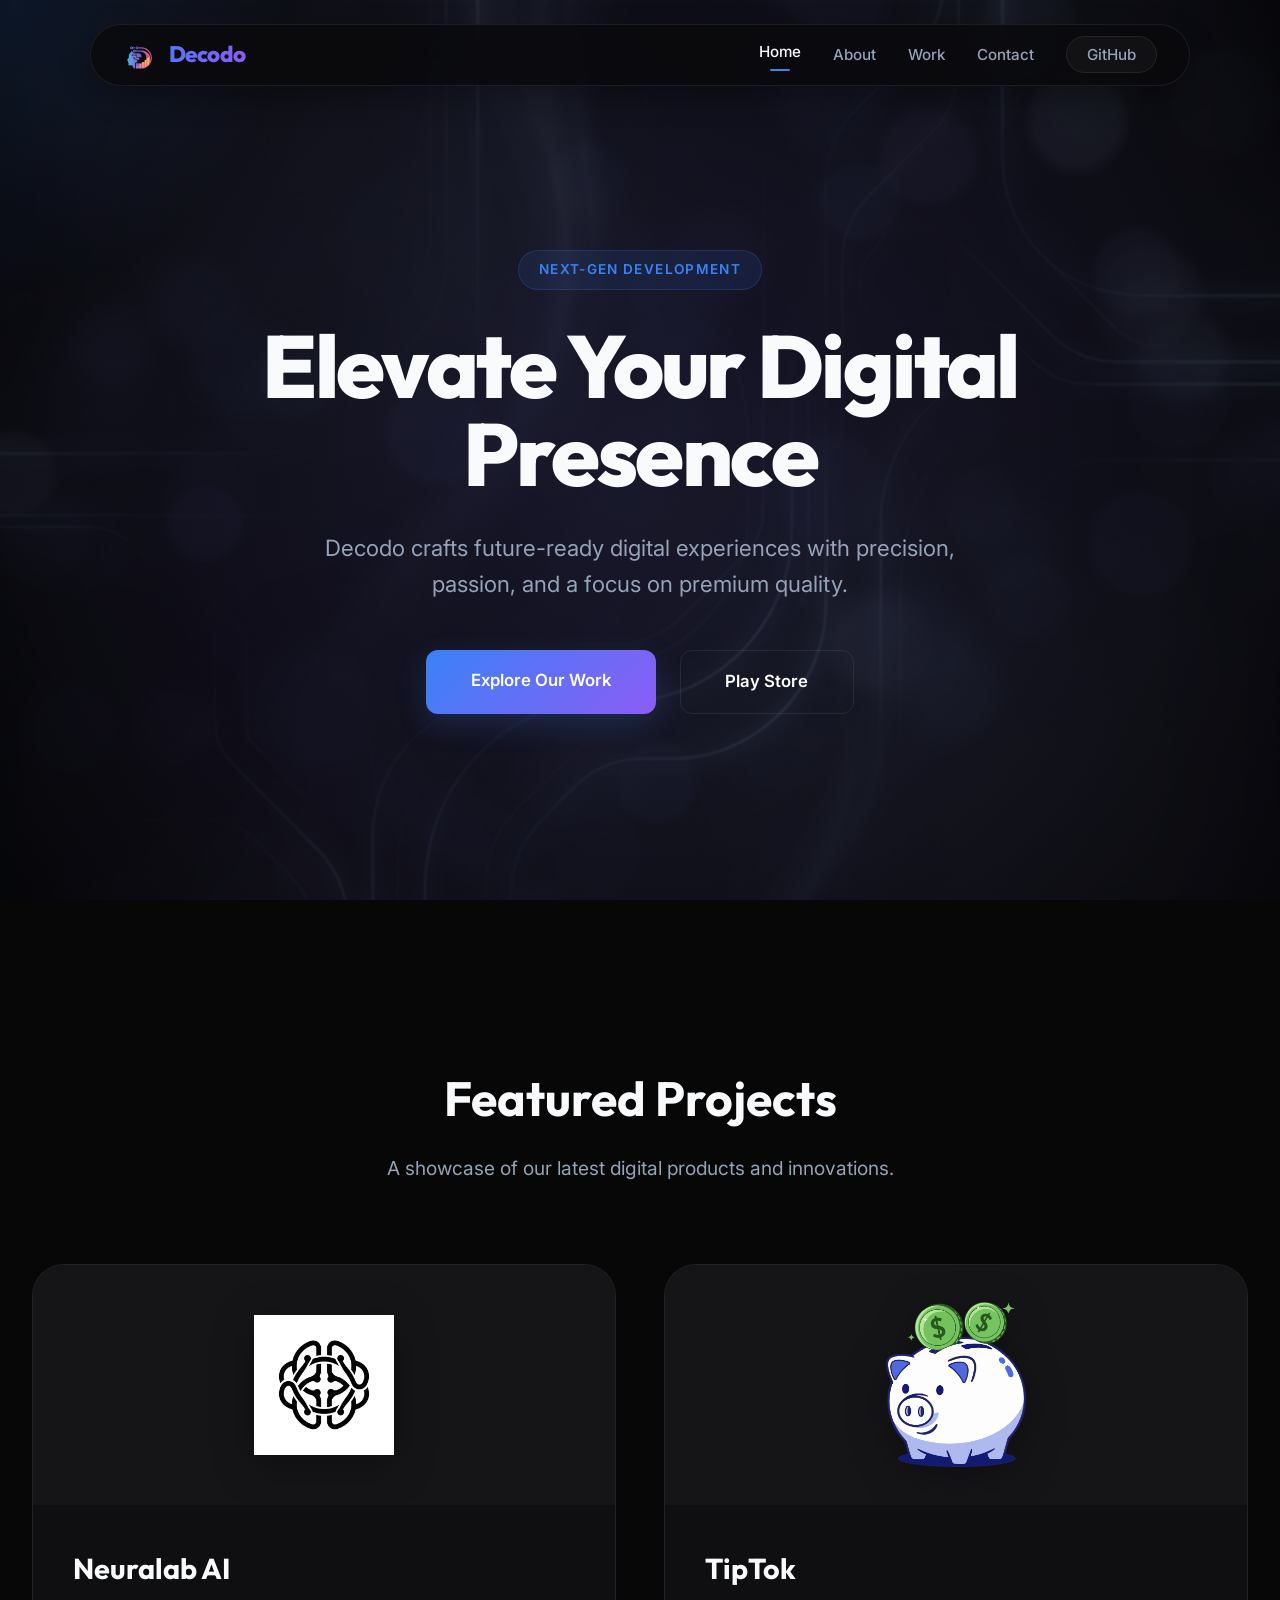
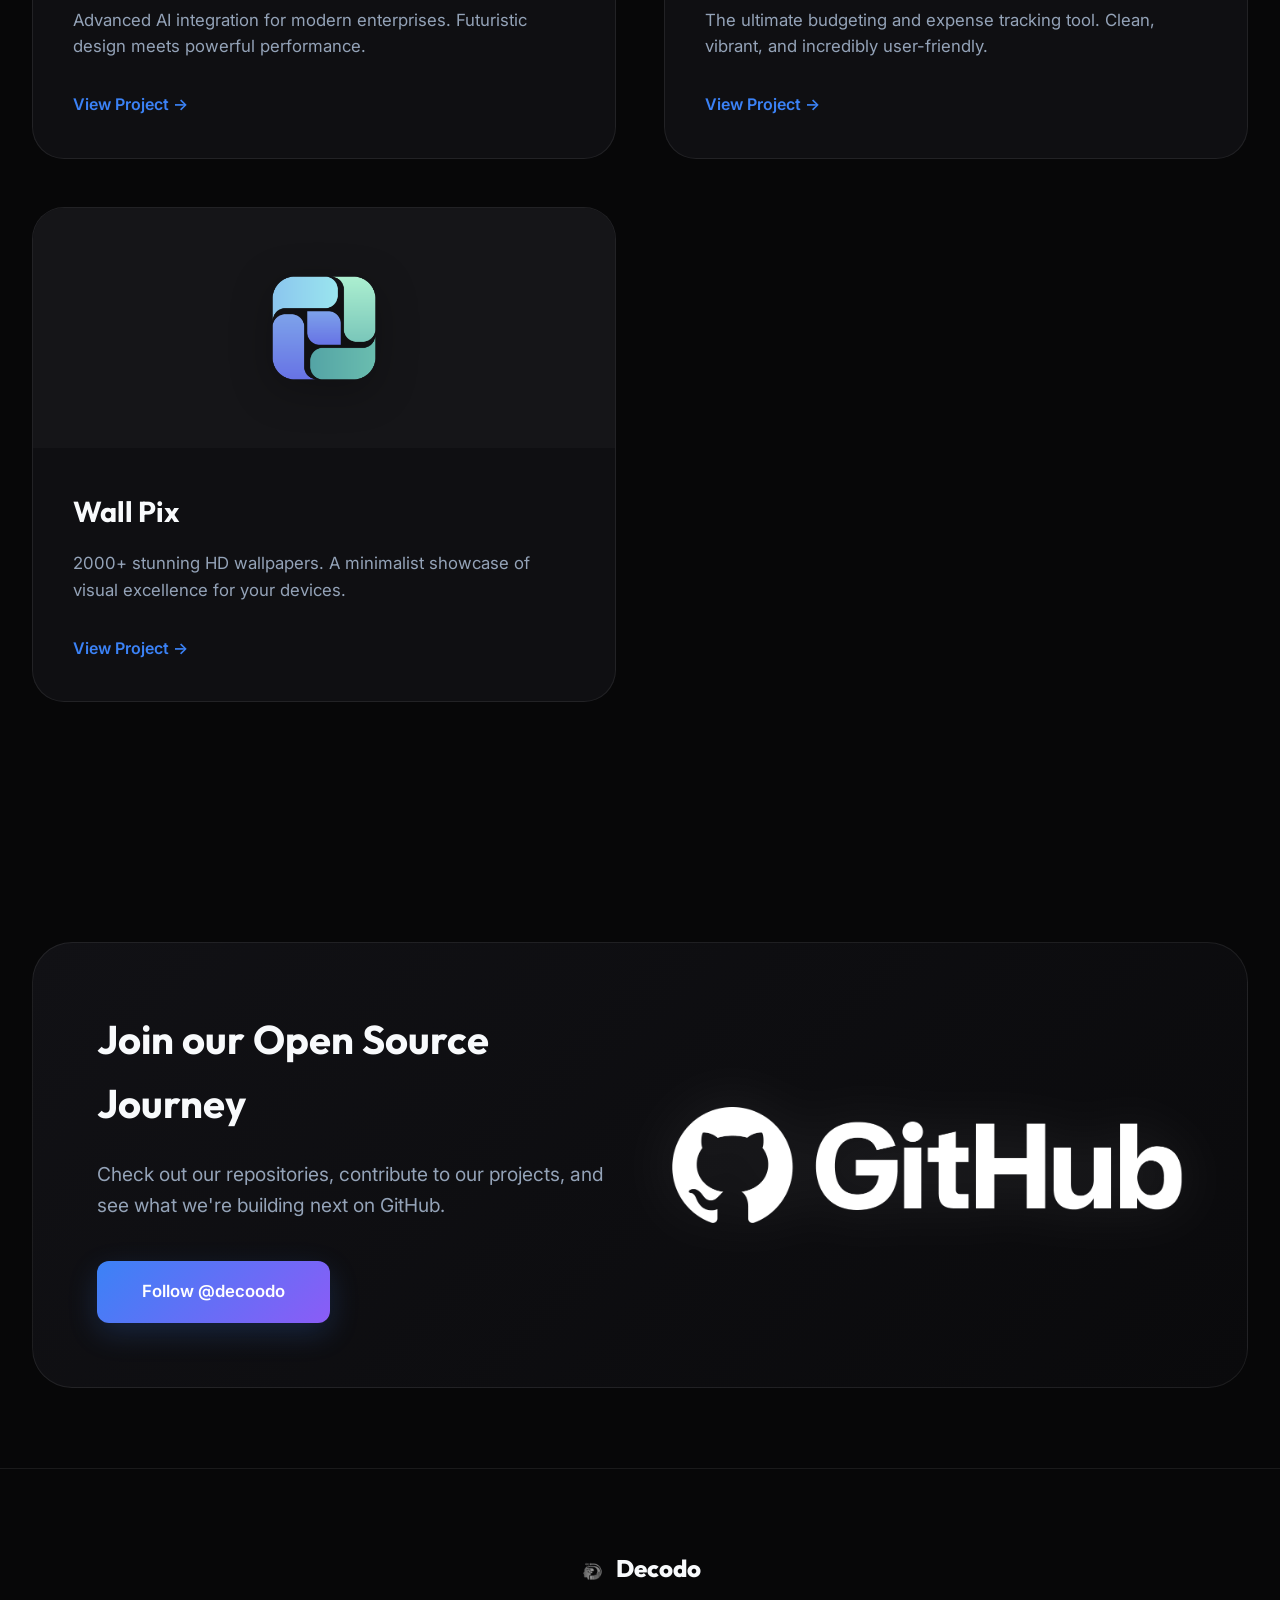
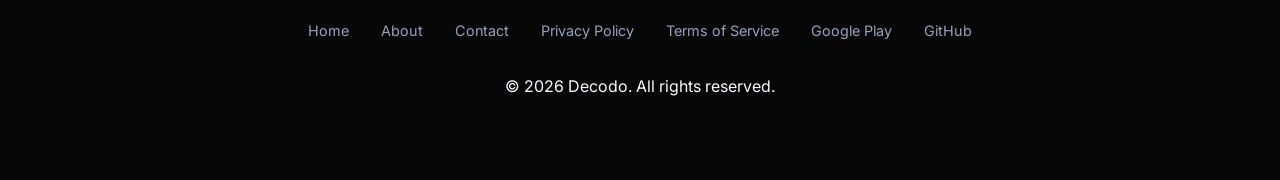
<file: index.html>
<!DOCTYPE html>
<html lang="en">

<head>
    <meta charset="UTF-8" />
    <meta name="viewport" content="width=device-width, initial-scale=1.0" />
    <meta name="description"
        content="Decodo - Crafting the future of premium web experiences. Explore our high-performance AI integration, budgeting tools, and HD wallpapers." />
    <meta name="keywords"
        content="Decodo, Web Development, AI Integration, Budgeting Tool, TipTok, Neuralab AI, Wall Pix, Premium Web Design" />
    <meta name="author" content="Decodo" />

    <!-- Open Graph / Facebook -->
    <meta property="og:type" content="website" />
    <meta property="og:url" content="https://www.decodo.website/" />
    <meta property="og:title" content="Decodo | Premium Web Experiences" />
    <meta property="og:description"
        content="Stunning design meets high-performance web applications. Explore Neuralab AI, TipTok, and Wall Pix." />
    <meta property="og:image" content="assets/imgs/premium_abstract_bg.png" />

    <!-- Twitter -->
    <meta property="twitter:card" content="summary_large_image" />
    <meta property="twitter:url" content="https://www.decodo.website/" />
    <meta property="twitter:title" content="Decodo | Premium Web Experiences" />
    <meta property="twitter:description"
        content="Stunning design meets high-performance web applications. Explore Neuralab AI, TipTok, and Wall Pix." />
    <meta property="twitter:image" content="assets/imgs/premium_abstract_bg.png" />

    <title>Decodo | Smart Web Solutions</title>
    <link rel="icon" type="image/png" href="assets/imgs/logo_decodo.png" />
    <link rel="apple-touch-icon" href="assets/imgs/logo_decodo.png" />
    <link rel="preconnect" href="https://fonts.googleapis.com" />
    <link rel="preconnect" href="https://fonts.gstatic.com" crossorigin="anonymous" />
    <link href="https://fonts.googleapis.com/css2?family=Inter:wght@400;500;600&family=Outfit:wght@700;800&display=swap"
        rel="stylesheet" />
    <link rel="stylesheet" href="assets/css/style.css" />
    <link rel="stylesheet" href="https://unpkg.com/aos@next/dist/aos.css" />
    <link rel="manifest" href="manifest.json" />
    <meta name="theme-color" content="#070708" />
</head>

<body>
    <div class="cursor-glow"></div>
    <nav>
        <div class="nav-container">
            <div class="logo">
                <a href="index.html">
                    <img src="assets/imgs/logo_decodo.png" alt="Decodo Logo"
                        style="height: 32px; vertical-align: middle; margin-right: 10px;" />
                    <span>Decodo</span>
                </a>
            </div>
            <button class="menu-toggle" aria-label="Toggle Menu">
                <span class="bar"></span>
                <span class="bar"></span>
                <span class="bar"></span>
            </button>
            <ul class="nav-links">
                <li><a href="index.html" class="active">Home</a></li>
                <li><a href="about.html">About</a></li>
                <li><a href="index.html#projects">Work</a></li>
                <li><a href="contact.html">Contact</a></li>
                <li><a href="https://github.com/decoodo" target="_blank" class="nav-btn github-nav">
                        <span>GitHub</span>
                    </a></li>
            </ul>
        </div>
    </nav>

    <header class="hero" id="hero">
        <div class="hero-content">
            <span class="badge" data-aos="fade-up">Next-Gen Development</span>
            <h1 data-aos="fade-up" data-aos-delay="100">
                Elevate Your
                </ br>
                <span class="accent-text">
                    Digital Presence
                </span>
            </h1>
            <p data-aos="fade-up" data-aos-delay="200">Decodo crafts future-ready digital experiences with precision,
                passion, and a focus on
                premium quality.</p>
            <div class="hero-btns" data-aos="fade-up" data-aos-delay="300">
                <a href="#projects" class="btn">Explore Our Work</a>
                <a href="https://play.google.com/store/apps/developer?id=Decodo" target="_blank"
                    class="btn btn-outline playstore-btn">
                    <span>Play Store</span>
                </a>
            </div>
        </div>
    </header>

    <section class="projects" id="projects">
        <div class="section-header" data-aos="fade-up">
            <h2>Featured Projects</h2>
            <p>A showcase of our latest digital products and innovations.</p>
        </div>

        <div class="project-grid">
            <!-- Neuralab AI -->
            <a href="neuralab_ai/index.html" class="project-card" data-aos="fade-up">
                <div class="project-image">
                    <img src="neuralab_ai/assets/NeuraLab_AI_logo.png" alt="Neuralab AI" />
                </div>
                <div class="project-info">
                    <h3>Neuralab AI</h3>
                    <p>Advanced AI integration for modern enterprises. Futuristic design meets powerful performance.</p>
                    <span class="project-link">View Project →</span>
                </div>
            </a>

            <!-- TipTok -->
            <a href="tiptok/index.html" class="project-card" data-aos="fade-up" data-aos-delay="100">
                <div class="project-image">
                    <img src="tiptok/assets/imgs/TipTok_playstore_logo.png" alt="TipTok" />
                </div>
                <div class="project-info">
                    <h3>TipTok</h3>
                    <p>The ultimate budgeting and expense tracking tool. Clean, vibrant, and incredibly user-friendly.
                    </p>
                    <span class="project-link">View Project →</span>
                </div>
            </a>

            <!-- Wall Pix -->
            <a href="wall_pix/index.html" class="project-card" data-aos="fade-up" data-aos-delay="200">
                <div class="project-image">
                    <img src="wall_pix/assets/wall_pix_logo.png" alt="Wall Pix" />
                </div>
                <div class="project-info">
                    <h3>Wall Pix</h3>
                    <p>2000+ stunning HD wallpapers. A minimalist showcase of visual excellence for your devices.</p>
                    <span class="project-link">View Project →</span>
                </div>
            </a>
        </div>
    </section>

    <section class="github-section" data-aos="fade-up">
        <div class="github-card">
            <div class="github-content">
                <h2>Join our Open Source Journey</h2>
                <p>Check out our repositories, contribute to our projects, and see what we're building next on GitHub.
                </p>
                <a href="https://github.com/decoodo" target="_blank" class="btn">
                    Follow @decoodo
                </a>
            </div>
            <div class="github-image">
                <div class="github-visual-new">
                    <img src="assets/imgs/GitHub_Lockup_White.png" alt="GitHub Logo" class="github-lockup" />
                </div>
            </div>
        </div>
    </section>

    <footer>
        <div class="footer-content">
            <div class="footer-logo">
                <img src="assets/imgs/logo_decodo.png" alt="Decodo Logo"
                    style="height: 24px; vertical-align: middle; margin-right: 8px; filter: grayscale(1) invert(1);" />
                <span>Decodo</span>
            </div>
            <div class="footer-nav">
                <a href="index.html">Home</a>
                <a href="about.html">About</a>
                <a href="contact.html">Contact</a>
                <a href="privacy_policy.html">Privacy Policy</a>
                <a href="terms_of_service.html">Terms of Service</a>
                <a href="https://play.google.com/store/apps/developer?id=Decodo" target="_blank">Google Play</a>
                <a href="https://github.com/decoodo" target="_blank">GitHub</a>
            </div>
            <p>&copy; 2026 Decodo. All rights reserved.</p>
        </div>
    </footer>

    <script src="https://unpkg.com/aos@next/dist/aos.js"></script>
    <script src="assets/js/script.js" defer></script>
</body>


</html>
</file>
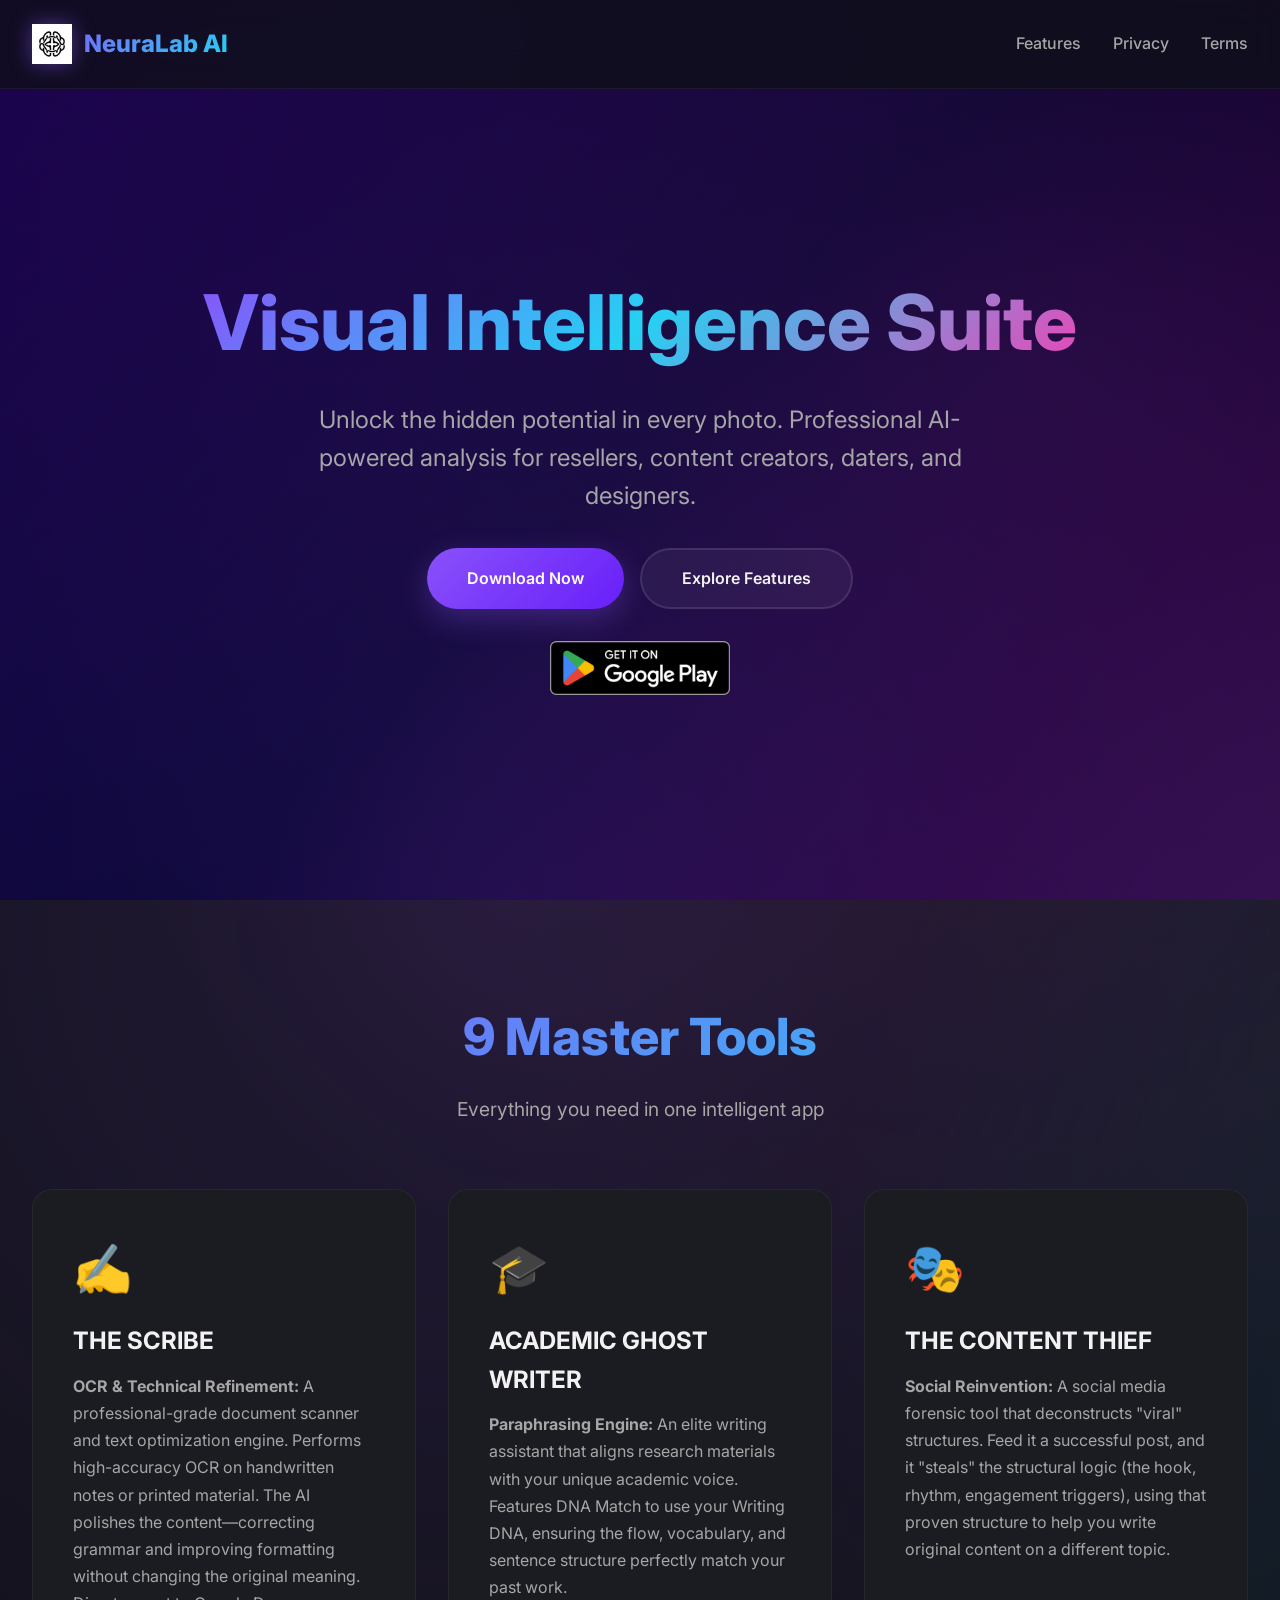
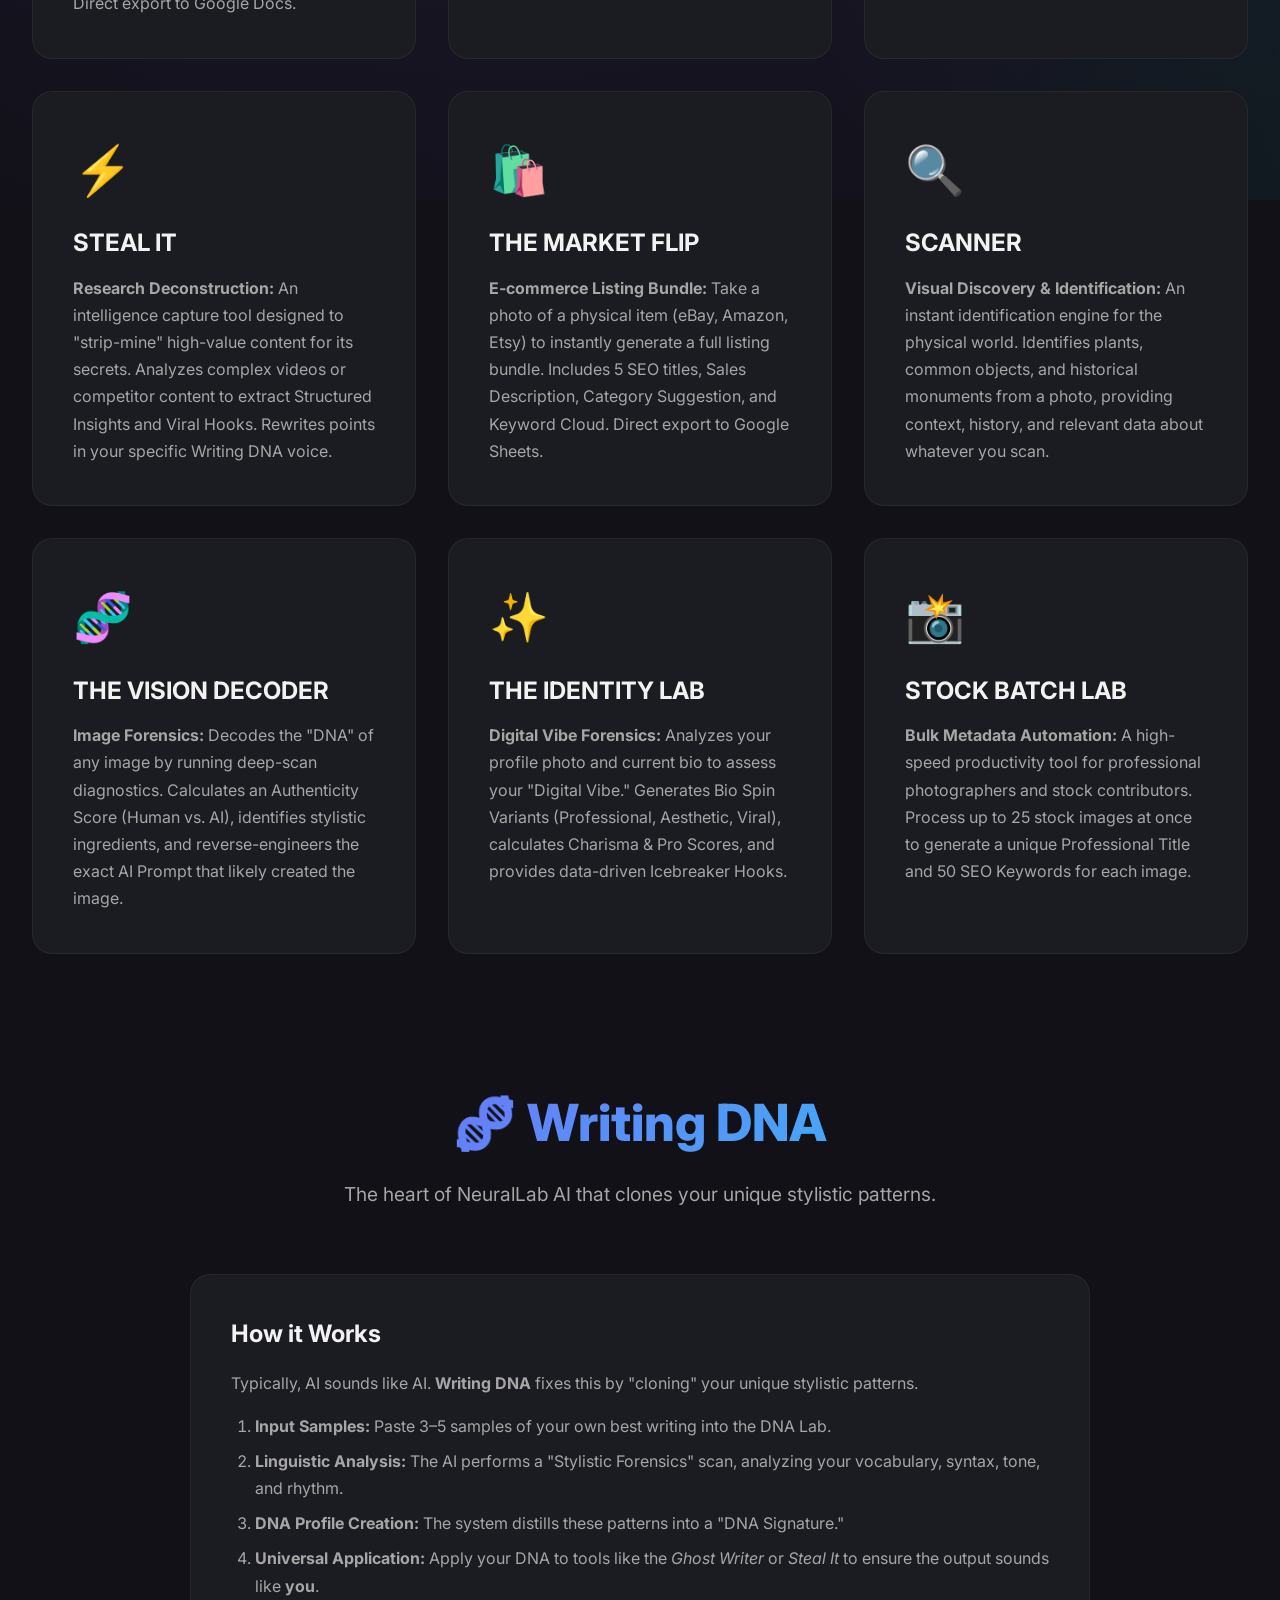
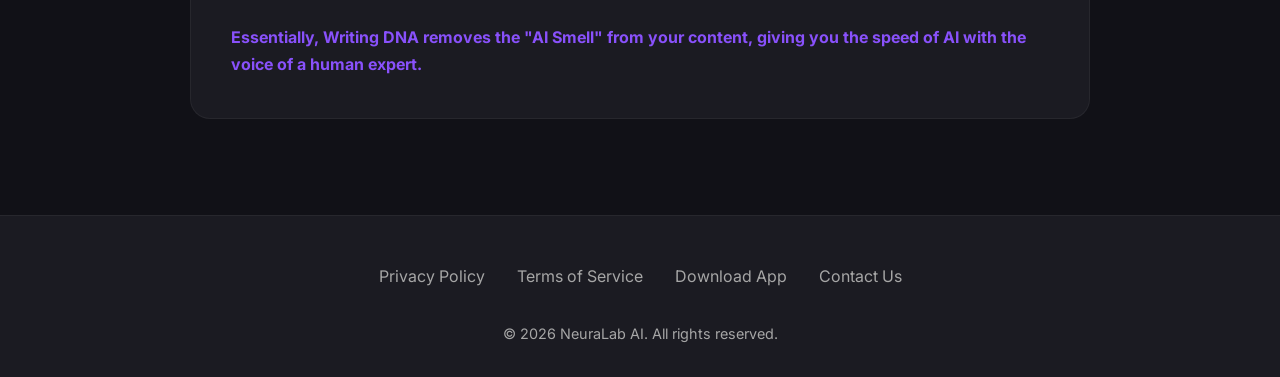
<file: neuralab_ai/index.html>
<!DOCTYPE html>
<html lang="en">

<head>
    <meta charset="UTF-8">
    <meta name="viewport" content="width=device-width, initial-scale=1.0">

    <!-- Primary SEO -->
    <title>NeuraLab AI - Visual Intelligence Suite | AI Tools for Creators & Resellers</title>
    <meta name="description"
        content="NeuraLab AI is a professional visual intelligence suite with 9 powerful AI tools — OCR, e-commerce listings, social content, stock metadata, image forensics, and more. Available on Android.">
    <meta name="keywords"
        content="NeuraLab AI, AI tools, OCR app, e-commerce AI, Writing DNA, stock photo metadata, image forensics, AI content creator, Google Docs export, Google Sheets AI">
    <meta name="author" content="NeuraLab AI">
    <meta name="robots" content="index, follow">
    <link rel="canonical" href="https://www.decodo.website/website/neuralab_ai/">

    <!-- Geo -->
    <meta name="geo.region" content="IN">
    <meta name="geo.placename" content="India">
    <meta name="ICBM" content="20.5937, 78.9629">

    <!-- Open Graph (Facebook / LinkedIn) -->
    <meta property="og:type" content="website">
    <meta property="og:url" content="https://www.decodo.website/website/neuralab_ai/">
    <meta property="og:title" content="NeuraLab AI - Visual Intelligence Suite">
    <meta property="og:description"
        content="9 powerful AI tools in one app — OCR, e-commerce listings, social content reinvention, stock metadata, image forensics, and more.">
    <meta property="og:image" content="https://www.decodo.website/website/neuralab_ai/assets/NeuraLab_AI_logo.png">
    <meta property="og:site_name" content="NeuraLab AI">
    <meta property="og:locale" content="en_US">

    <!-- Twitter Card -->
    <meta name="twitter:card" content="summary_large_image">
    <meta name="twitter:title" content="NeuraLab AI - Visual Intelligence Suite">
    <meta name="twitter:description"
        content="9 powerful AI tools in one app — OCR, e-commerce listings, social content reinvention, stock metadata, image forensics, and more.">
    <meta name="twitter:image" content="https://www.decodo.website/website/neuralab_ai/assets/NeuraLab_AI_logo.png">

    <!-- JSON-LD Structured Data -->
    <script type="application/ld+json">
    {
        "@context": "https://schema.org",
        "@type": "MobileApplication",
        "name": "NeuraLab AI",
        "operatingSystem": "ANDROID",
        "applicationCategory": "UtilitiesApplication",
        "description": "NeuraLab AI is a professional visual intelligence suite with 9 powerful AI tools for content creators, researchers, and e-commerce sellers.",
        "url": "https://www.decodo.website/website/neuralab_ai/",
        "downloadUrl": "https://play.google.com/store/apps/details?id=com.neuralab.ai",
        "offers": {
            "@type": "Offer",
            "price": "0",
            "priceCurrency": "USD"
        },
        "publisher": {
            "@type": "Organization",
            "name": "NeuraLab AI",
            "url": "https://www.decodo.website/website/neuralab_ai/"
        }
    }
    </script>

    <link rel="icon" type="image/png" href="assets/NeuraLab_AI_logo.png">
    <link rel="preconnect" href="https://fonts.googleapis.com">
    <link rel="preconnect" href="https://fonts.gstatic.com" crossorigin>
    <link href="https://fonts.googleapis.com/css2?family=Inter:wght@300;400;500;600;700;800&display=swap"
        rel="stylesheet">
    <style>
        * {
            margin: 0;
            padding: 0;
            box-sizing: border-box;
        }

        :root {
            --primary: hsl(260, 95%, 65%);
            --primary-dark: hsl(260, 95%, 55%);
            --secondary: hsl(190, 90%, 55%);
            --accent: hsl(320, 85%, 60%);
            --bg-dark: hsl(240, 15%, 8%);
            --bg-card: hsl(240, 12%, 12%);
            --text-light: hsl(0, 0%, 95%);
            --text-muted: hsl(0, 0%, 65%);
        }

        body {
            font-family: 'Inter', -apple-system, BlinkMacSystemFont, "Segoe UI", Roboto, sans-serif;
            background: var(--bg-dark);
            color: var(--text-light);
            line-height: 1.6;
            overflow-x: hidden;
        }

        /* Animated Background */
        .bg-gradient {
            position: fixed;
            top: 0;
            left: 0;
            width: 100%;
            height: 100%;
            background: linear-gradient(135deg,
                    hsl(260, 95%, 15%) 0%,
                    hsl(240, 95%, 8%) 50%,
                    hsl(280, 95%, 12%) 100%);
            z-index: -2;
        }

        .bg-gradient::before {
            content: '';
            position: absolute;
            width: 200%;
            height: 200%;
            background: radial-gradient(circle at 20% 50%, hsla(260, 95%, 65%, 0.15) 0%, transparent 50%),
                radial-gradient(circle at 80% 80%, hsla(190, 90%, 55%, 0.15) 0%, transparent 50%),
                radial-gradient(circle at 40% 20%, hsla(320, 85%, 60%, 0.1) 0%, transparent 50%);
            animation: morphing 20s ease-in-out infinite;
        }

        @keyframes morphing {

            0%,
            100% {
                transform: translate(0, 0) scale(1);
            }

            33% {
                transform: translate(-5%, -5%) scale(1.1);
            }

            66% {
                transform: translate(5%, 5%) scale(0.9);
            }
        }

        /* Navigation */
        nav {
            position: fixed;
            top: 0;
            width: 100%;
            padding: 1.5rem 2rem;
            display: flex;
            justify-content: space-between;
            align-items: center;
            z-index: 100;
            background: rgba(15, 15, 25, 0.8);
            backdrop-filter: blur(20px);
            border-bottom: 1px solid rgba(255, 255, 255, 0.05);
        }

        .logo {
            display: flex;
            align-items: center;
            gap: 0.75rem;
            font-size: 1.5rem;
            font-weight: 800;
            background: linear-gradient(135deg, var(--primary), var(--secondary));
            -webkit-background-clip: text;
            -webkit-text-fill-color: transparent;
            background-clip: text;
        }

        .logo img {
            width: 40px;
            height: 40px;
            filter: drop-shadow(0 0 10px rgba(138, 92, 246, 0.5));
        }

        .nav-links {
            display: flex;
            gap: 2rem;
            list-style: none;
        }

        .nav-links a {
            color: var(--text-muted);
            text-decoration: none;
            font-weight: 500;
            transition: all 0.3s ease;
            position: relative;
        }

        .nav-links a::after {
            content: '';
            position: absolute;
            bottom: -5px;
            left: 0;
            width: 0;
            height: 2px;
            background: linear-gradient(90deg, var(--primary), var(--secondary));
            transition: width 0.3s ease;
        }

        .nav-links a:hover {
            color: var(--text-light);
        }

        .nav-links a:hover::after {
            width: 100%;
        }

        /* Hero Section */
        .hero {
            min-height: 100vh;
            display: flex;
            flex-direction: column;
            justify-content: center;
            align-items: center;
            text-align: center;
            padding: 8rem 2rem 4rem;
            position: relative;
        }

        .hero h1 {
            font-size: clamp(2.5rem, 6vw, 5rem);
            font-weight: 800;
            background: linear-gradient(135deg,
                    var(--primary) 0%,
                    var(--secondary) 50%,
                    var(--accent) 100%);
            -webkit-background-clip: text;
            -webkit-text-fill-color: transparent;
            background-clip: text;
            margin-bottom: 1rem;
            animation: fadeInUp 0.8s ease-out;
        }

        .hero .tagline {
            font-size: clamp(1.1rem, 2vw, 1.5rem);
            color: var(--text-muted);
            max-width: 700px;
            margin: 0 auto 2rem;
            animation: fadeInUp 0.8s ease-out 0.2s both;
        }

        .hero .cta-buttons {
            display: flex;
            gap: 1rem;
            flex-wrap: wrap;
            justify-content: center;
            animation: fadeInUp 0.8s ease-out 0.4s both;
        }

        .btn {
            padding: 1rem 2.5rem;
            border-radius: 50px;
            font-weight: 600;
            text-decoration: none;
            transition: all 0.3s ease;
            display: inline-flex;
            align-items: center;
            gap: 0.5rem;
            border: none;
            cursor: pointer;
            font-size: 1rem;
        }

        .btn-primary {
            background: linear-gradient(135deg, var(--primary), var(--primary-dark));
            color: white;
            box-shadow: 0 10px 30px rgba(138, 92, 246, 0.3);
        }

        .btn-primary:hover {
            transform: translateY(-3px);
            box-shadow: 0 15px 40px rgba(138, 92, 246, 0.5);
        }

        .btn-secondary {
            background: rgba(255, 255, 255, 0.05);
            color: var(--text-light);
            border: 2px solid rgba(255, 255, 255, 0.1);
            backdrop-filter: blur(10px);
        }

        .btn-secondary:hover {
            background: rgba(255, 255, 255, 0.1);
            border-color: rgba(255, 255, 255, 0.2);
            transform: translateY(-3px);
        }

        .play-badge {
            max-width: 180px;
            height: auto;
            transition: transform 0.3s ease;
        }

        .play-badge:hover {
            transform: scale(1.05);
        }

        @keyframes fadeInUp {
            from {
                opacity: 0;
                transform: translateY(30px);
            }

            to {
                opacity: 1;
                transform: translateY(0);
            }
        }

        /* Features Section */
        .features {
            padding: 6rem 2rem;
            max-width: 1400px;
            margin: 0 auto;
        }

        .section-header {
            text-align: center;
            margin-bottom: 4rem;
        }

        .section-header h2 {
            font-size: clamp(2rem, 4vw, 3.5rem);
            font-weight: 800;
            margin-bottom: 1rem;
            background: linear-gradient(135deg, var(--primary), var(--secondary));
            -webkit-background-clip: text;
            -webkit-text-fill-color: transparent;
            background-clip: text;
        }

        .section-header p {
            color: var(--text-muted);
            font-size: 1.2rem;
        }

        .features-grid {
            display: grid;
            grid-template-columns: repeat(auto-fit, minmax(350px, 1fr));
            gap: 2rem;
        }

        .feature-card {
            background: var(--bg-card);
            border-radius: 20px;
            padding: 2.5rem;
            border: 1px solid rgba(255, 255, 255, 0.05);
            transition: all 0.4s ease;
            position: relative;
            overflow: hidden;
        }

        .feature-card::before {
            content: '';
            position: absolute;
            top: 0;
            left: 0;
            width: 100%;
            height: 100%;
            background: linear-gradient(135deg, rgba(138, 92, 246, 0.1), rgba(45, 212, 191, 0.1));
            opacity: 0;
            transition: opacity 0.4s ease;
        }

        .feature-card:hover {
            transform: translateY(-10px);
            border-color: rgba(138, 92, 246, 0.3);
            box-shadow: 0 20px 60px rgba(138, 92, 246, 0.2);
        }

        .feature-card:hover::before {
            opacity: 1;
        }

        .feature-icon {
            font-size: 3rem;
            margin-bottom: 1rem;
            display: block;
        }

        .feature-card h3 {
            font-size: 1.5rem;
            font-weight: 700;
            margin-bottom: 0.75rem;
            position: relative;
            z-index: 1;
        }

        .feature-card p {
            color: var(--text-muted);
            line-height: 1.7;
            position: relative;
            z-index: 1;
        }

        /* Footer */
        footer {
            background: var(--bg-card);
            padding: 3rem 2rem 2rem;
            border-top: 1px solid rgba(255, 255, 255, 0.05);
            text-align: center;
        }

        .footer-links {
            display: flex;
            gap: 2rem;
            justify-content: center;
            margin-bottom: 2rem;
            flex-wrap: wrap;
        }

        .footer-links a {
            color: var(--text-muted);
            text-decoration: none;
            transition: color 0.3s ease;
        }

        .footer-links a:hover {
            color: var(--primary);
        }

        .copyright {
            color: var(--text-muted);
            font-size: 0.9rem;
        }

        /* Responsive */
        @media (max-width: 768px) {
            nav {
                padding: 1rem;
            }

            .nav-links {
                gap: 1rem;
            }

            .hero {
                padding: 6rem 1.5rem 3rem;
            }

            .cta-buttons {
                flex-direction: column;
                align-items: center;
            }

            .features {
                padding: 4rem 1.5rem;
            }

            .features-grid {
                grid-template-columns: 1fr;
            }
        }

        /* Scroll Reveal Animation */
        .reveal {
            opacity: 0;
            transform: translateY(50px);
            transition: all 0.6s ease-out;
        }

        .reveal.active {
            opacity: 1;
            transform: translateY(0);
        }
    </style>
</head>

<body>
    <div class="bg-gradient"></div>

    <!-- Navigation -->
    <nav>
        <div class="logo">
            <img src="assets/NeuraLab_AI_logo.png" alt="NeuraLab AI Logo">
            <span>NeuraLab AI</span>
        </div>
        <ul class="nav-links">
            <li><a href="#features">Features</a></li>
            <li><a href="privacy_policy.html">Privacy</a></li>
            <li><a href="terms_of_service.html">Terms</a></li>
        </ul>
    </nav>

    <!-- Hero Section -->
    <section class="hero">
        <h1>Visual Intelligence Suite</h1>
        <p class="tagline">
            Unlock the hidden potential in every photo. Professional AI-powered analysis for resellers, content
            creators, daters, and designers.
        </p>
        <div class="cta-buttons">
            <a href="https://play.google.com/store/apps/details?id=com.neuralab.ai" target="_blank"
                class="btn btn-primary">
                Download Now
            </a>
            <a href="#features" class="btn btn-secondary">
                Explore Features
            </a>
        </div>
        <div style="margin-top: 2rem;">
            <a href="https://play.google.com/store/apps/details?id=com.neuralab.ai" target="_blank">
                <img src="assets/GetItOnGooglePlay_Badge_Web_color_English.png" alt="Get it on Google Play"
                    class="play-badge">
            </a>
        </div>
    </section>

    <!-- Features Section -->
    <section id="features" class="features">
        <div class="section-header">
            <h2>9 Master Tools</h2>
            <p>Everything you need in one intelligent app</p>
        </div>

        <div class="features-grid">
            <!-- Feature 1: THE SCRIBE -->
            <div class="feature-card reveal">
                <span class="feature-icon">✍️</span>
                <h3>THE SCRIBE</h3>
                <p>
                    <strong>OCR & Technical Refinement:</strong> A professional-grade document scanner and text
                    optimization engine. Performs high-accuracy OCR on handwritten notes or printed material. The AI
                    polishes the content—correcting grammar and improving formatting without changing the original
                    meaning. Direct export to Google Docs.
                </p>
            </div>

            <!-- Feature 2: ACADEMIC GHOST WRITER -->
            <div class="feature-card reveal">
                <span class="feature-icon">🎓</span>
                <h3>ACADEMIC GHOST WRITER</h3>
                <p>
                    <strong>Paraphrasing Engine:</strong> An elite writing assistant that aligns research materials with
                    your unique academic voice. Features DNA Match to use your Writing DNA, ensuring the flow,
                    vocabulary, and sentence structure perfectly match your past work.
                </p>
            </div>

            <!-- Feature 3: THE CONTENT THIEF -->
            <div class="feature-card reveal">
                <span class="feature-icon">🎭</span>
                <h3>THE CONTENT THIEF</h3>
                <p>
                    <strong>Social Reinvention:</strong> A social media forensic tool that deconstructs "viral"
                    structures. Feed it a successful post, and it "steals" the structural logic (the hook, rhythm,
                    engagement triggers), using that proven structure to help you write original content on a different
                    topic.
                </p>
            </div>

            <!-- Feature 4: STEAL IT -->
            <div class="feature-card reveal">
                <span class="feature-icon">⚡</span>
                <h3>STEAL IT</h3>
                <p>
                    <strong>Research Deconstruction:</strong> An intelligence capture tool designed to "strip-mine"
                    high-value content for its secrets. Analyzes complex videos or competitor content to extract
                    Structured Insights and Viral Hooks. Rewrites points in your specific Writing DNA voice.
                </p>
            </div>

            <!-- Feature 5: THE MARKET FLIP -->
            <div class="feature-card reveal">
                <span class="feature-icon">🛍️</span>
                <h3>THE MARKET FLIP</h3>
                <p>
                    <strong>E-commerce Listing Bundle:</strong> Take a photo of a physical item (eBay, Amazon, Etsy) to
                    instantly generate a full listing bundle. Includes 5 SEO titles, Sales Description, Category
                    Suggestion, and Keyword Cloud. Direct export to Google Sheets.
                </p>
            </div>

            <!-- Feature 6: SCANNER -->
            <div class="feature-card reveal">
                <span class="feature-icon">🔍</span>
                <h3>SCANNER</h3>
                <p>
                    <strong>Visual Discovery & Identification:</strong> An instant identification engine for the
                    physical world. Identifies plants, common objects, and historical monuments from a photo, providing
                    context, history, and relevant data about whatever you scan.
                </p>
            </div>

            <!-- Feature 7: THE VISION DECODER -->
            <div class="feature-card reveal">
                <span class="feature-icon">🧬</span>
                <h3>THE VISION DECODER</h3>
                <p>
                    <strong>Image Forensics:</strong> Decodes the "DNA" of any image by running deep-scan diagnostics.
                    Calculates an Authenticity Score (Human vs. AI), identifies stylistic ingredients, and
                    reverse-engineers the exact AI Prompt that likely created the image.
                </p>
            </div>

            <!-- Feature 8: THE IDENTITY LAB -->
            <div class="feature-card reveal">
                <span class="feature-icon">✨</span>
                <h3>THE IDENTITY LAB</h3>
                <p>
                    <strong>Digital Vibe Forensics:</strong> Analyzes your profile photo and current bio to assess your
                    "Digital Vibe." Generates Bio Spin Variants (Professional, Aesthetic, Viral), calculates Charisma &
                    Pro Scores, and provides data-driven Icebreaker Hooks.
                </p>
            </div>

            <!-- Feature 9: STOCK BATCH LAB -->
            <div class="feature-card reveal">
                <span class="feature-icon">📸</span>
                <h3>STOCK BATCH LAB</h3>
                <p>
                    <strong>Bulk Metadata Automation:</strong> A high-speed productivity tool for professional
                    photographers and stock contributors. Process up to 25 stock images at once to generate a unique
                    Professional Title and 50 SEO Keywords for each image.
                </p>
            </div>
        </div>
    </section>

    <!-- DNA Section -->
    <section id="dna" class="features" style="padding-top: 2rem;">
        <div class="section-header">
            <h2>🧬 Writing DNA</h2>
            <p>The heart of NeuralLab AI that clones your unique stylistic patterns.</p>
        </div>
        <div class="feature-card reveal" style="max-width: 900px; margin: 0 auto; text-align: left;">
            <h3 style="margin-bottom: 1rem;">How it Works</h3>
            <p style="margin-bottom: 1rem;">Typically, AI sounds like AI. <strong>Writing DNA</strong> fixes this by
                "cloning" your unique stylistic patterns.</p>
            <ol style="margin-left: 1.5rem; color: var(--text-muted); line-height: 1.7;">
                <li style="margin-bottom: 0.5rem;"><strong>Input Samples:</strong> Paste 3–5 samples of your own best
                    writing into the DNA Lab.</li>
                <li style="margin-bottom: 0.5rem;"><strong>Linguistic Analysis:</strong> The AI performs a "Stylistic
                    Forensics" scan, analyzing your vocabulary, syntax, tone, and rhythm.</li>
                <li style="margin-bottom: 0.5rem;"><strong>DNA Profile Creation:</strong> The system distills these
                    patterns into a "DNA Signature."</li>
                <li style="margin-bottom: 0.5rem;"><strong>Universal Application:</strong> Apply your DNA to tools like
                    the <em>Ghost Writer</em> or <em>Steal It</em> to ensure the output sounds like
                    <strong>you</strong>.
                </li>
            </ol>
            <p style="margin-top: 1.5rem; color: var(--primary);"><strong>Essentially, Writing DNA removes the "AI
                    Smell" from your content, giving you the speed of AI with the voice of a human expert.</strong></p>
        </div>
    </section>

    <!-- Footer -->
    <footer>
        <div class="footer-links">
            <a href="privacy_policy.html">Privacy Policy</a>
            <a href="terms_of_service.html">Terms of Service</a>
            <a href="https://play.google.com/store/apps/details?id=com.neuralab.ai" target="_blank">Download App</a>
            <a href="#" id="contact-link">Contact Us</a>
        </div>
        <p class="copyright">&copy; 2026 NeuraLab AI. All rights reserved.</p>
    </footer>

    <script src="assets/js/script.js"></script>
</body>

</html>
</file>
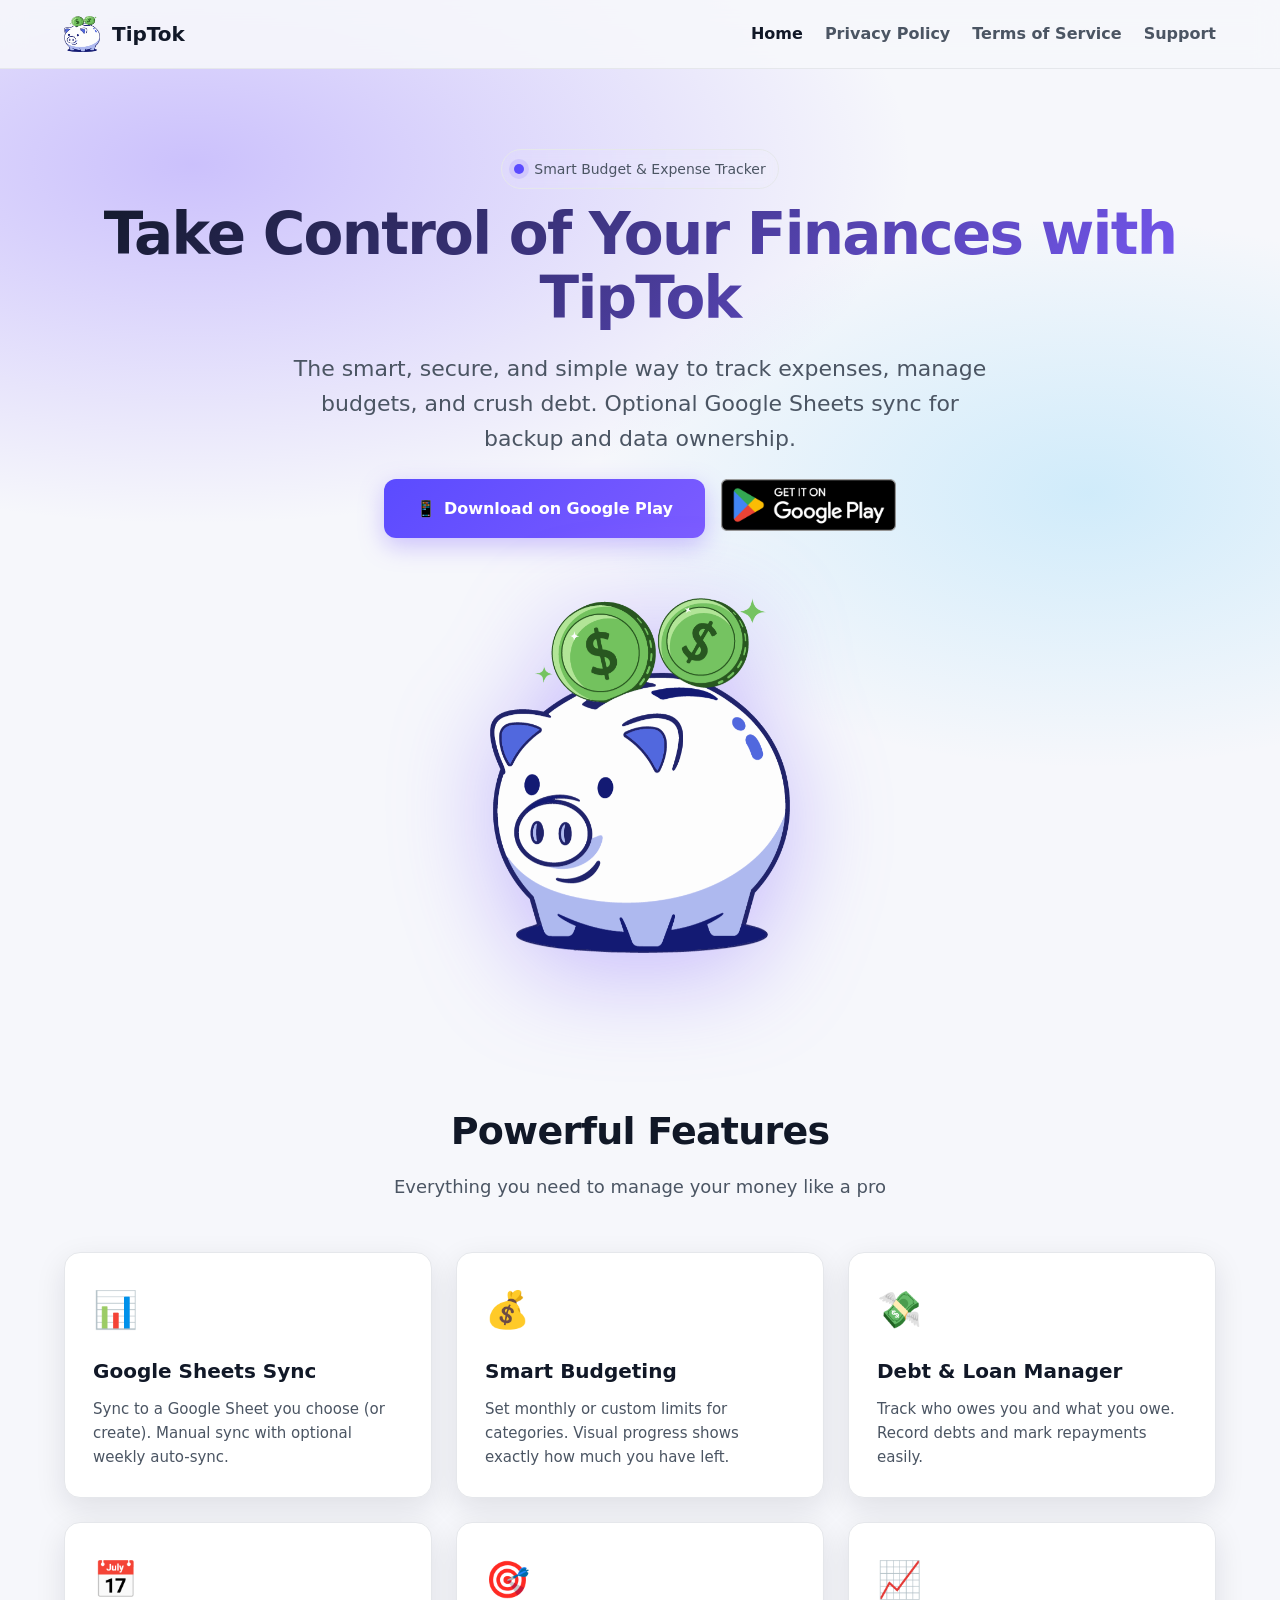
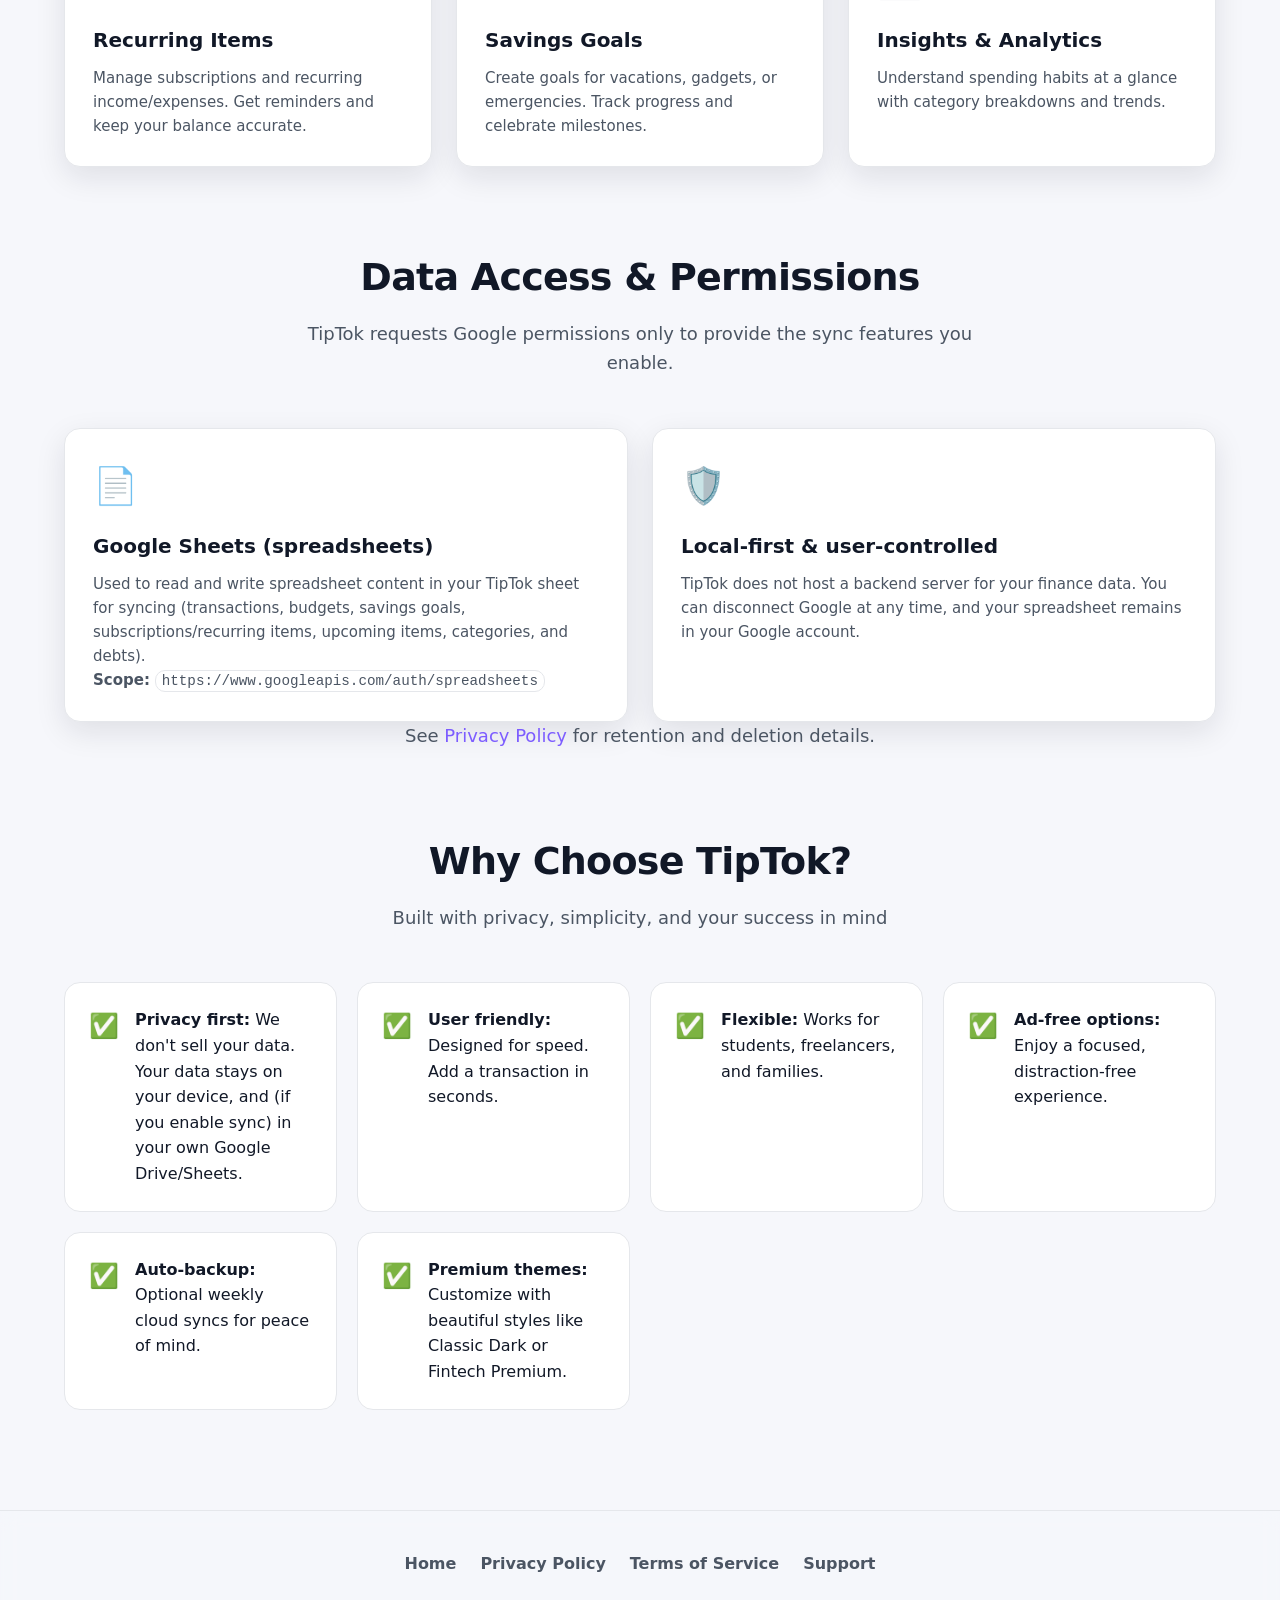
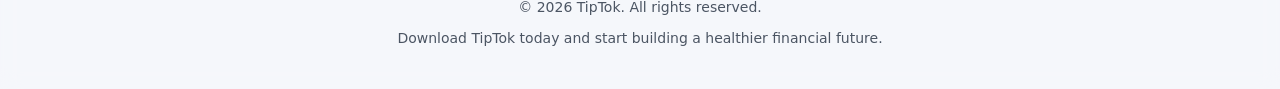
<file: tiptok/index.html>
<!doctype html>
<html lang="en">

<head>
    <meta charset="utf-8" />
    <meta name="viewport" content="width=device-width, initial-scale=1" />
    <meta name="description"
        content="TipTok is a smart budget and expense tracker for Android with optional Google Sheets sync, budgeting tools, recurring items, debt tracking, and insights." />
    <meta name="keywords"
        content="TipTok, expense tracker, budget, finance, money management, Google Sheets sync, debt tracker, savings goals" />
    <meta name="robots" content="index,follow" />
    <meta name="application-name" content="TipTok" />
    <meta name="theme-color" content="#0b0f17" />
    <meta name="color-scheme" content="dark light" />
    <meta name="referrer" content="strict-origin-when-cross-origin" />
    <meta name="format-detection" content="telephone=no" />

    <meta property="og:title" content="TipTok: Smart Budget & Expense Tracker" />
    <meta property="og:description"
        content="Track expenses, manage budgets, and optionally sync to a Google Sheet you control." />
    <meta property="og:type" content="website" />
    <meta property="og:site_name" content="TipTok" />
    <meta property="og:locale" content="en_US" />
    <meta property="og:image" content="assets/imgs/TipTok_playstore_logo.png" />
    <meta name="twitter:card" content="summary" />
    <meta name="twitter:title" content="TipTok: Smart Budget & Expense Tracker" />
    <meta name="twitter:description"
        content="Track expenses, manage budgets, and optionally sync to a Google Sheet you control." />
    <meta name="twitter:image" content="assets/imgs/TipTok_playstore_logo.png" />
    <meta name="author" content="TipTok" />

    <link rel="icon" type="image/png" href="assets/imgs/TipTok_playstore_logo.png" />
    <link rel="apple-touch-icon" href="assets/imgs/TipTok_playstore_logo.png" />
    <title>TipTok: Smart Budget & Expense Tracker</title>

    <link rel="stylesheet" href="assets/css/style.css" />
    <script defer src="assets/js/script.js"></script>

    <script type="application/ld+json">
    {
      "@context": "https://schema.org",
      "@type": "SoftwareApplication",
      "name": "TipTok",
      "operatingSystem": "Android",
      "applicationCategory": "FinanceApplication",
      "description": "Smart budget and expense tracker with optional Google Sheets sync.",
      "downloadUrl": "https://play.google.com/store/apps/details?id=com.tip.tok"
    }
  </script>
</head>

<body>
    <a class="skip-link" href="#main">Skip to content</a>

    <nav class="site-nav" aria-label="Primary navigation">
        <div class="nav-content">
            <a href="index.html" class="logo" aria-label="TipTok Home">
                <img src="assets/imgs/TipTok_playstore_logo.png" alt="TipTok Logo" width="36" height="36">
                <span>TipTok</span>
            </a>
            <ul class="nav-links">
                <li><a href="index.html">Home</a></li>
                <li><a href="privacy_policy.html">Privacy Policy</a></li>
                <li><a href="terms_of_service.html">Terms of Service</a></li>
                <li><a href="mailto:decodoinfo@gmail.com">Support</a></li>
            </ul>
        </div>
    </nav>

    <main id="main">
        <!-- Hero Section -->
        <section class="hero" aria-labelledby="hero-title">
            <div class="badge">
                <span class="dot" aria-hidden="true"></span>
                Smart Budget & Expense Tracker
            </div>
            <h1 id="hero-title">Take Control of Your Finances with TipTok</h1>
            <p class="subtitle">
                The smart, secure, and simple way to track expenses, manage budgets, and crush debt.
                Optional Google Sheets sync for backup and data ownership.
            </p>

            <div class="cta-buttons">
                <a href="https://play.google.com/store/apps/details?id=com.tip.tok" class="btn-primary" target="_blank"
                    rel="noopener noreferrer">
                    <span aria-hidden="true">📱</span>
                    Download on Google Play
                </a>
                <a href="https://play.google.com/store/apps/details?id=com.tip.tok" target="_blank"
                    rel="noopener noreferrer" aria-label="Get it on Google Play">
                    <img src="assets/imgs/GetItOnGooglePlay_Badge_Web_color_English.png" alt="Get it on Google Play"
                        class="play-badge" loading="lazy">
                </a>
            </div>
            <div class="hero-image" aria-hidden="true">
                <img src="assets/imgs/TipTok_playstore_logo.png" alt="" loading="lazy">
            </div>
        </section>

        <!-- Features Section -->
        <section class="features" aria-labelledby="features-title">
            <div class="section-header">
                <h2 class="section-title" id="features-title">Powerful Features</h2>
                <p class="section-desc">Everything you need to manage your money like a pro</p>
            </div>
            <div class="feature-grid">
                <div class="feature-card">
                    <div class="feature-icon" aria-hidden="true">📊</div>
                    <h3 class="feature-title">Google Sheets Sync</h3>
                    <p class="feature-desc">
                        Sync to a Google Sheet you choose (or create). Manual sync with optional weekly auto-sync.
                    </p>
                </div>
                <div class="feature-card">
                    <div class="feature-icon" aria-hidden="true">💰</div>
                    <h3 class="feature-title">Smart Budgeting</h3>
                    <p class="feature-desc">
                        Set monthly or custom limits for categories. Visual progress shows exactly how much you have
                        left.
                    </p>
                </div>
                <div class="feature-card">
                    <div class="feature-icon" aria-hidden="true">💸</div>
                    <h3 class="feature-title">Debt & Loan Manager</h3>
                    <p class="feature-desc">
                        Track who owes you and what you owe. Record debts and mark repayments easily.
                    </p>
                </div>
                <div class="feature-card">
                    <div class="feature-icon" aria-hidden="true">📅</div>
                    <h3 class="feature-title">Recurring Items</h3>
                    <p class="feature-desc">
                        Manage subscriptions and recurring income/expenses. Get reminders and keep your balance
                        accurate.
                    </p>
                </div>
                <div class="feature-card">
                    <div class="feature-icon" aria-hidden="true">🎯</div>
                    <h3 class="feature-title">Savings Goals</h3>
                    <p class="feature-desc">
                        Create goals for vacations, gadgets, or emergencies. Track progress and celebrate milestones.
                    </p>
                </div>
                <div class="feature-card">
                    <div class="feature-icon" aria-hidden="true">📈</div>
                    <h3 class="feature-title">Insights & Analytics</h3>
                    <p class="feature-desc">
                        Understand spending habits at a glance with category breakdowns and trends.
                    </p>
                </div>
            </div>
        </section>

        <!-- Data Access / OAuth Homepage Requirements -->
        <section class="features" aria-label="Data Access and Permissions">
            <div class="section-header">
                <h2 class="section-title">Data Access & Permissions</h2>
                <p class="section-desc">
                    TipTok requests Google permissions only to provide the sync features you enable.
                </p>
            </div>
            <div class="feature-grid">

                <div class="feature-card">
                    <div class="feature-icon" aria-hidden="true">📄</div>
                    <h3 class="feature-title">Google Sheets (spreadsheets)</h3>
                    <p class="feature-desc">
                        Used to read and write spreadsheet content in your TipTok sheet for syncing (transactions,
                        budgets, savings
                        goals, subscriptions/recurring items, upcoming items, categories, and debts).
                        <br><strong>Scope:</strong> <code>https://www.googleapis.com/auth/spreadsheets</code>
                    </p>
                </div>
                <div class="feature-card">
                    <div class="feature-icon" aria-hidden="true">🛡️</div>
                    <h3 class="feature-title">Local-first & user-controlled</h3>
                    <p class="feature-desc">
                        TipTok does not host a backend server for your finance data. You can disconnect Google at any
                        time, and your
                        spreadsheet remains in your Google account.
                    </p>
                </div>
            </div>
            <div class="section-header section-header--compact">
                <p class="section-desc">
                    See <a href="privacy_policy.html">Privacy Policy</a> for retention and deletion details.
                </p>
            </div>
        </section>

        <!-- Why Choose Section -->
        <section class="why-choose" aria-labelledby="why-title">
            <div class="section-header">
                <h2 class="section-title" id="why-title">Why Choose TipTok?</h2>
                <p class="section-desc">Built with privacy, simplicity, and your success in mind</p>
            </div>
            <div class="reasons">
                <div class="reason">
                    <span class="checkmark" aria-hidden="true">✅</span>
                    <span class="reason-text"><strong>Privacy first:</strong> We don't sell your data. Your data stays
                        on your
                        device, and (if you enable sync) in your own Google Drive/Sheets.</span>
                </div>
                <div class="reason">
                    <span class="checkmark" aria-hidden="true">✅</span>
                    <span class="reason-text"><strong>User friendly:</strong> Designed for speed. Add a transaction in
                        seconds.</span>
                </div>
                <div class="reason">
                    <span class="checkmark" aria-hidden="true">✅</span>
                    <span class="reason-text"><strong>Flexible:</strong> Works for students, freelancers, and
                        families.</span>
                </div>
                <div class="reason">
                    <span class="checkmark" aria-hidden="true">✅</span>
                    <span class="reason-text"><strong>Ad-free options:</strong> Enjoy a focused, distraction-free
                        experience.</span>
                </div>
                <div class="reason">
                    <span class="checkmark" aria-hidden="true">✅</span>
                    <span class="reason-text"><strong>Auto-backup:</strong> Optional weekly cloud syncs for peace of
                        mind.</span>
                </div>
                <div class="reason">
                    <span class="checkmark" aria-hidden="true">✅</span>
                    <span class="reason-text"><strong>Premium themes:</strong> Customize with beautiful styles like
                        Classic Dark
                        or Fintech Premium.</span>
                </div>
            </div>
        </section>
    </main>

    <footer class="site-footer">
        <div class="footer-content">
            <ul class="footer-links">
                <li><a href="index.html">Home</a></li>
                <li><a href="privacy_policy.html">Privacy Policy</a></li>
                <li><a href="terms_of_service.html">Terms of Service</a></li>
                <li><a href="mailto:decodoinfo@gmail.com">Support</a></li>
            </ul>
            <p class="footer-text">© <span data-year></span> TipTok. All rights reserved.</p>
            <p class="footer-text">Download TipTok today and start building a healthier financial future.</p>
        </div>
    </footer>
</body>

</html>
</file>
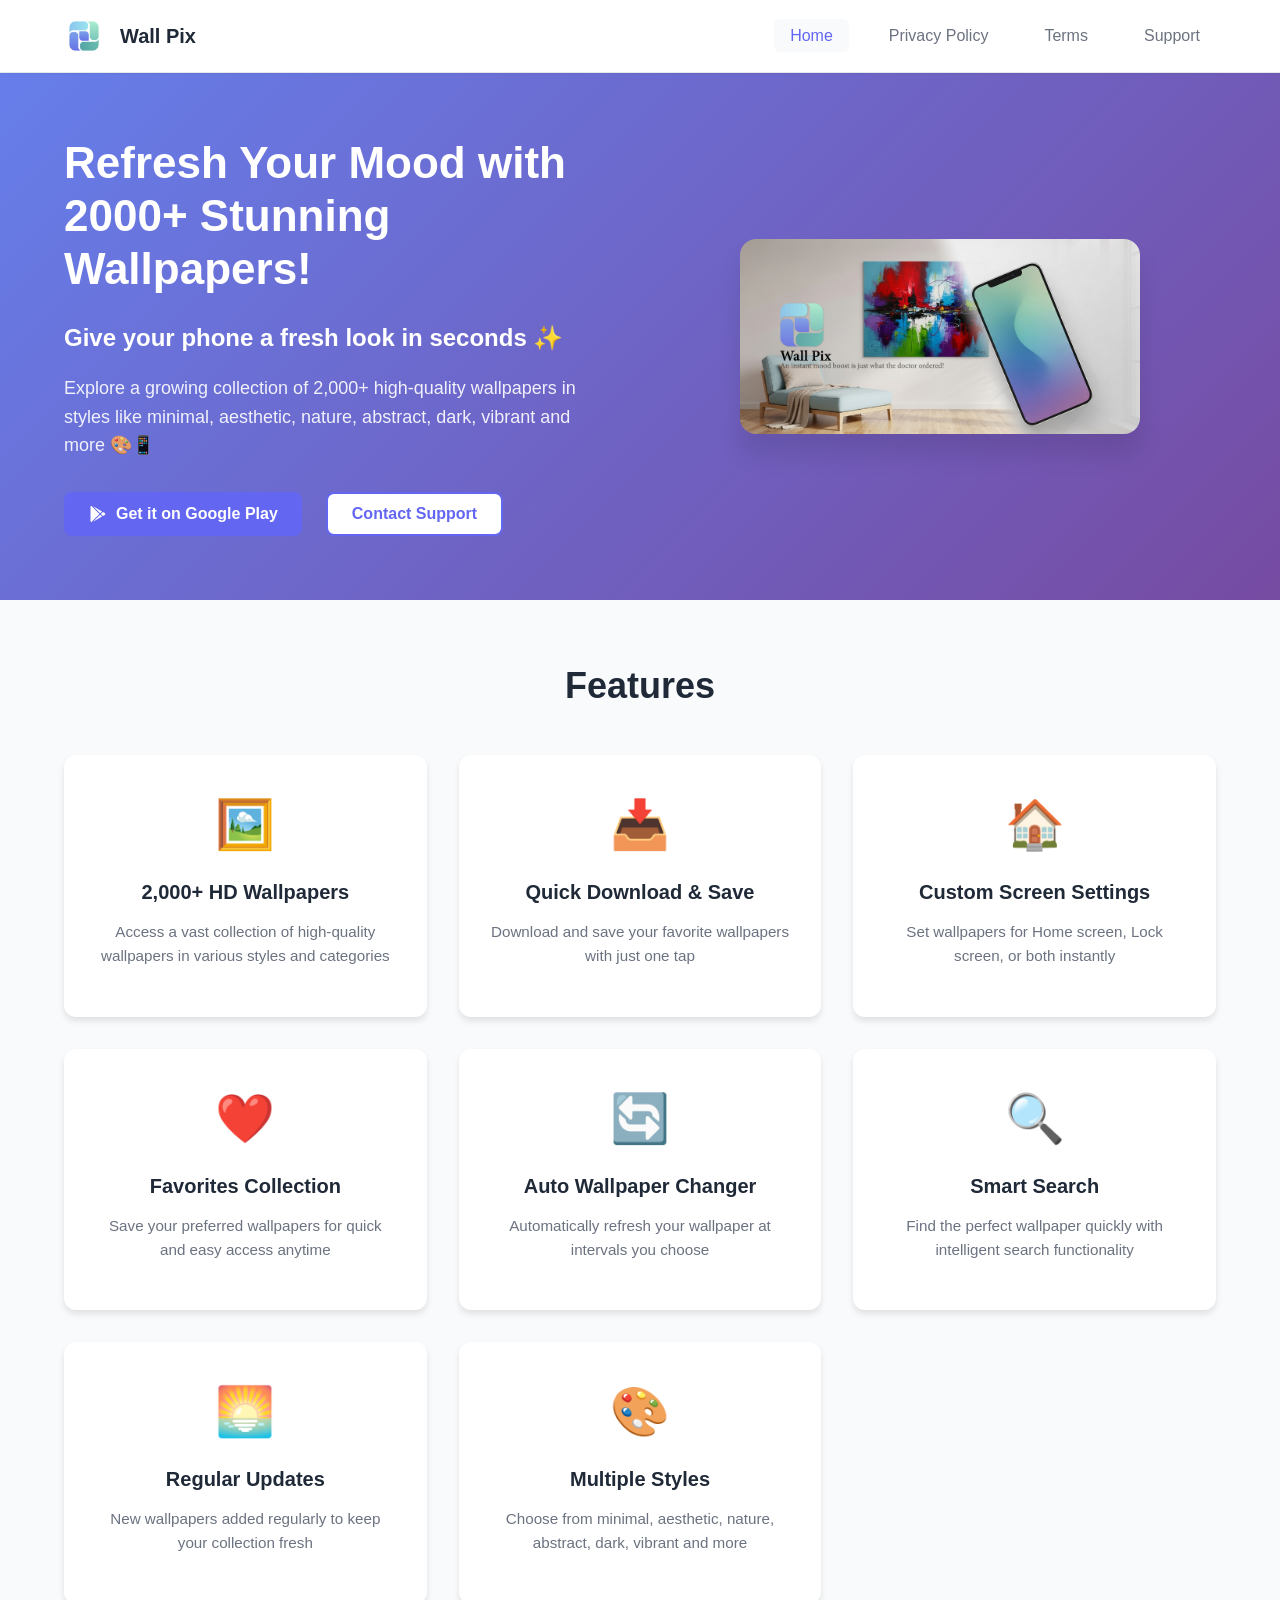
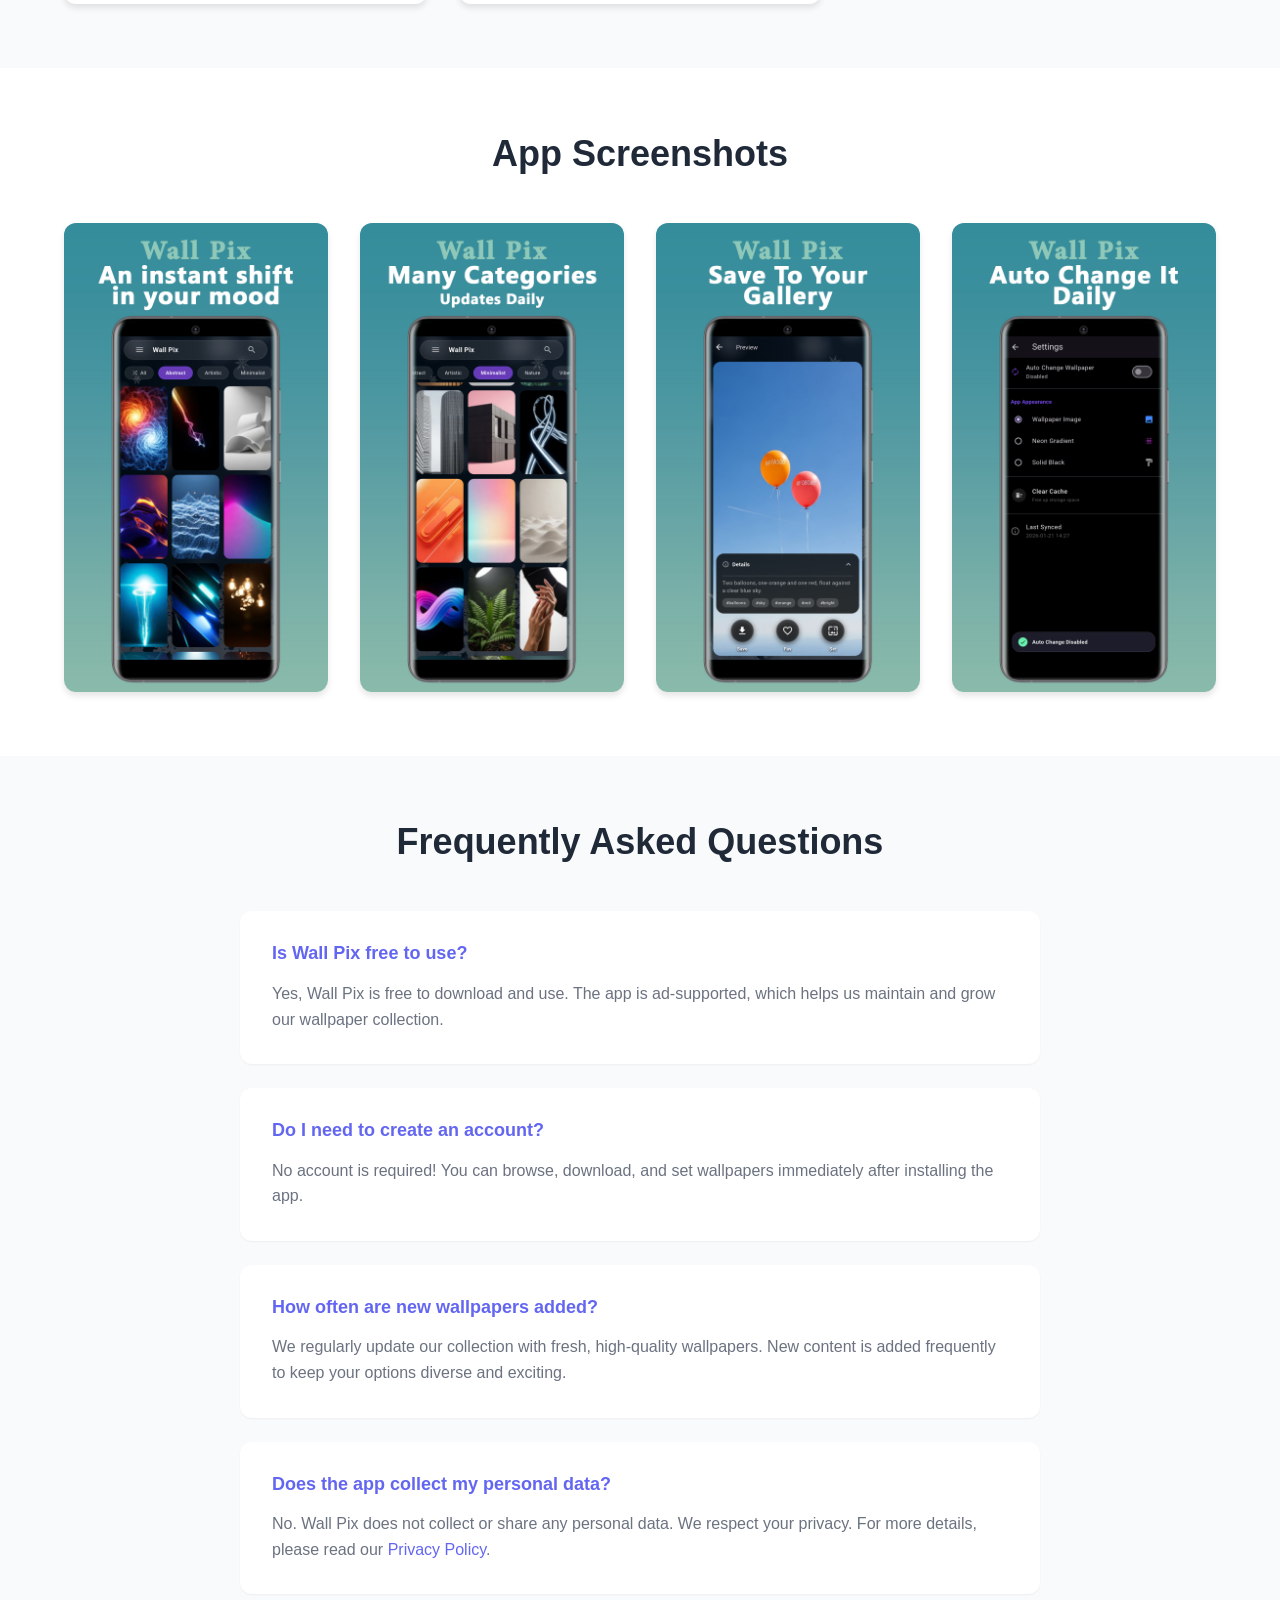
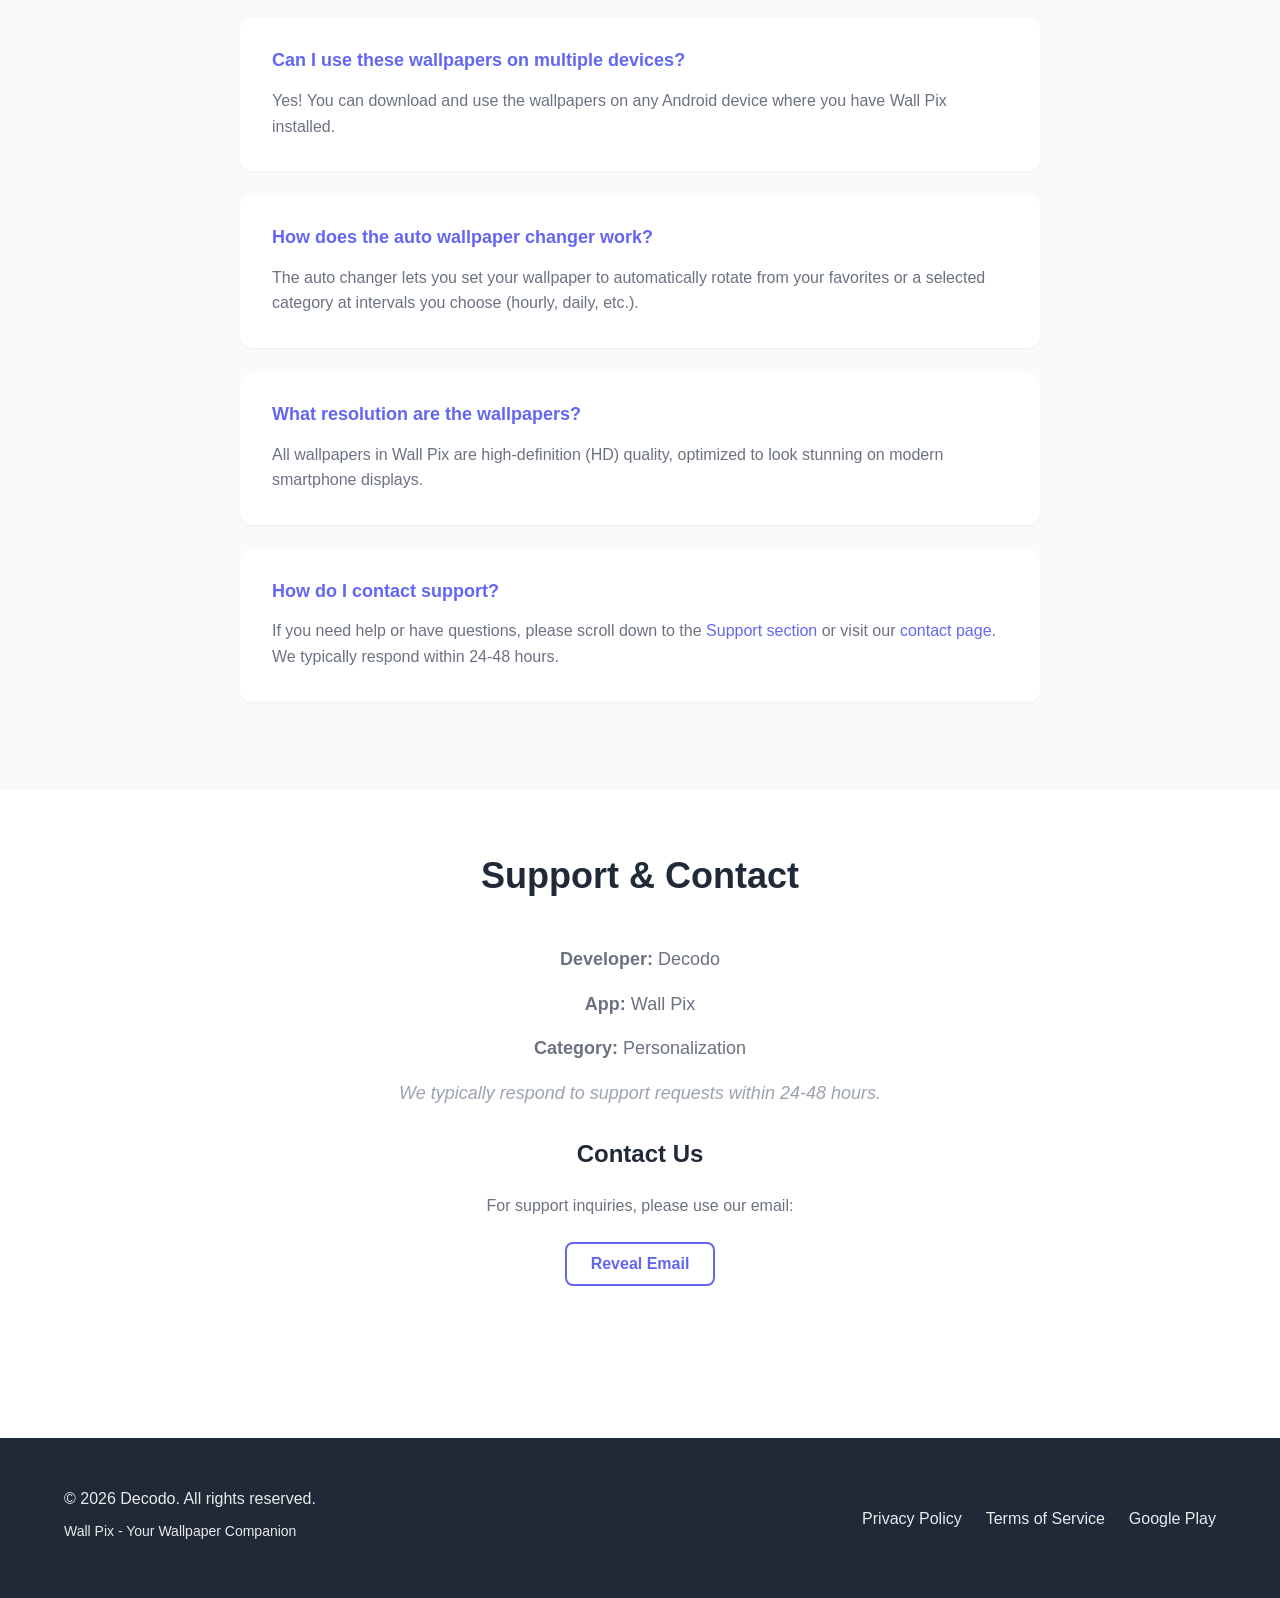
<file: wall_pix/index.html>
<!DOCTYPE html>
<html lang="en">

<head>
    <meta charset="UTF-8">
    <meta name="viewport" content="width=device-width, initial-scale=1.0">
    <meta name="description"
        content="Wall Pix - Refresh your mood with 2000+ stunning wallpapers! Download high-quality HD wallpapers for your Android phone.">
    <meta name="keywords"
        content="wallpapers, HD wallpapers, phone wallpapers, android wallpapers, aesthetic wallpapers">

    <!-- Open Graph tags -->
    <meta property="og:title" content="Wall Pix - 2000+ Stunning HD Wallpapers">
    <meta property="og:description"
        content="Refresh your mood with 2000+ stunning wallpapers! Quick download, auto changer, favorites and more.">
    <meta property="og:type" content="website">
    <meta property="og:image" content="assets/wall_pix_logo.png">

    <title>Wall Pix - 2000+ Stunning HD Wallpapers for Android</title>

    <!-- Favicon -->
    <link rel="icon" type="image/png" sizes="32x32" href="assets/wall_pix_logo.png">
    <link rel="icon" type="image/png" sizes="16x16" href="assets/wall_pix_logo.png">
    <link rel="apple-touch-icon" href="assets/wall_pix_logo.png">

    <link rel="stylesheet" href="styles.css">
</head>

<body>
    <!-- Header -->
    <header>
        <div class="container">
            <div class="header-content">
                <div class="logo-section">
                    <img src="assets/wall_pix_logo.png" alt="Wall Pix Logo" class="logo">
                    <span class="app-name">Wall Pix</span>
                </div>
                <nav>
                    <ul class="nav-menu">
                        <li><a href="index.html" class="active">Home</a></li>
                        <li><a href="privacy_policy.html">Privacy Policy</a></li>
                        <li><a href="terms_of_service.html">Terms</a></li>
                        <li><a href="#support">Support</a></li>
                    </ul>
                </nav>
            </div>
        </div>
    </header>

    <main>
        <!-- Hero Section -->
        <section class="hero">
            <div class="container">
                <div class="hero-content">
                    <h1>Refresh Your Mood with 2000+ Stunning Wallpapers!</h1>
                    <p class="hero-subtitle">Give your phone a fresh look in seconds ✨</p>
                    <p class="hero-description">Explore a growing collection of 2,000+ high-quality wallpapers in styles
                        like minimal, aesthetic, nature, abstract, dark, vibrant and more 🎨📱</p>

                    <div class="cta-buttons">
                        <a href="https://play.google.com/store/apps/details?id=com.wall.pix" class="btn btn-primary"
                            target="_blank" rel="noopener noreferrer">
                            <svg class="btn-icon" viewBox="0 0 24 24" fill="currentColor">
                                <path
                                    d="M3,20.5V3.5C3,2.91 3.34,2.39 3.84,2.15L13.69,12L3.84,21.85C3.34,21.6 3,21.09 3,20.5M16.81,15.12L6.05,21.34L14.54,12.85L16.81,15.12M20.16,10.81C20.5,11.08 20.75,11.5 20.75,12C20.75,12.5 20.53,12.9 20.18,13.18L17.89,14.5L15.39,12L17.89,9.5L20.16,10.81M6.05,2.66L16.81,8.88L14.54,11.15L6.05,2.66Z" />
                            </svg>
                            Get it on Google Play
                        </a>
                        <a href="#support" class="btn btn-secondary">Contact Support</a>
                    </div>
                </div>
                <div class="hero-image">
                    <!-- Replace with your actual hero/screenshot file in /assets -->
                    <img src="assets/Wall_Pix_Feature_Graphic_3.png.jpg" alt="Wall Pix App Screenshot"
                        class="app-screenshot">
                </div>
            </div>
        </section>

        <!-- Features Section -->
        <section class="features">
            <div class="container">
                <h2>Features</h2>
                <div class="features-grid">
                    <div class="feature-card">
                        <div class="feature-icon">🖼️</div>
                        <h3>2,000+ HD Wallpapers</h3>
                        <p>Access a vast collection of high-quality wallpapers in various styles and categories</p>
                    </div>

                    <div class="feature-card">
                        <div class="feature-icon">📥</div>
                        <h3>Quick Download & Save</h3>
                        <p>Download and save your favorite wallpapers with just one tap</p>
                    </div>

                    <div class="feature-card">
                        <div class="feature-icon">🏠</div>
                        <h3>Custom Screen Settings</h3>
                        <p>Set wallpapers for Home screen, Lock screen, or both instantly</p>
                    </div>

                    <div class="feature-card">
                        <div class="feature-icon">❤️</div>
                        <h3>Favorites Collection</h3>
                        <p>Save your preferred wallpapers for quick and easy access anytime</p>
                    </div>

                    <div class="feature-card">
                        <div class="feature-icon">🔄</div>
                        <h3>Auto Wallpaper Changer</h3>
                        <p>Automatically refresh your wallpaper at intervals you choose</p>
                    </div>

                    <div class="feature-card">
                        <div class="feature-icon">🔍</div>
                        <h3>Smart Search</h3>
                        <p>Find the perfect wallpaper quickly with intelligent search functionality</p>
                    </div>

                    <div class="feature-card">
                        <div class="feature-icon">🌅</div>
                        <h3>Regular Updates</h3>
                        <p>New wallpapers added regularly to keep your collection fresh</p>
                    </div>

                    <div class="feature-card">
                        <div class="feature-icon">🎨</div>
                        <h3>Multiple Styles</h3>
                        <p>Choose from minimal, aesthetic, nature, abstract, dark, vibrant and more</p>
                    </div>
                </div>
            </div>
        </section>

        <!-- Screenshots Section -->
        <section class="screenshots">
            <div class="container">
                <h2>App Screenshots</h2>
                <div class="screenshots-grid">
                    <!-- Replace with your actual screenshot files in /assets -->
                    <img src="assets/home_screen.jpg" alt="Wall Pix Screenshot 1" class="screenshot-img">
                    <img src="assets/many_categories.jpg" alt="Wall Pix Screenshot 2" class="screenshot-img">
                    <img src="assets/save_to_gallery.jpg" alt="Wall Pix Screenshot 3" class="screenshot-img">
                    <img src="assets/auto_change.jpg" alt="Wall Pix Screenshot 4" class="screenshot-img">
                </div>
            </div>
        </section>

        <!-- FAQ Section -->
        <section class="faq">
            <div class="container">
                <h2>Frequently Asked Questions</h2>
                <div class="faq-list">
                    <div class="faq-item">
                        <h3>Is Wall Pix free to use?</h3>
                        <p>Yes, Wall Pix is free to download and use. The app is ad-supported, which helps us maintain
                            and grow our wallpaper collection.</p>
                    </div>

                    <div class="faq-item">
                        <h3>Do I need to create an account?</h3>
                        <p>No account is required! You can browse, download, and set wallpapers immediately after
                            installing the app.</p>
                    </div>

                    <div class="faq-item">
                        <h3>How often are new wallpapers added?</h3>
                        <p>We regularly update our collection with fresh, high-quality wallpapers. New content is added
                            frequently to keep your options diverse and exciting.</p>
                    </div>

                    <div class="faq-item">
                        <h3>Does the app collect my personal data?</h3>
                        <p>No. Wall Pix does not collect or share any personal data. We respect your privacy. For more
                            details, please read our <a href="privacy_policy.html">Privacy Policy</a>.</p>
                    </div>

                    <div class="faq-item">
                        <h3>Can I use these wallpapers on multiple devices?</h3>
                        <p>Yes! You can download and use the wallpapers on any Android device where you have Wall Pix
                            installed.</p>
                    </div>

                    <div class="faq-item">
                        <h3>How does the auto wallpaper changer work?</h3>
                        <p>The auto changer lets you set your wallpaper to automatically rotate from your favorites or a
                            selected category at intervals you choose (hourly, daily, etc.).</p>
                    </div>

                    <div class="faq-item">
                        <h3>What resolution are the wallpapers?</h3>
                        <p>All wallpapers in Wall Pix are high-definition (HD) quality, optimized to look stunning on
                            modern smartphone displays.</p>
                    </div>

                    <div class="faq-item">
                        <h3>How do I contact support?</h3>
                        <p>If you need help or have questions, please scroll down to the <a href="#support">Support
                                section</a> or visit our <a href="#support">contact page</a>. We typically respond
                            within 24-48 hours.</p>
                    </div>
                </div>
            </div>
        </section>

        <!-- Support/Contact Section -->
        <section class="support" id="support">
            <div class="container">
                <h2>Support & Contact</h2>
                <div class="support-content">
                    <div class="support-info">
                        <p><strong>Developer:</strong> Decodo</p>
                        <p><strong>App:</strong> Wall Pix</p>
                        <p><strong>Category:</strong> Personalization</p>
                        <p class="response-time">We typically respond to support requests within 24-48 hours.</p>
                    </div>

                    <div class="contact-methods">
                        <h3>Contact Us</h3>
                        <div class="email-reveal">
                            <p>For support inquiries, please use our email:</p>
                            <div class="email-buttons">
                                <button id="reveal-email-btn" class="btn btn-secondary">Reveal Email</button>
                                <button id="copy-email-btn" class="btn btn-secondary" style="display: none;">Copy
                                    Email</button>
                            </div>
                            <p id="email-display" class="email-text"></p>
                            <noscript>
                                <p class="email-noscript">decoodo [at] protonmail [dot] com</p>
                            </noscript>
                        </div>
                    </div>
                </div>
            </div>
        </section>
    </main>

    <!-- Footer -->
    <footer>
        <div class="container">
            <div class="footer-content">
                <div class="footer-info">
                    <p>&copy; 2026 Decodo. All rights reserved.</p>
                    <p class="footer-app">Wall Pix - Your Wallpaper Companion</p>
                </div>
                <nav class="footer-nav">
                    <a href="privacy_policy.html">Privacy Policy</a>
                    <a href="terms_of_service.html">Terms of Service</a>
                    <a href="https://play.google.com/store/apps/details?id=com.wall.pix" target="_blank"
                        rel="noopener noreferrer">Google Play</a>
                </nav>
            </div>
        </div>
    </footer>

    <script src="script.js"></script>
</body>

</html>
</file>
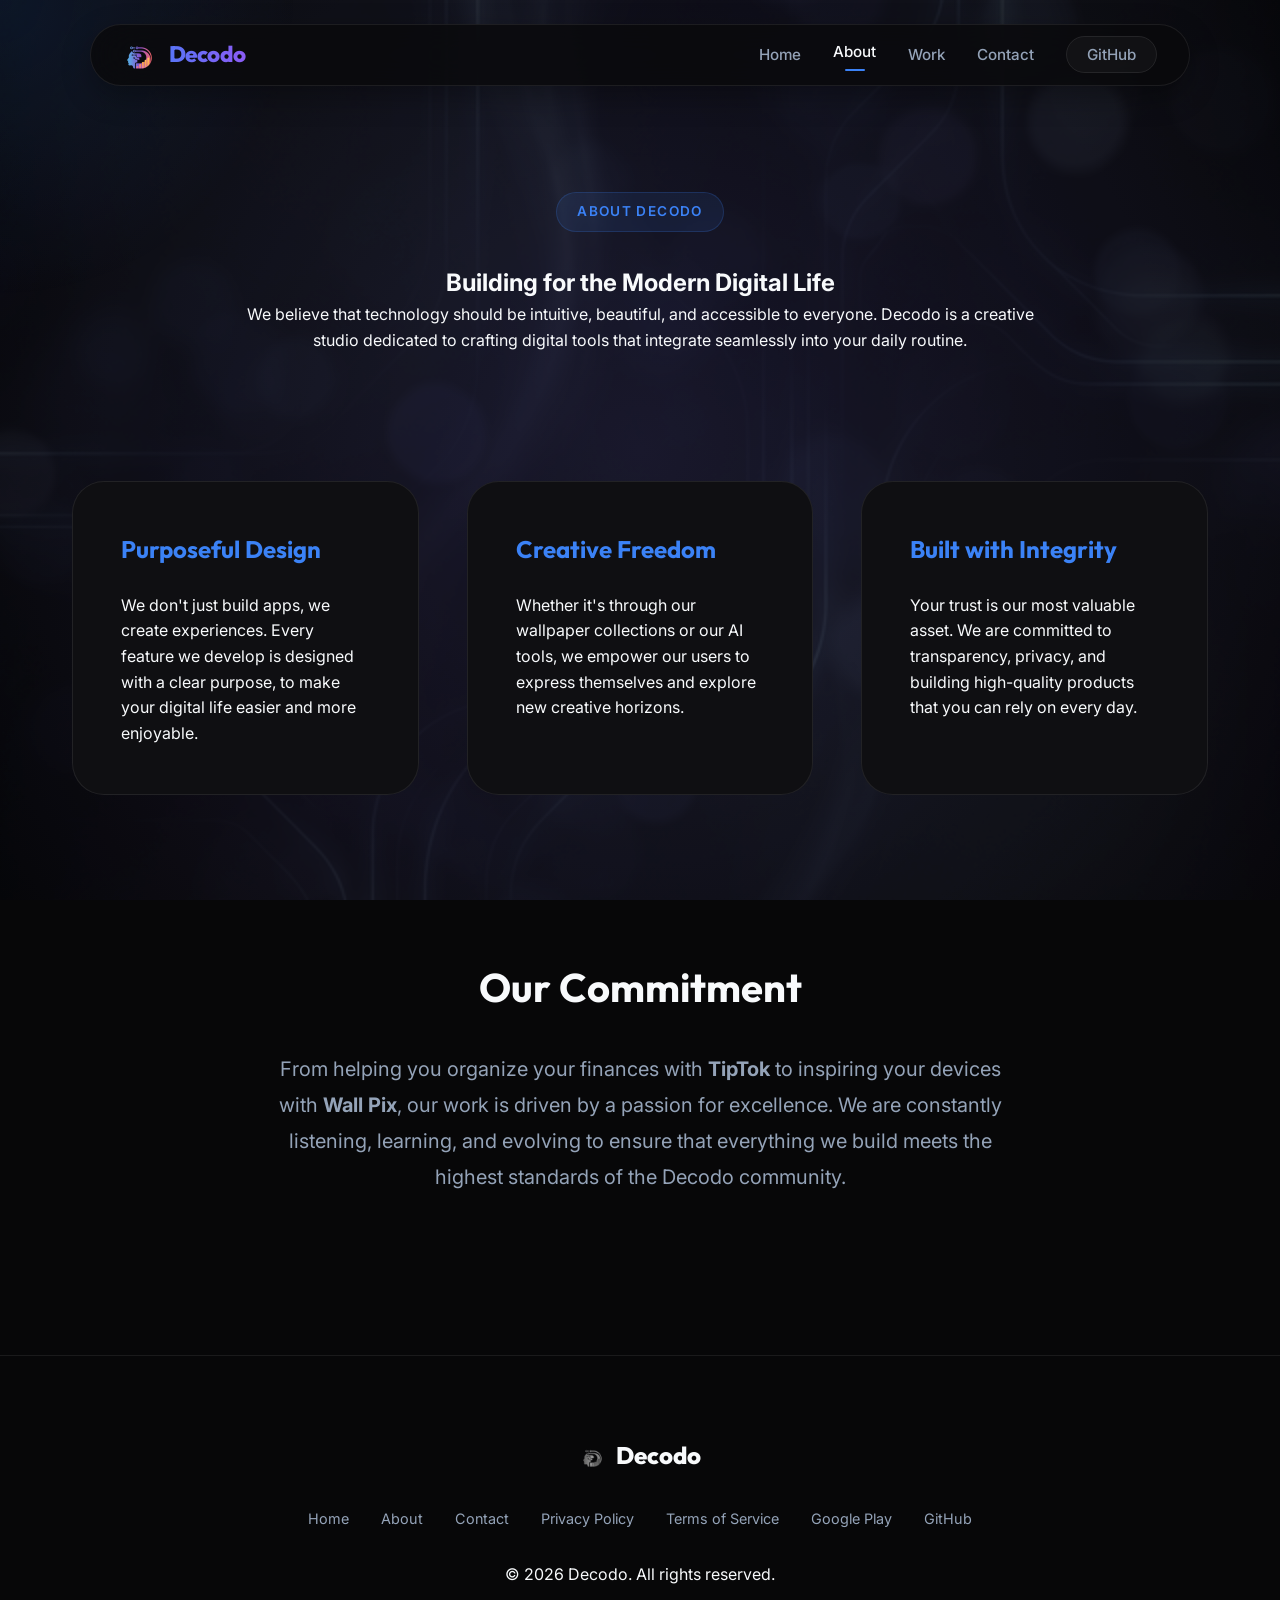
<file: about.html>
<!DOCTYPE html>
<html lang="en">

<head>
    <meta charset="UTF-8">
    <meta name="viewport" content="width=device-width, initial-scale=1.0">
    <meta name="description"
        content="Decodo - Our story, mission, and the vision behind crafting future web experiences.">
    <title>About Us | Decodo</title>
    <link rel="icon" type="image/png" href="assets/imgs/logo_decodo.png">
    <link rel="apple-touch-icon" href="assets/imgs/logo_decodo.png">
    <link rel="preconnect" href="https://fonts.googleapis.com">
    <link rel="preconnect" href="https://fonts.gstatic.com" crossorigin>
    <link href="https://fonts.googleapis.com/css2?family=Inter:wght@400;500;600&family=Outfit:wght@700;800&display=swap"
        rel="stylesheet">
    <link rel="stylesheet" href="assets/css/style.css">
    <link rel="stylesheet" href="https://unpkg.com/aos@next/dist/aos.css" />
    <link rel="manifest" href="manifest.json">
    <meta name="theme-color" content="#070708">
</head>

<body>
    <div class="cursor-glow"></div>
    <nav>
        <div class="nav-container">
            <div class="logo">
                <a href="index.html">
                    <img src="assets/imgs/logo_decodo.png" alt="Decodo Logo"
                        style="height: 32px; vertical-align: middle; margin-right: 10px;">
                    <span>Decodo</span>
                </a>
            </div>
            <button class="menu-toggle" aria-label="Toggle Menu">
                <span class="bar"></span>
                <span class="bar"></span>
                <span class="bar"></span>
            </button>
            <ul class="nav-links">
                <li><a href="index.html">Home</a></li>
                <li><a href="about.html" class="active">About</a></li>
                <li><a href="index.html#projects">Work</a></li>
                <li><a href="contact.html">Contact</a></li>
                <li><a href="https://github.com/decoodo" target="_blank" class="nav-btn github-nav">
                        <span>GitHub</span>
                    </a></li>
            </ul>
        </div>
    </nav>

    <main class="page-content">
        <section class="about-hero">
            <div class="hero-content" data-aos="fade-up">
                <span class="badge">About Decodo</span>
                <h1>Building for the Modern Digital Life</h1>
                <p>We believe that technology should be intuitive, beautiful, and accessible to everyone. Decodo is a
                    creative studio dedicated to crafting digital tools that integrate seamlessly into your daily
                    routine.</p>
            </div>
        </section>

        <section class="vision-section">
            <div class="vision-grid">
                <div class="vision-card" data-aos="fade-up" data-aos-delay="100">
                    <h3>Purposeful Design</h3>
                    <p>We don't just build apps, we create experiences. Every feature we develop is designed with a
                        clear purpose, to make your digital life easier and more enjoyable.</p>
                </div>
                <div class="vision-card" data-aos="fade-up" data-aos-delay="200">
                    <h3>Creative Freedom</h3>
                    <p>Whether it's through our wallpaper collections or our AI tools, we empower our users to express
                        themselves and explore new creative horizons.</p>
                </div>
                <div class="vision-card" data-aos="fade-up" data-aos-delay="300">
                    <h3>Built with Integrity</h3>
                    <p>Your trust is our most valuable asset. We are committed to transparency, privacy, and building
                        high-quality products that you can rely on every day.</p>
                </div>
            </div>
        </section>

        <section class="mission-text" data-aos="fade-up">
            <h2>Our Commitment</h2>
            <p>From helping you organize your finances with <strong>TipTok</strong> to inspiring your devices with
                <strong>Wall Pix</strong>, our work is driven by a passion for excellence. We are constantly listening,
                learning, and evolving to ensure that everything we build meets the highest standards of the Decodo
                community.
            </p>
        </section>
    </main>

    <footer>
        <div class="footer-content">
            <div class="footer-logo">
                <img src="assets/imgs/logo_decodo.png" alt="Decodo Logo"
                    style="height: 24px; vertical-align: middle; margin-right: 8px; filter: grayscale(1) invert(1);">
                <span>Decodo</span>
            </div>
            <div class="footer-nav">
                <a href="index.html">Home</a>
                <a href="about.html">About</a>
                <a href="contact.html">Contact</a>
                <a href="privacy_policy.html">Privacy Policy</a>
                <a href="terms_of_service.html">Terms of Service</a>
                <a href="https://play.google.com/store/apps/developer?id=Decodo" target="_blank">Google Play</a>
                <a href="https://github.com/decoodo" target="_blank">GitHub</a>
            </div>
            <p>&copy; 2026 Decodo. All rights reserved.</p>
        </div>
    </footer>

    <script src="https://unpkg.com/aos@next/dist/aos.js"></script>
    <script src="assets/js/script.js" defer></script>
</body>

</html>
</file>
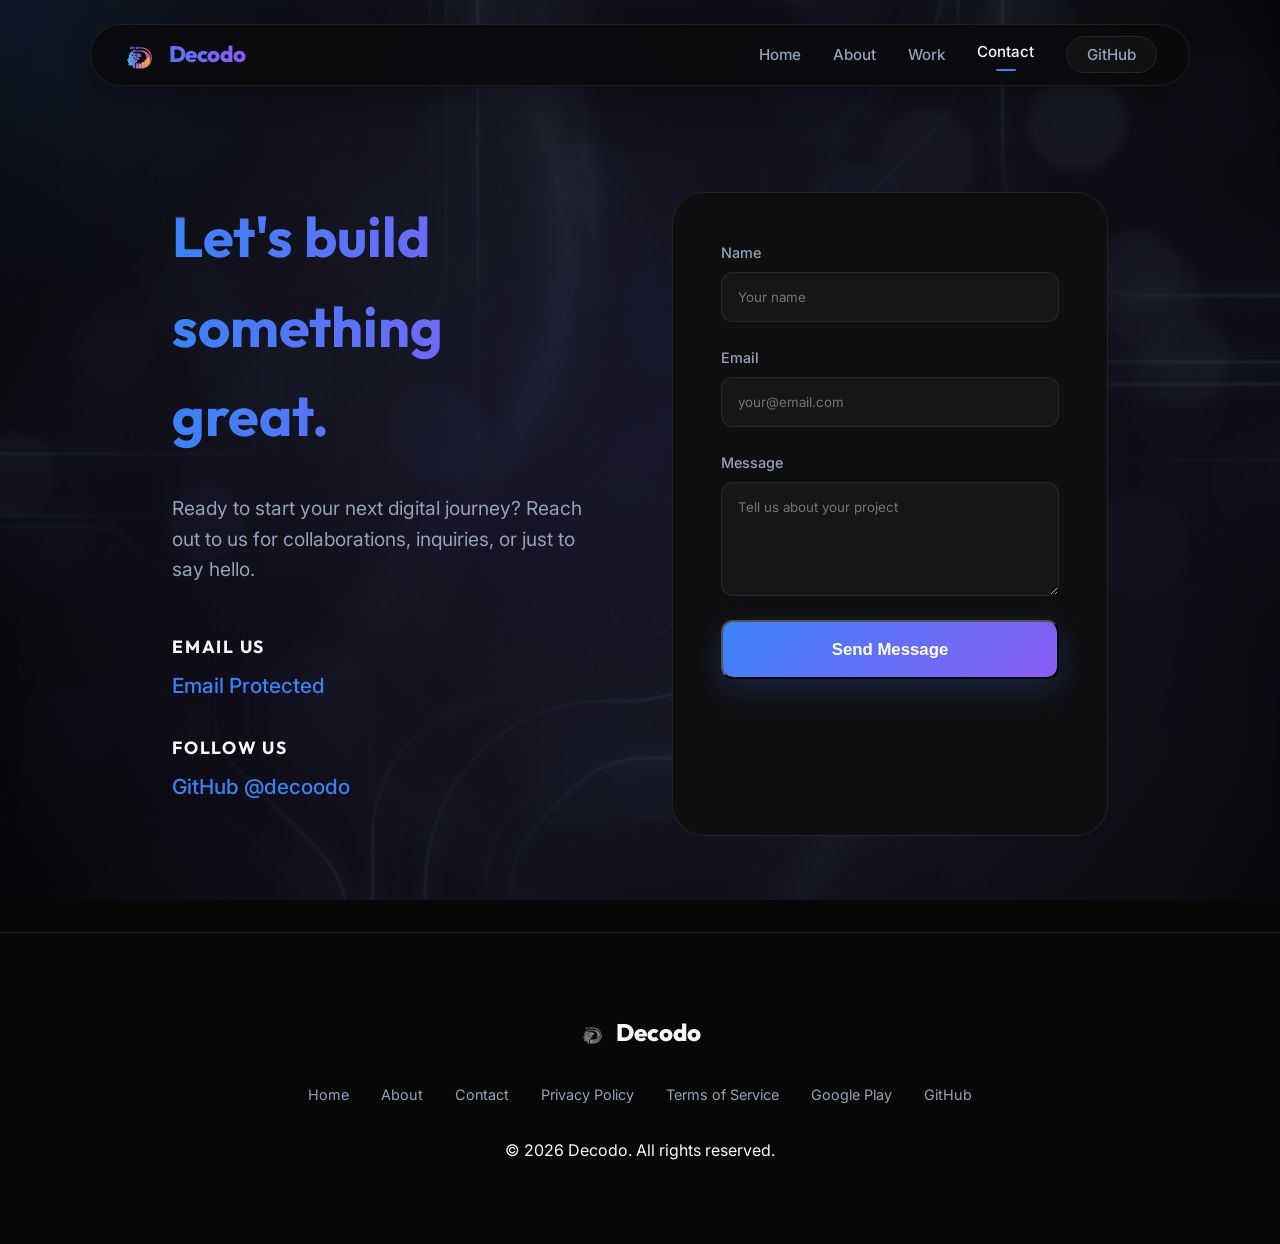
<file: contact.html>
<!DOCTYPE html>
<html lang="en">

<head>
    <meta charset="UTF-8">
    <meta name="viewport" content="width=device-width, initial-scale=1.0">
    <meta name="description"
        content="Get in touch with Decodo. We're ready to bring your next premium web project to life.">
    <title>Contact Us | Decodo</title>
    <link rel="icon" type="image/png" href="assets/imgs/logo_decodo.png">
    <link rel="apple-touch-icon" href="assets/imgs/logo_decodo.png">
    <link rel="preconnect" href="https://fonts.googleapis.com">
    <link rel="preconnect" href="https://fonts.gstatic.com" crossorigin>
    <link href="https://fonts.googleapis.com/css2?family=Inter:wght@400;500;600&family=Outfit:wght@700;800&display=swap"
        rel="stylesheet">
    <link rel="stylesheet" href="assets/css/style.css">
    <link rel="stylesheet" href="https://unpkg.com/aos@next/dist/aos.css" />
    <link rel="manifest" href="manifest.json">
    <meta name="theme-color" content="#070708">
    <style>
        .contact-container {
            max-width: 1000px;
            margin: 12rem auto 6rem;
            padding: 0 2rem;
            display: grid;
            grid-template-columns: 1fr 1fr;
            gap: 4rem;
        }

        .contact-info h1 {
            font-family: var(--font-heading);
            font-size: 3.5rem;
            margin-bottom: 2rem;
            background: linear-gradient(to right, var(--accent-blue), var(--accent-purple));
            -webkit-background-clip: text;
            background-clip: text;
            -webkit-text-fill-color: transparent;
        }

        .contact-info p {
            color: var(--text-secondary);
            font-size: 1.2rem;
            margin-bottom: 3rem;
        }

        .contact-method {
            margin-bottom: 2rem;
        }

        .contact-method h3 {
            font-family: var(--font-heading);
            font-size: 1.1rem;
            color: var(--text-primary);
            margin-bottom: 0.5rem;
            text-transform: uppercase;
            letter-spacing: 0.1em;
        }

        .contact-method a {
            color: var(--accent-blue);
            font-size: 1.3rem;
            font-weight: 500;
        }

        .contact-form {
            background: var(--bg-card);
            border: 1px solid var(--glass-border);
            padding: 3rem;
            border-radius: 32px;
            display: flex;
            flex-direction: column;
            gap: 1.5rem;
        }

        .form-group {
            display: flex;
            flex-direction: column;
            gap: 0.5rem;
        }

        .form-group label {
            font-size: 0.9rem;
            color: var(--text-secondary);
            font-weight: 500;
        }

        .form-group input,
        .form-group textarea {
            background: rgba(255, 255, 255, 0.03);
            border: 1px solid var(--glass-border);
            border-radius: 12px;
            padding: 1rem;
            color: var(--text-primary);
            font-family: var(--font-main);
            transition: border-color 0.3s ease;
        }

        .form-group input:focus,
        .form-group textarea:focus {
            outline: none;
            border-color: var(--accent-blue);
        }

        @media (max-width: 900px) {
            .contact-container {
                grid-template-columns: 1fr;
                margin-top: 8rem;
                gap: 3rem;
            }
        }
    </style>
</head>

<body>
    <div class="cursor-glow"></div>
    <nav>
        <div class="nav-container">
            <div class="logo">
                <a href="index.html">
                    <img src="assets/imgs/logo_decodo.png" alt="Decodo Logo"
                        style="height: 32px; vertical-align: middle; margin-right: 10px;">
                    <span>Decodo</span>
                </a>
            </div>
            <button class="menu-toggle" aria-label="Toggle Menu">
                <span class="bar"></span>
                <span class="bar"></span>
                <span class="bar"></span>
            </button>
            <ul class="nav-links">
                <li><a href="index.html">Home</a></li>
                <li><a href="about.html">About</a></li>
                <li><a href="index.html#projects">Work</a></li>
                <li><a href="contact.html" class="active">Contact</a></li>
                <li><a href="https://github.com/decoodo" target="_blank" class="nav-btn github-nav">
                        <span>GitHub</span>
                    </a></li>
            </ul>
        </div>
    </nav>

    <main class="contact-container">
        <div class="contact-info" data-aos="fade-right">
            <h1>Let's build <br> something great.</h1>
            <p>Ready to start your next digital journey? Reach out to us for collaborations, inquiries, or just to say
                hello.</p>

            <div class="contact-method">
                <h3>Email Us</h3>
                <a href="#" data-email-user="decodoinfo" data-email-domain="gmail.com">Email Protected</a>
            </div>

            <div class="contact-method">
                <h3>Follow Us</h3>
                <a href="https://github.com/decoodo" target="_blank">GitHub @decoodo</a>
            </div>
        </div>

        <form class="contact-form" action="#" onsubmit="return false;" data-aos="fade-left">
            <div class="form-group">
                <label for="name">Name</label>
                <input type="text" id="name" placeholder="Your name" required>
            </div>
            <div class="form-group">
                <label for="email">Email</label>
                <input type="email" id="email" placeholder="your@email.com" required>
            </div>
            <div class="form-group">
                <label for="message">Message</label>
                <textarea id="message" rows="5" placeholder="Tell us about your project" required></textarea>
            </div>
            <button type="submit" class="btn">Send Message</button>
        </form>
    </main>

    <footer>
        <div class="footer-content">
            <div class="footer-logo">
                <img src="assets/imgs/logo_decodo.png" alt="Decodo Logo"
                    style="height: 24px; vertical-align: middle; margin-right: 8px; filter: grayscale(1) invert(1);">
                <span>Decodo</span>
            </div>
            <div class="footer-nav">
                <a href="index.html">Home</a>
                <a href="about.html">About</a>
                <a href="contact.html">Contact</a>
                <a href="privacy_policy.html">Privacy Policy</a>
                <a href="terms_of_service.html">Terms of Service</a>
                <a href="https://play.google.com/store/apps/developer?id=Decodo" target="_blank">Google Play</a>
                <a href="https://github.com/decoodo" target="_blank">GitHub</a>
            </div>
            <p>&copy; 2026 Decodo. All rights reserved.</p>
        </div>
    </footer>

    <script src="https://unpkg.com/aos@next/dist/aos.js"></script>
    <script src="assets/js/script.js" defer></script>
</body>

</html>
</file>
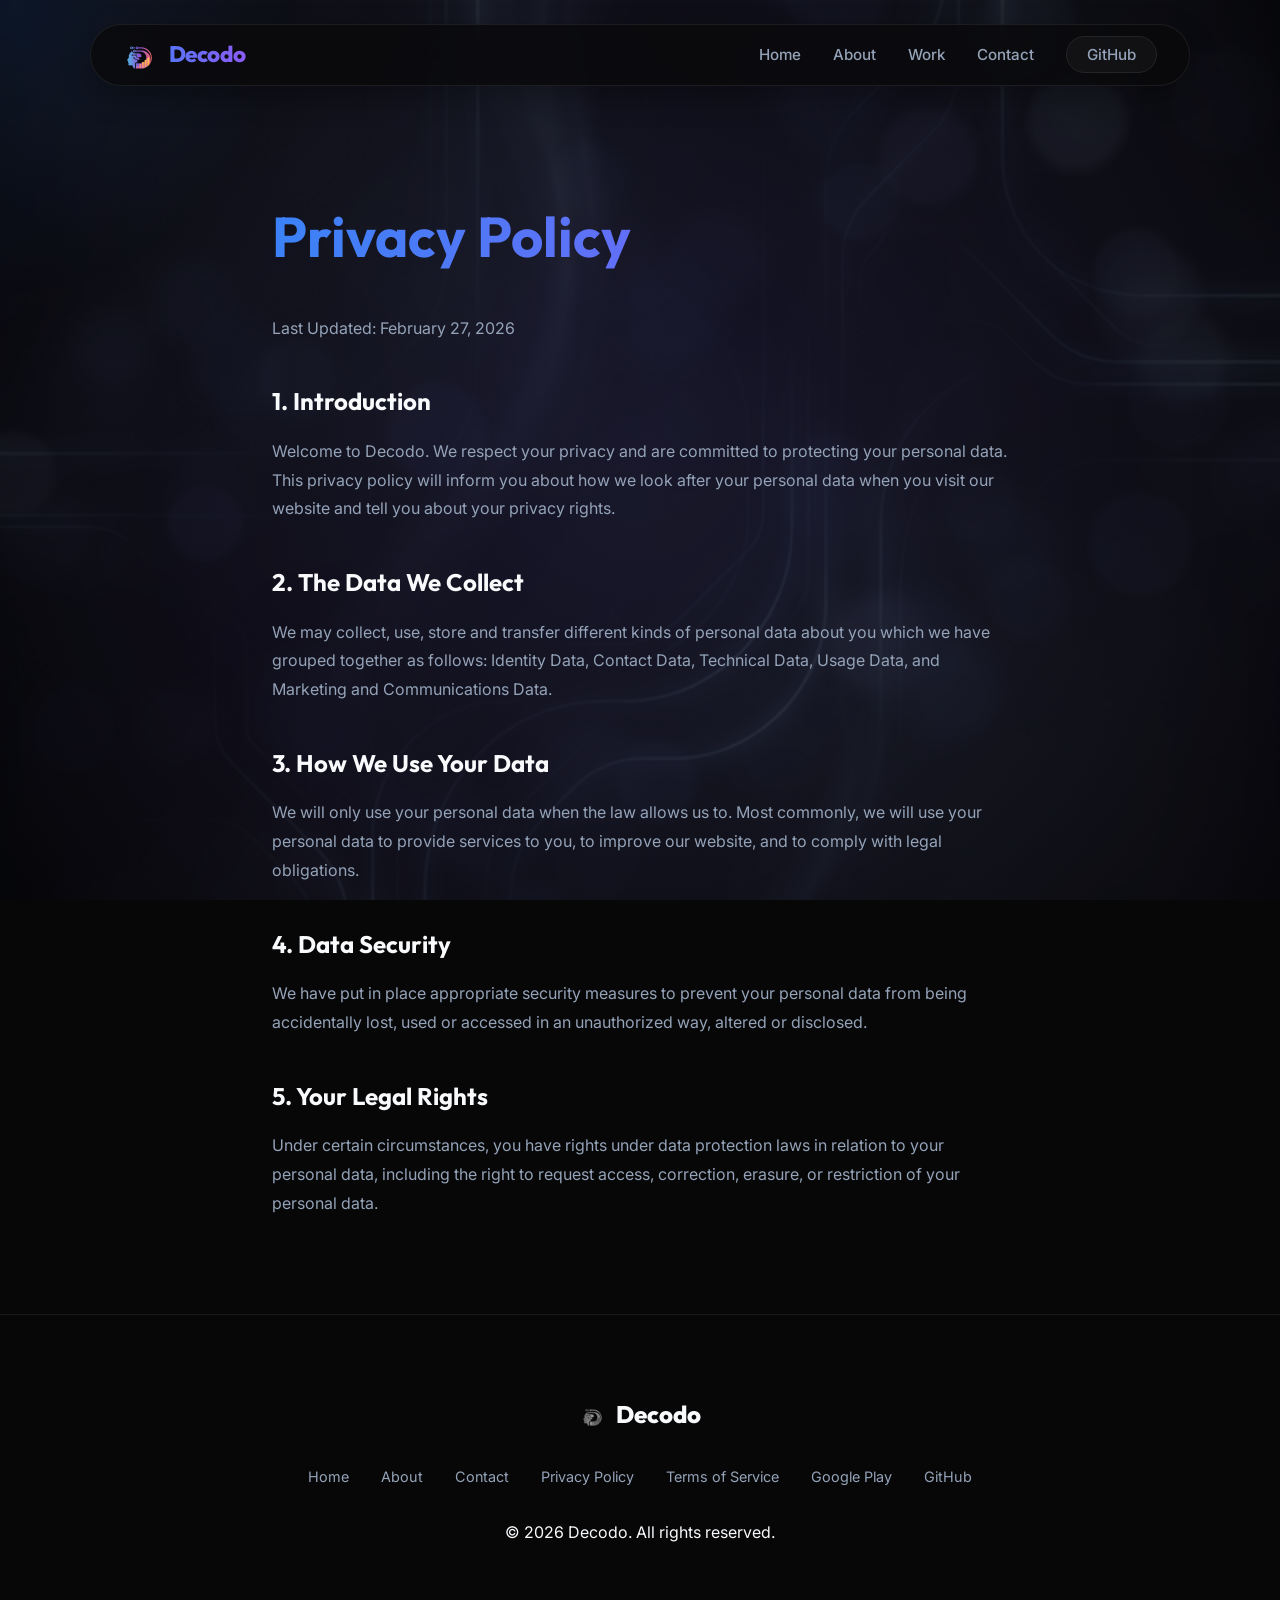
<file: privacy_policy.html>
<!DOCTYPE html>
<html lang="en">

<head>
    <meta charset="UTF-8">
    <meta name="viewport" content="width=device-width, initial-scale=1.0">
    <title>Privacy Policy | Decodo</title>
    <link rel="icon" type="image/png" href="assets/imgs/logo_decodo.png">
    <link rel="apple-touch-icon" href="assets/imgs/logo_decodo.png">
    <link rel="preconnect" href="https://fonts.googleapis.com">
    <link rel="preconnect" href="https://fonts.gstatic.com" crossorigin>
    <link href="https://fonts.googleapis.com/css2?family=Inter:wght@400;500;600&family=Outfit:wght@700;800&display=swap"
        rel="stylesheet">
    <link rel="stylesheet" href="assets/css/style.css">
    <link rel="stylesheet" href="https://unpkg.com/aos@next/dist/aos.css" />
    <link rel="manifest" href="manifest.json">
    <meta name="theme-color" content="#070708">
    <style>
        .legal-content {
            max-width: 800px;
            margin: 12rem auto 6rem;
            padding: 0 2rem;
        }

        .legal-content h1 {
            font-family: var(--font-heading);
            font-size: 3.5rem;
            margin-bottom: 2rem;
            background: linear-gradient(to right, var(--accent-blue), var(--accent-purple));
            -webkit-background-clip: text;
            background-clip: text;
            -webkit-text-fill-color: transparent;
        }

        .legal-text h2 {
            font-family: var(--font-heading);
            margin: 2.5rem 0 1rem;
            color: var(--text-primary);
        }

        .legal-text p {
            color: var(--text-secondary);
            margin-bottom: 1.5rem;
            line-height: 1.8;
        }
    </style>
</head>

<body>
    <div class="cursor-glow"></div>
    <nav>
        <div class="nav-container">
            <div class="logo">
                <a href="index.html">
                    <img src="assets/imgs/logo_decodo.png" alt="Decodo Logo"
                        style="height: 32px; vertical-align: middle; margin-right: 10px;">
                    <span>Decodo</span>
                </a>
            </div>
            <button class="menu-toggle" aria-label="Toggle Menu">
                <span class="bar"></span>
                <span class="bar"></span>
                <span class="bar"></span>
            </button>
            <ul class="nav-links">
                <li><a href="index.html">Home</a></li>
                <li><a href="about.html">About</a></li>
                <li><a href="index.html#projects">Work</a></li>
                <li><a href="contact.html">Contact</a></li>
                <li><a href="https://github.com/decoodo" target="_blank" class="nav-btn github-nav">
                        <span>GitHub</span>
                    </a></li>
            </ul>
        </div>
    </nav>

    <main class="legal-content" data-aos="fade-up">
        <h1>Privacy Policy</h1>
        <div class="legal-text">
            <p>Last Updated: February 27, 2026</p>

            <h2>1. Introduction</h2>
            <p>Welcome to Decodo. We respect your privacy and are committed to protecting your personal data. This
                privacy policy will inform you about how we look after your personal data when you visit our website and
                tell you about your privacy rights.</p>

            <h2>2. The Data We Collect</h2>
            <p>We may collect, use, store and transfer different kinds of personal data about you which we have grouped
                together as follows: Identity Data, Contact Data, Technical Data, Usage Data, and Marketing and
                Communications Data.</p>

            <h2>3. How We Use Your Data</h2>
            <p>We will only use your personal data when the law allows us to. Most commonly, we will use your personal
                data to provide services to you, to improve our website, and to comply with legal obligations.</p>

            <h2>4. Data Security</h2>
            <p>We have put in place appropriate security measures to prevent your personal data from being accidentally
                lost, used or accessed in an unauthorized way, altered or disclosed.</p>

            <h2>5. Your Legal Rights</h2>
            <p>Under certain circumstances, you have rights under data protection laws in relation to your personal
                data, including the right to request access, correction, erasure, or restriction of your personal data.
            </p>
        </div>
    </main>

    <footer>
        <div class="footer-content">
            <div class="footer-logo">
                <img src="assets/imgs/logo_decodo.png" alt="Decodo Logo"
                    style="height: 24px; vertical-align: middle; margin-right: 8px; filter: grayscale(1) invert(1);">
                <span>Decodo</span>
            </div>
            <div class="footer-nav">
                <a href="index.html">Home</a>
                <a href="about.html">About</a>
                <a href="contact.html">Contact</a>
                <a href="privacy_policy.html">Privacy Policy</a>
                <a href="terms_of_service.html">Terms of Service</a>
                <a href="https://play.google.com/store/apps/developer?id=Decodo" target="_blank">Google Play</a>
                <a href="https://github.com/decoodo" target="_blank">GitHub</a>
            </div>
            <p>&copy; 2026 Decodo. All rights reserved.</p>
        </div>
    </footer>

    <script src="https://unpkg.com/aos@next/dist/aos.js"></script>
    <script src="assets/js/script.js" defer></script>
</body>

</html>
</file>
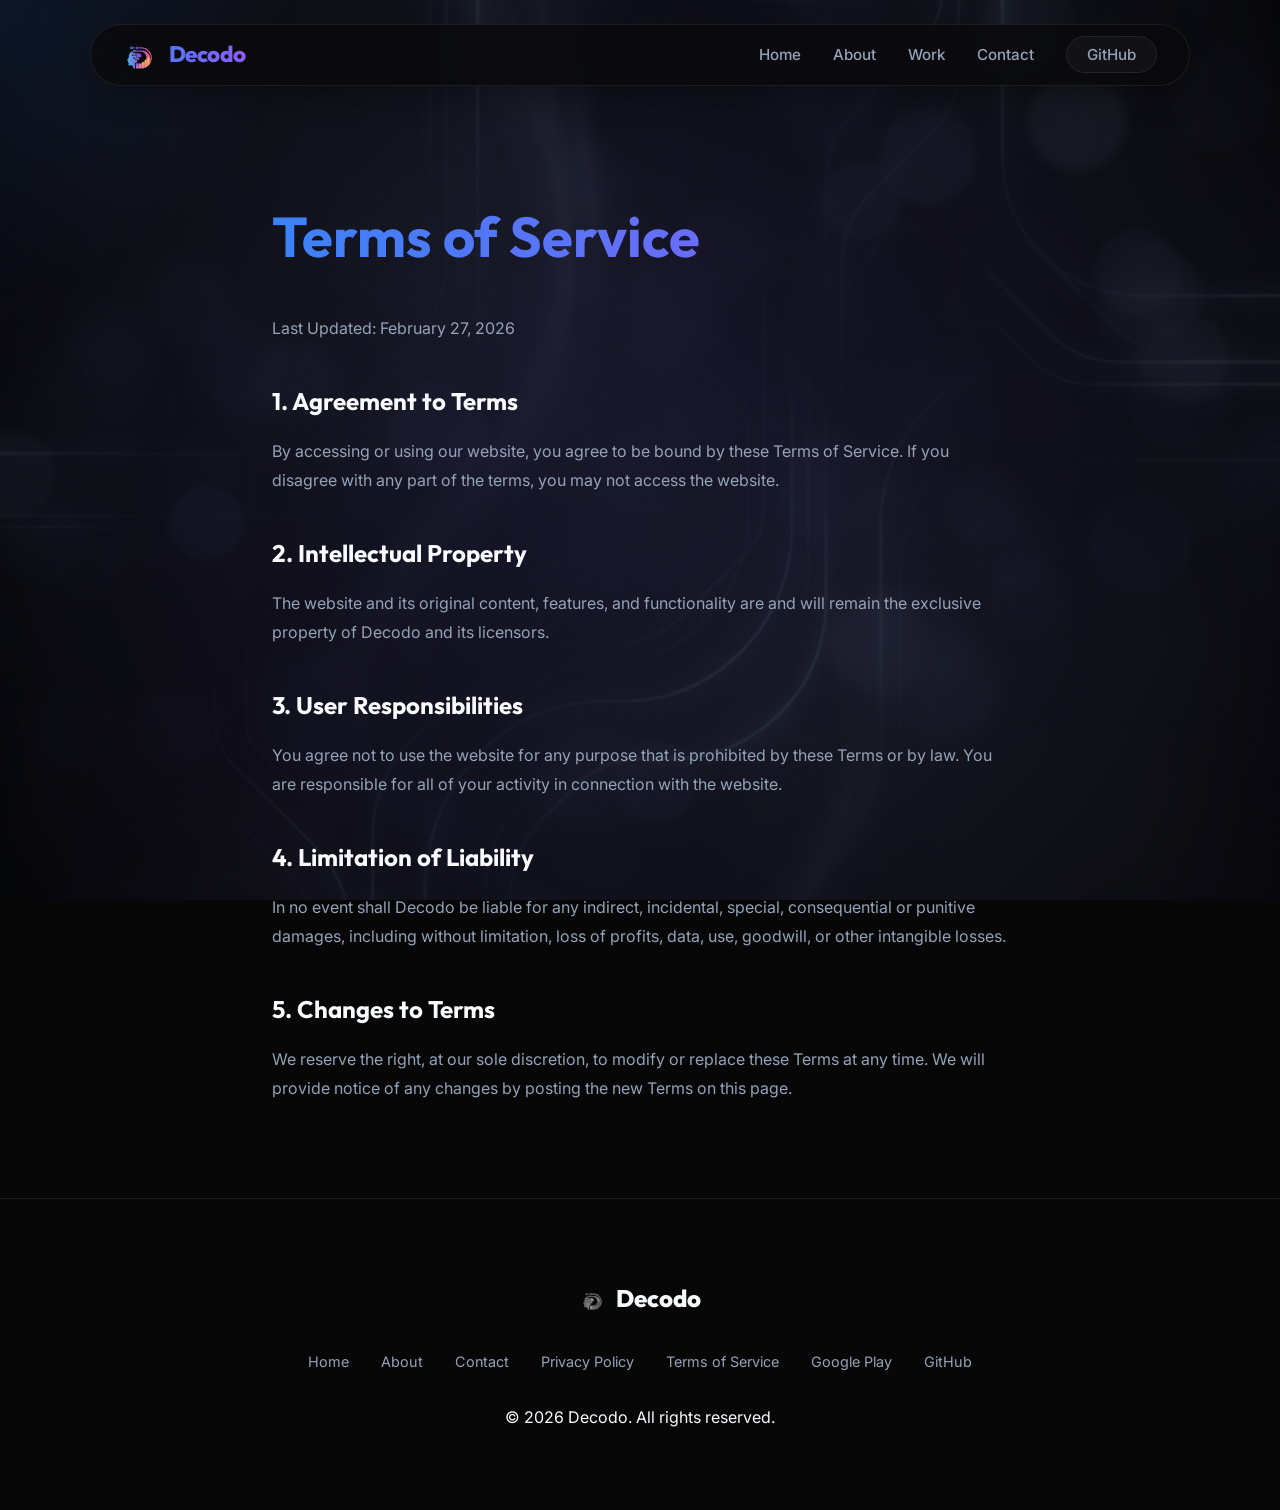
<file: terms_of_service.html>
<!DOCTYPE html>
<html lang="en">

<head>
    <meta charset="UTF-8">
    <meta name="viewport" content="width=device-width, initial-scale=1.0">
    <title>Terms of Service | Decodo</title>
    <link rel="icon" type="image/png" href="assets/imgs/logo_decodo.png">
    <link rel="apple-touch-icon" href="assets/imgs/logo_decodo.png">
    <link rel="preconnect" href="https://fonts.googleapis.com">
    <link rel="preconnect" href="https://fonts.gstatic.com" crossorigin>
    <link href="https://fonts.googleapis.com/css2?family=Inter:wght@400;500;600&family=Outfit:wght@700;800&display=swap"
        rel="stylesheet">
    <link rel="stylesheet" href="assets/css/style.css">
    <link rel="stylesheet" href="https://unpkg.com/aos@next/dist/aos.css" />
    <link rel="manifest" href="manifest.json">
    <meta name="theme-color" content="#070708">
    <style>
        .legal-content {
            max-width: 800px;
            margin: 12rem auto 6rem;
            padding: 0 2rem;
        }

        .legal-content h1 {
            font-family: var(--font-heading);
            font-size: 3.5rem;
            margin-bottom: 2rem;
            background: linear-gradient(to right, var(--accent-blue), var(--accent-purple));
            -webkit-background-clip: text;
            background-clip: text;
            -webkit-text-fill-color: transparent;
        }

        .legal-text h2 {
            font-family: var(--font-heading);
            margin: 2.5rem 0 1rem;
            color: var(--text-primary);
        }

        .legal-text p {
            color: var(--text-secondary);
            margin-bottom: 1.5rem;
            line-height: 1.8;
        }
    </style>
</head>

<body>
    <div class="cursor-glow"></div>
    <nav>
        <div class="nav-container">
            <div class="logo">
                <a href="index.html">
                    <img src="assets/imgs/logo_decodo.png" alt="Decodo Logo"
                        style="height: 32px; vertical-align: middle; margin-right: 10px;">
                    <span>Decodo</span>
                </a>
            </div>
            <button class="menu-toggle" aria-label="Toggle Menu">
                <span class="bar"></span>
                <span class="bar"></span>
                <span class="bar"></span>
            </button>
            <ul class="nav-links">
                <li><a href="index.html">Home</a></li>
                <li><a href="about.html">About</a></li>
                <li><a href="index.html#projects">Work</a></li>
                <li><a href="contact.html">Contact</a></li>
                <li><a href="https://github.com/decoodo" target="_blank" class="nav-btn github-nav">
                        <span>GitHub</span>
                    </a></li>
            </ul>
        </div>
    </nav>

    <main class="legal-content" data-aos="fade-up">
        <h1>Terms of Service</h1>
        <div class="legal-text">
            <p>Last Updated: February 27, 2026</p>

            <h2>1. Agreement to Terms</h2>
            <p>By accessing or using our website, you agree to be bound by these Terms of Service. If you disagree with
                any part of the terms, you may not access the website.</p>

            <h2>2. Intellectual Property</h2>
            <p>The website and its original content, features, and functionality are and will remain the exclusive
                property of Decodo and its licensors.</p>

            <h2>3. User Responsibilities</h2>
            <p>You agree not to use the website for any purpose that is prohibited by these Terms or by law. You are
                responsible for all of your activity in connection with the website.</p>

            <h2>4. Limitation of Liability</h2>
            <p>In no event shall Decodo be liable for any indirect, incidental, special, consequential or punitive
                damages, including without limitation, loss of profits, data, use, goodwill, or other intangible losses.
            </p>

            <h2>5. Changes to Terms</h2>
            <p>We reserve the right, at our sole discretion, to modify or replace these Terms at any time. We will
                provide notice of any changes by posting the new Terms on this page.</p>
        </div>
    </main>

    <footer>
        <div class="footer-content">
            <div class="footer-logo">
                <img src="assets/imgs/logo_decodo.png" alt="Decodo Logo"
                    style="height: 24px; vertical-align: middle; margin-right: 8px; filter: grayscale(1) invert(1);">
                <span>Decodo</span>
            </div>
            <div class="footer-nav">
                <a href="index.html">Home</a>
                <a href="about.html">About</a>
                <a href="contact.html">Contact</a>
                <a href="privacy_policy.html">Privacy Policy</a>
                <a href="terms_of_service.html">Terms of Service</a>
                <a href="https://play.google.com/store/apps/developer?id=Decodo" target="_blank">Google Play</a>
                <a href="https://github.com/decoodo" target="_blank">GitHub</a>
            </div>
            <p>&copy; 2026 Decodo. All rights reserved.</p>
        </div>
    </footer>

    <script src="https://unpkg.com/aos@next/dist/aos.js"></script>
    <script src="assets/js/script.js" defer></script>
</body>

</html>
</file>
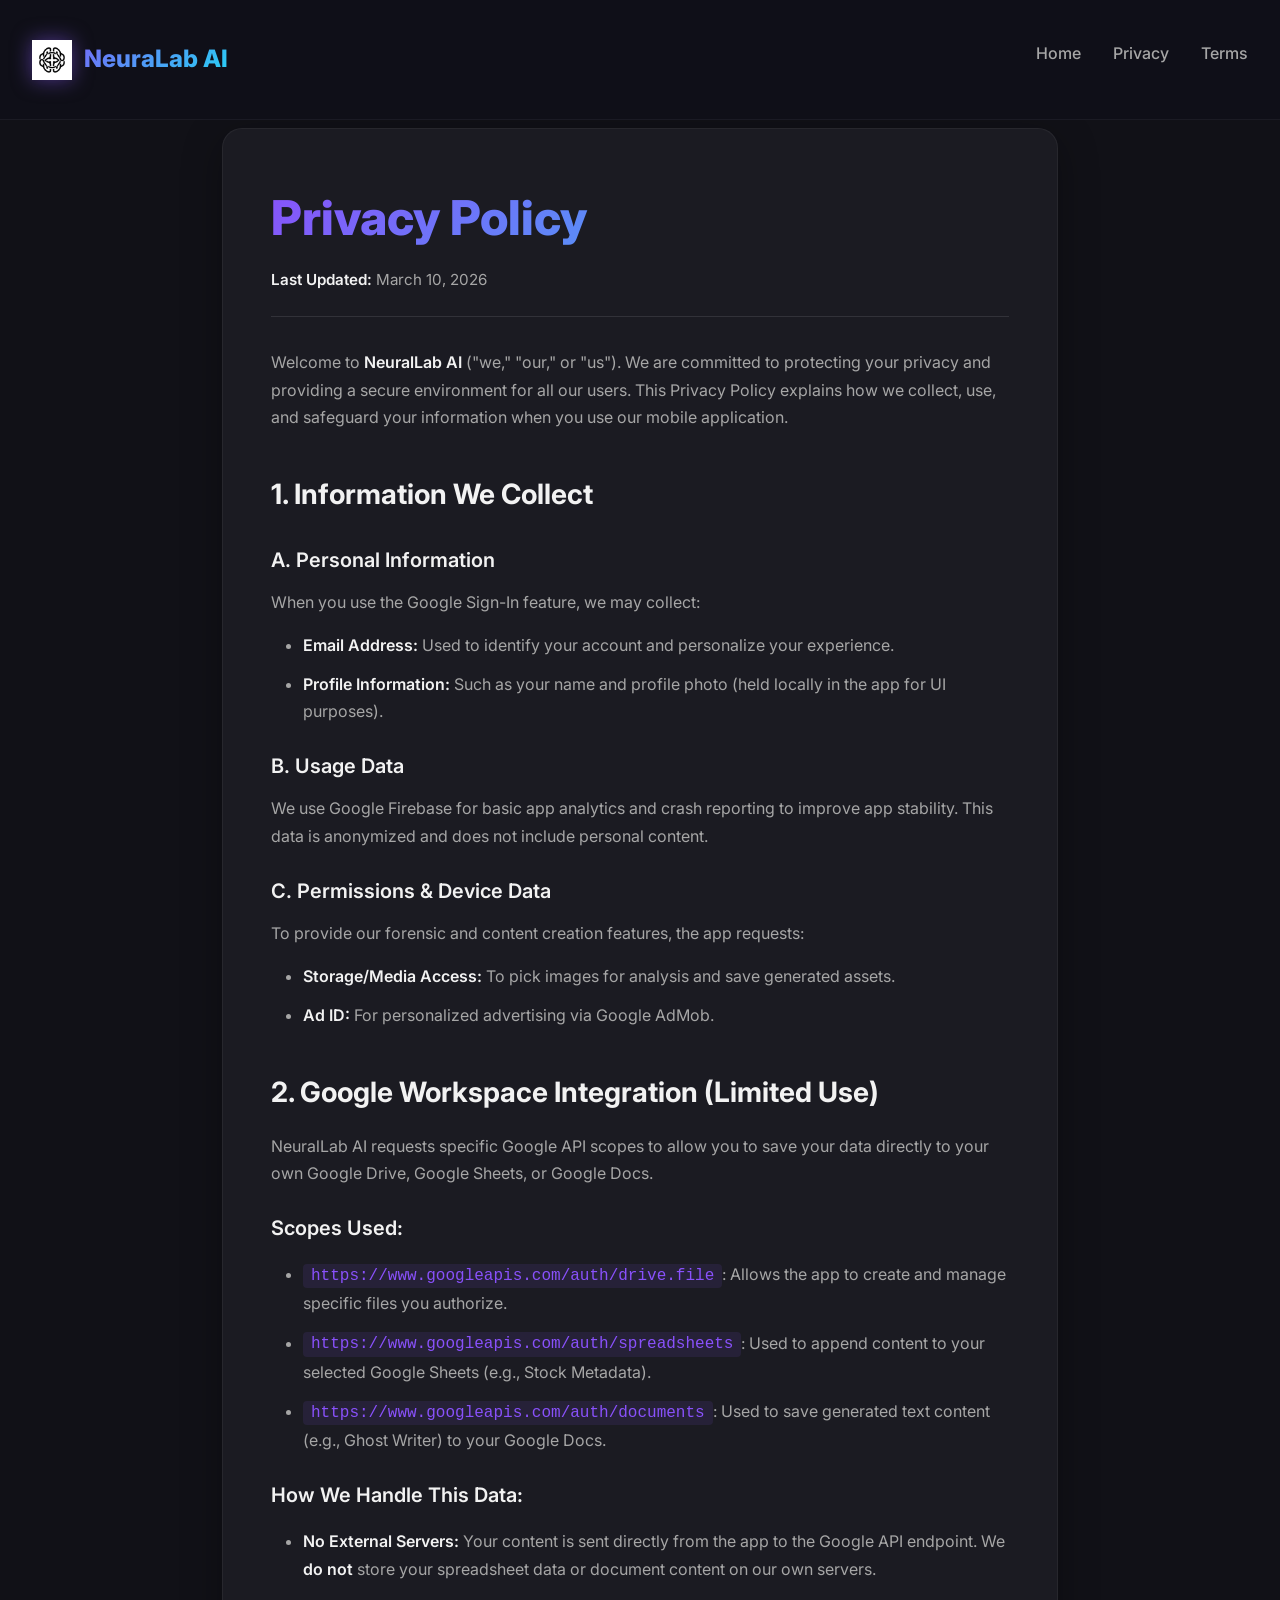
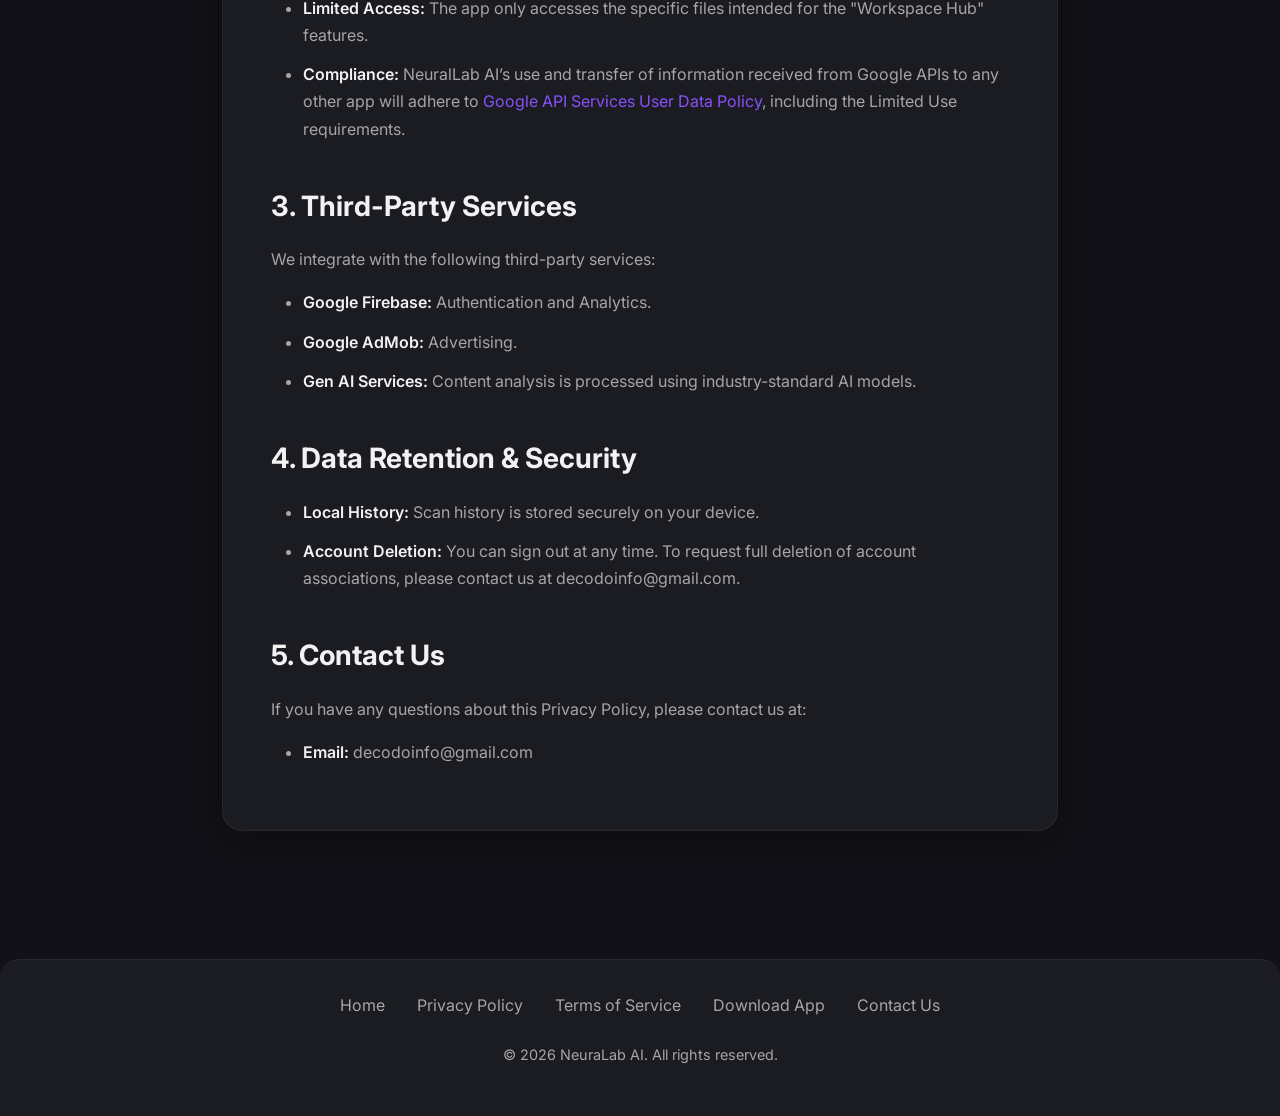
<file: neuralab_ai/privacy_policy.html>
<!DOCTYPE html>
<html lang="en">

<head>
    <meta charset="UTF-8">
    <meta name="viewport" content="width=device-width, initial-scale=1.0">

    <!-- Primary SEO -->
    <title>Privacy Policy - NeuraLab AI</title>
    <meta name="description"
        content="Read the Privacy Policy for NeuraLab AI. Learn how we collect, use, and protect your data, including Google Workspace integration and third-party services.">
    <meta name="robots" content="index, follow">
    <link rel="canonical" href="https://www.decodo.website/website/neuralab_ai/privacy_policy.html">

    <!-- Geo -->
    <meta name="geo.region" content="IN">
    <meta name="geo.placename" content="India">
    <meta name="ICBM" content="20.5937, 78.9629">

    <!-- Open Graph -->
    <meta property="og:type" content="website">
    <meta property="og:url" content="https://www.decodo.website/website/neuralab_ai/privacy_policy.html">
    <meta property="og:title" content="Privacy Policy - NeuraLab AI">
    <meta property="og:description"
        content="Read the Privacy Policy for NeuraLab AI — how we handle your data, Google API scopes, and third-party services.">
    <meta property="og:image" content="https://www.decodo.website/website/neuralab_ai/assets/NeuraLab_AI_logo.png">
    <meta property="og:site_name" content="NeuraLab AI">

    <!-- Twitter Card -->
    <meta name="twitter:card" content="summary">
    <meta name="twitter:title" content="Privacy Policy - NeuraLab AI">
    <meta name="twitter:description" content="How NeuraLab AI collects, uses and protects your data.">

    <link rel="icon" type="image/png" href="assets/NeuraLab_AI_logo.png">
    <link rel="preconnect" href="https://fonts.googleapis.com">
    <link rel="preconnect" href="https://fonts.gstatic.com" crossorigin>
    <link href="https://fonts.googleapis.com/css2?family=Inter:wght@300;400;500;600;700;800&display=swap"
        rel="stylesheet">
    <style>
        * {
            margin: 0;
            padding: 0;
            box-sizing: border-box;
        }

        :root {
            --primary: hsl(260, 95%, 65%);
            --primary-dark: hsl(260, 95%, 55%);
            --secondary: hsl(190, 90%, 55%);
            --bg-dark: hsl(240, 15%, 8%);
            --bg-card: hsl(240, 12%, 12%);
            --text-light: hsl(0, 0%, 95%);
            --text-muted: hsl(0, 0%, 65%);
        }

        body {
            font-family: 'Inter', -apple-system, BlinkMacSystemFont, "Segoe UI", Roboto, sans-serif;
            background: var(--bg-dark);
            color: var(--text-light);
            line-height: 1.7;
        }

        /* Navigation */
        nav {
            position: fixed;
            top: 0;
            width: 100%;
            padding: 1.5rem 2rem;
            display: flex;
            justify-content: space-between;
            align-items: center;
            z-index: 100;
            background: rgba(15, 15, 25, 0.8);
            backdrop-filter: blur(20px);
            border-bottom: 1px solid rgba(255, 255, 255, 0.05);
        }

        .logo {
            display: flex;
            align-items: center;
            gap: 0.75rem;
            font-size: 1.5rem;
            font-weight: 800;
            background: linear-gradient(135deg, var(--primary), var(--secondary));
            -webkit-background-clip: text;
            -webkit-text-fill-color: transparent;
            background-clip: text;
            text-decoration: none;
        }

        .logo img {
            width: 40px;
            height: 40px;
            filter: drop-shadow(0 0 10px rgba(138, 92, 246, 0.5));
        }

        .nav-links {
            display: flex;
            gap: 2rem;
            list-style: none;
        }

        .nav-links a {
            color: var(--text-muted);
            text-decoration: none;
            font-weight: 500;
            transition: all 0.3s ease;
            position: relative;
        }

        .nav-links a::after {
            content: '';
            position: absolute;
            bottom: -5px;
            left: 0;
            width: 0;
            height: 2px;
            background: linear-gradient(90deg, var(--primary), var(--secondary));
            transition: width 0.3s ease;
        }

        .nav-links a:hover {
            color: var(--text-light);
        }

        .nav-links a:hover::after {
            width: 100%;
        }

        /* Container */
        .main-container {
            max-width: 900px;
            margin: 0 auto;
            padding: 8rem 2rem 4rem;
        }

        .container {
            background: var(--bg-card);
            border-radius: 20px;
            padding: 3rem;
            border: 1px solid rgba(255, 255, 255, 0.05);
            box-shadow: 0 10px 40px rgba(0, 0, 0, 0.3);
        }

        h1 {
            font-size: clamp(2rem, 5vw, 3rem);
            font-weight: 800;
            background: linear-gradient(135deg, var(--primary), var(--secondary));
            -webkit-background-clip: text;
            -webkit-text-fill-color: transparent;
            background-clip: text;
            margin-bottom: 0.5rem;
        }

        .container>p:first-of-type {
            color: var(--text-muted);
            font-size: 0.95rem;
            margin-bottom: 2rem;
            padding-bottom: 1.5rem;
            border-bottom: 1px solid rgba(255, 255, 255, 0.1);
        }

        h2 {
            color: var(--text-light);
            font-size: 1.75rem;
            font-weight: 700;
            margin-top: 2.5rem;
            margin-bottom: 1rem;
        }

        h3 {
            color: var(--text-light);
            font-size: 1.25rem;
            font-weight: 600;
            margin-top: 1.5rem;
            margin-bottom: 0.75rem;
        }

        p {
            color: var(--text-muted);
            margin-bottom: 1rem;
        }

        ul,
        ol {
            margin: 1rem 0 1rem 2rem;
            color: var(--text-muted);
        }

        li {
            margin-bottom: 0.75rem;
        }

        strong {
            color: var(--text-light);
            font-weight: 600;
        }

        a {
            color: var(--primary);
            text-decoration: none;
            transition: color 0.3s ease;
        }

        a:hover {
            color: var(--secondary);
            text-decoration: underline;
        }

        code {
            background: rgba(138, 92, 246, 0.1);
            padding: 0.2rem 0.5rem;
            border-radius: 4px;
            font-family: 'Courier New', monospace;
            color: var(--primary);
        }

        /* Footer */
        footer {
            background: var(--bg-card);
            padding: 2rem;
            margin-top: 4rem;
            border-top: 1px solid rgba(255, 255, 255, 0.05);
            text-align: center;
            border-radius: 20px 20px 0 0;
        }

        .footer-links {
            display: flex;
            gap: 2rem;
            justify-content: center;
            margin-bottom: 1.5rem;
            flex-wrap: wrap;
        }

        .footer-links a {
            color: var(--text-muted);
            text-decoration: none;
            transition: color 0.3s ease;
        }

        .footer-links a:hover {
            color: var(--primary);
        }

        .copyright {
            color: var(--text-muted);
            font-size: 0.9rem;
        }

        /* Responsive */
        @media (max-width: 768px) {
            nav {
                padding: 1rem;
            }

            .nav-links {
                gap: 1rem;
                font-size: 0.9rem;
            }

            .main-container {
                padding: 6rem 1.5rem 2rem;
            }

            .container {
                padding: 2rem 1.5rem;
            }

            ul,
            ol {
                margin-left: 1.5rem;
            }
        }
    </style>
</head>

<body>

    <!-- Navigation -->
    <nav>
        <a href="index.html" class="logo">
            <img src="assets/NeuraLab_AI_logo.png" alt="NeuraLab AI Logo">
            <span>NeuraLab AI</span>
        </a>
        <ul class="nav-links">
            <li><a href="index.html">Home</a></li>
            <li><a href="privacy_policy.html">Privacy</a></li>
            <li><a href="terms_of_service.html">Terms</a></li>
        </ul>
    </nav>

    <div class="main-container">

        <div class="container">
            <h1>Privacy Policy</h1>
            <p><strong>Last Updated:</strong> March 10, 2026</p>

            <p>Welcome to <strong>NeuralLab AI</strong> ("we," "our," or "us"). We are committed to protecting your
                privacy and providing a secure environment for all our users. This Privacy Policy explains how we
                collect, use, and safeguard your information when you use our mobile application.</p>

            <h2>1. Information We Collect</h2>

            <h3>A. Personal Information</h3>
            <p>When you use the Google Sign-In feature, we may collect:</p>
            <ul>
                <li><strong>Email Address:</strong> Used to identify your account and personalize your experience.</li>
                <li><strong>Profile Information:</strong> Such as your name and profile photo (held locally in the app
                    for UI purposes).</li>
            </ul>

            <h3>B. Usage Data</h3>
            <p>We use Google Firebase for basic app analytics and crash reporting to improve app stability. This data is
                anonymized and does not include personal content.</p>

            <h3>C. Permissions & Device Data</h3>
            <p>To provide our forensic and content creation features, the app requests:</p>
            <ul>
                <li><strong>Storage/Media Access:</strong> To pick images for analysis and save generated assets.</li>
                <li><strong>Ad ID:</strong> For personalized advertising via Google AdMob.</li>
            </ul>

            <h2>2. Google Workspace Integration (Limited Use)</h2>
            <p>NeuralLab AI requests specific Google API scopes to allow you to save your data directly to your own
                Google Drive, Google Sheets, or Google Docs.</p>

            <h3>Scopes Used:</h3>
            <ul>
                <li><code>https://www.googleapis.com/auth/drive.file</code>: Allows the app to create and manage
                    specific files you authorize.</li>
                <li><code>https://www.googleapis.com/auth/spreadsheets</code>: Used to append content to your selected
                    Google Sheets (e.g., Stock Metadata).</li>
                <li><code>https://www.googleapis.com/auth/documents</code>: Used to save generated text content (e.g.,
                    Ghost Writer) to your Google Docs.</li>
            </ul>

            <h3>How We Handle This Data:</h3>
            <ul>
                <li><strong>No External Servers:</strong> Your content is sent directly from the app to the Google API
                    endpoint. We <strong>do not</strong> store your spreadsheet data or document content on our own
                    servers.</li>
                <li><strong>Limited Access:</strong> The app only accesses the specific files intended for the
                    "Workspace Hub" features.</li>
                <li><strong>Compliance:</strong> NeuralLab AI’s use and transfer of information received from Google
                    APIs to any other app will adhere to <a
                        href="https://developers.google.com/terms/api-services-user-data-policy" target="_blank">Google
                        API Services User Data Policy</a>, including the Limited Use requirements.</li>
            </ul>

            <h2>3. Third-Party Services</h2>
            <p>We integrate with the following third-party services:</p>
            <ul>
                <li><strong>Google Firebase:</strong> Authentication and Analytics.</li>
                <li><strong>Google AdMob:</strong> Advertising.</li>
                <li><strong>Gen AI Services:</strong> Content analysis is processed using industry-standard AI models.
                </li>
            </ul>

            <h2>4. Data Retention & Security</h2>
            <ul>
                <li><strong>Local History:</strong> Scan history is stored securely on your device.</li>
                <li><strong>Account Deletion:</strong> You can sign out at any time. To request full deletion of account
                    associations, please contact us at <span id="contact-email"></span>.</li>
            </ul>

            <h2>5. Contact Us</h2>
            <p>If you have any questions about this Privacy Policy, please contact us at:</p>
            <ul>
                <li><strong>Email: </strong><span id="contact-email"></span></li>
            </ul>
        </div>


    </div>

    <!-- Footer -->
    <footer>
        <div class="footer-links">
            <a href="index.html">Home</a>
            <a href="privacy_policy.html">Privacy Policy</a>
            <a href="terms_of_service.html">Terms of Service</a>
            <a href="https://play.google.com/store/apps/details?id=com.neuralab.ai" target="_blank">Download App</a>
            <a href="#" id="contact-link">Contact Us</a>
        </div>
        <p class="copyright">&copy; 2026 NeuraLab AI. All rights reserved.</p>
    </footer>
    <script src="assets/js/script.js"></script>
</body>

</html>
</file>
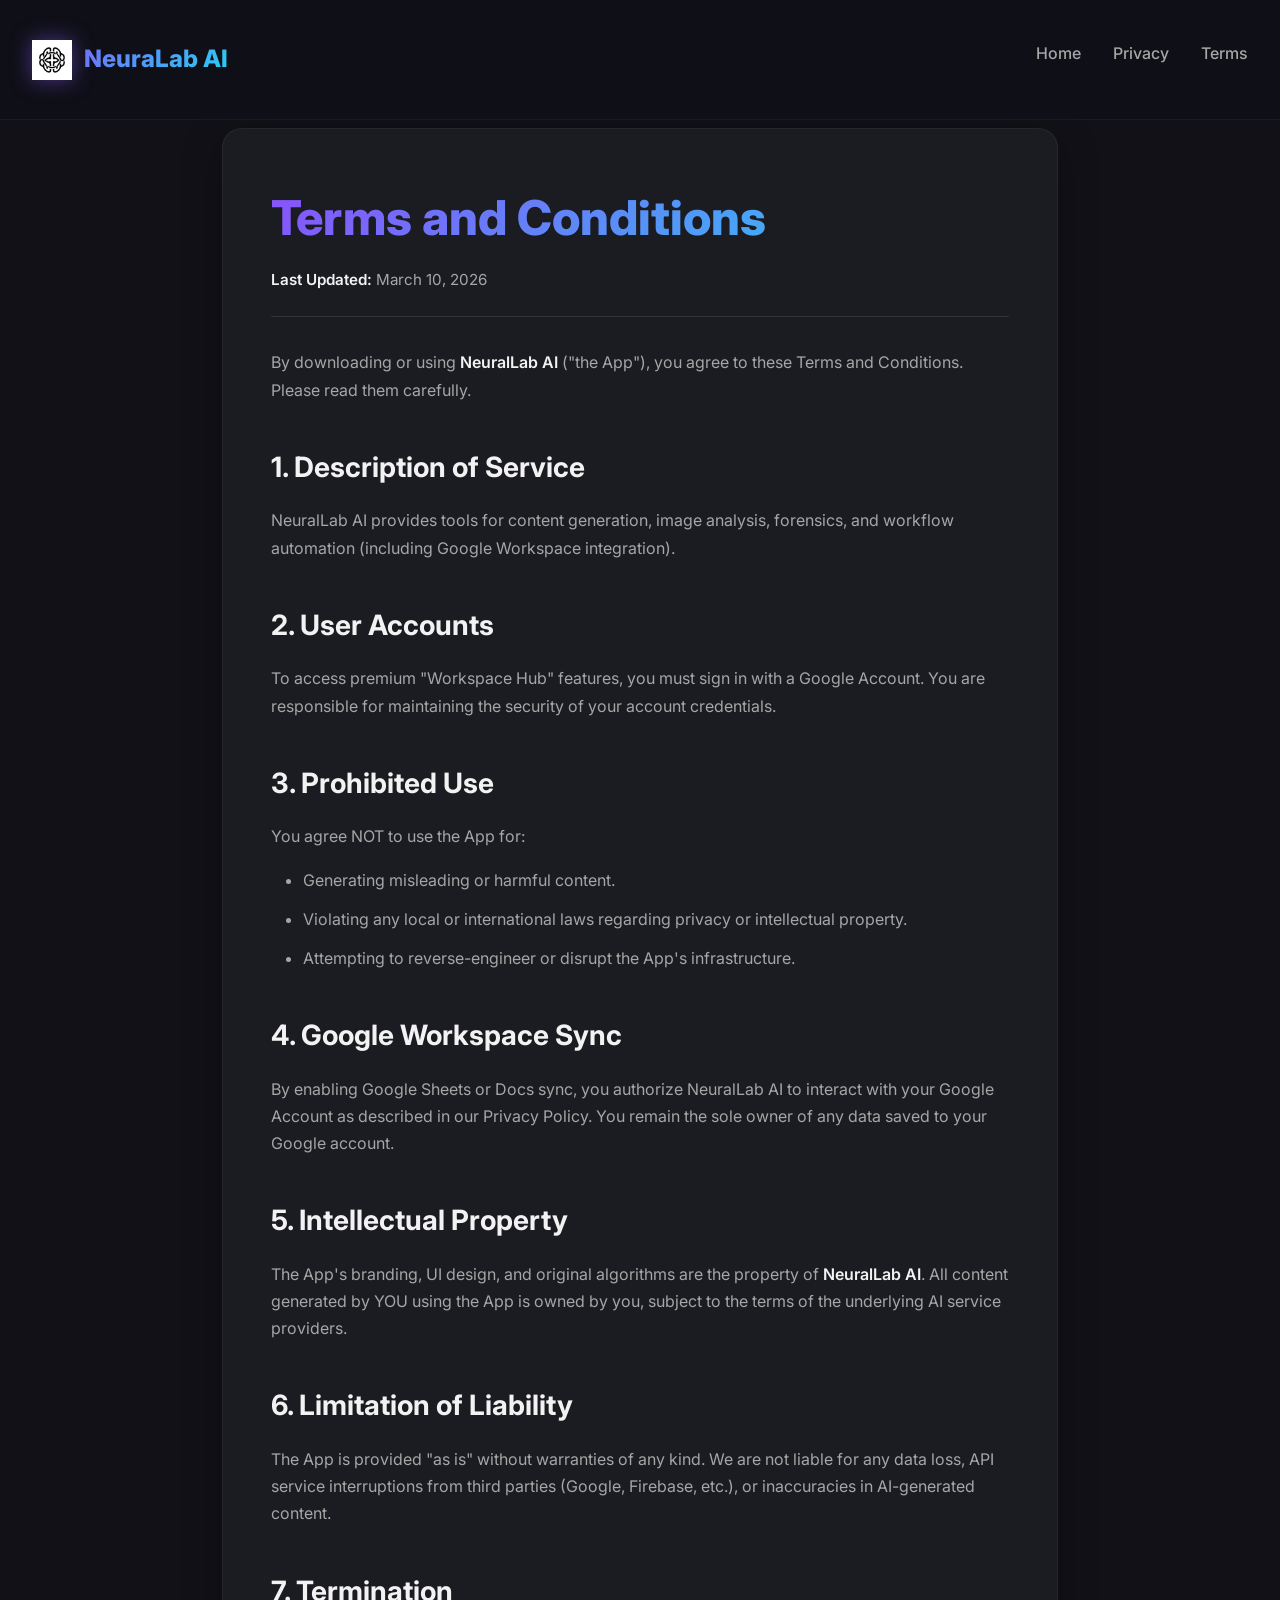
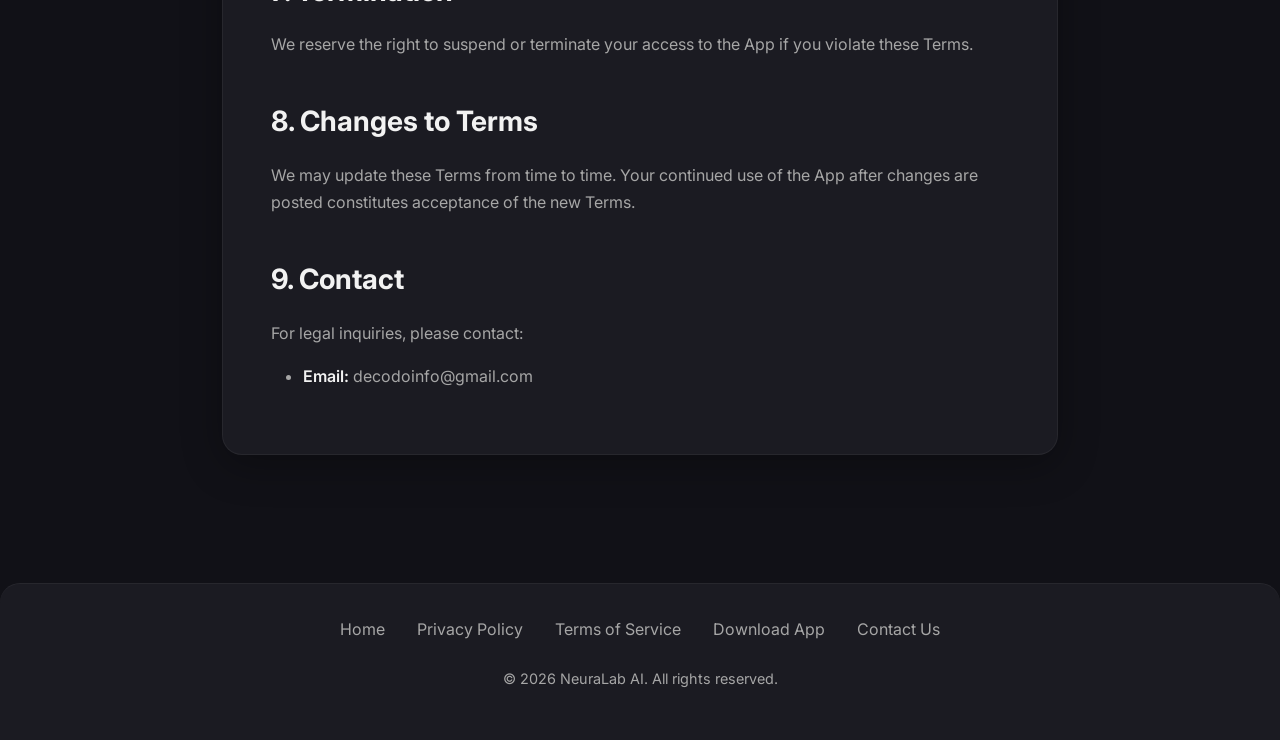
<file: neuralab_ai/terms_of_service.html>
<!DOCTYPE html>
<html lang="en">

<head>
    <meta charset="UTF-8">
    <meta name="viewport" content="width=device-width, initial-scale=1.0">

    <!-- Primary SEO -->
    <title>Terms and Conditions - NeuraLab AI</title>
    <meta name="description"
        content="Read the Terms and Conditions for NeuraLab AI. Understand your rights and responsibilities when using our AI tools, Google Workspace integration, and content generation features.">
    <meta name="robots" content="index, follow">
    <link rel="canonical" href="https://www.decodo.website/website/neuralab_ai/terms_of_service.html">

    <!-- Geo -->
    <meta name="geo.region" content="IN">
    <meta name="geo.placename" content="India">
    <meta name="ICBM" content="20.5937, 78.9629">

    <!-- Open Graph -->
    <meta property="og:type" content="website">
    <meta property="og:url" content="https://www.decodo.website/website/neuralab_ai/terms_of_service.html">
    <meta property="og:title" content="Terms and Conditions - NeuraLab AI">
    <meta property="og:description"
        content="Terms and Conditions for using NeuraLab AI — covering accounts, prohibited use, Google Workspace sync, intellectual property, and contact.">
    <meta property="og:image" content="https://www.decodo.website/website/neuralab_ai/assets/NeuraLab_AI_logo.png">
    <meta property="og:site_name" content="NeuraLab AI">

    <!-- Twitter Card -->
    <meta name="twitter:card" content="summary">
    <meta name="twitter:title" content="Terms and Conditions - NeuraLab AI">
    <meta name="twitter:description" content="Terms and Conditions for using the NeuraLab AI app.">

    <link rel="icon" type="image/png" href="assets/NeuraLab_AI_logo.png">
    <link rel="preconnect" href="https://fonts.googleapis.com">
    <link rel="preconnect" href="https://fonts.gstatic.com" crossorigin>
    <link href="https://fonts.googleapis.com/css2?family=Inter:wght@300;400;500;600;700;800&display=swap"
        rel="stylesheet">
    <style>
        * {
            margin: 0;
            padding: 0;
            box-sizing: border-box;
        }

        :root {
            --primary: hsl(260, 95%, 65%);
            --primary-dark: hsl(260, 95%, 55%);
            --secondary: hsl(190, 90%, 55%);
            --bg-dark: hsl(240, 15%, 8%);
            --bg-card: hsl(240, 12%, 12%);
            --text-light: hsl(0, 0%, 95%);
            --text-muted: hsl(0, 0%, 65%);
        }

        body {
            font-family: 'Inter', -apple-system, BlinkMacSystemFont, "Segoe UI", Roboto, sans-serif;
            background: var(--bg-dark);
            color: var(--text-light);
            line-height: 1.7;
        }

        /* Navigation */
        nav {
            position: fixed;
            top: 0;
            width: 100%;
            padding: 1.5rem 2rem;
            display: flex;
            justify-content: space-between;
            align-items: center;
            z-index: 100;
            background: rgba(15, 15, 25, 0.8);
            backdrop-filter: blur(20px);
            border-bottom: 1px solid rgba(255, 255, 255, 0.05);
        }

        .logo {
            display: flex;
            align-items: center;
            gap: 0.75rem;
            font-size: 1.5rem;
            font-weight: 800;
            background: linear-gradient(135deg, var(--primary), var(--secondary));
            -webkit-background-clip: text;
            -webkit-text-fill-color: transparent;
            background-clip: text;
            text-decoration: none;
        }

        .logo img {
            width: 40px;
            height: 40px;
            filter: drop-shadow(0 0 10px rgba(138, 92, 246, 0.5));
        }

        .nav-links {
            display: flex;
            gap: 2rem;
            list-style: none;
        }

        .nav-links a {
            color: var(--text-muted);
            text-decoration: none;
            font-weight: 500;
            transition: all 0.3s ease;
            position: relative;
        }

        .nav-links a::after {
            content: '';
            position: absolute;
            bottom: -5px;
            left: 0;
            width: 0;
            height: 2px;
            background: linear-gradient(90deg, var(--primary), var(--secondary));
            transition: width 0.3s ease;
        }

        .nav-links a:hover {
            color: var(--text-light);
        }

        .nav-links a:hover::after {
            width: 100%;
        }

        /* Container */
        .container {
            max-width: 900px;
            margin: 0 auto;
            padding: 8rem 2rem 4rem;
        }

        .content-card {
            background: var(--bg-card);
            border-radius: 20px;
            padding: 3rem;
            border: 1px solid rgba(255, 255, 255, 0.05);
            box-shadow: 0 10px 40px rgba(0, 0, 0, 0.3);
        }

        h1 {
            font-size: clamp(2rem, 5vw, 3rem);
            font-weight: 800;
            background: linear-gradient(135deg, var(--primary), var(--secondary));
            -webkit-background-clip: text;
            -webkit-text-fill-color: transparent;
            background-clip: text;
            margin-bottom: 0.5rem;
        }

        .last-updated {
            color: var(--text-muted);
            font-size: 0.95rem;
            margin-bottom: 2rem;
            padding-bottom: 1.5rem;
            border-bottom: 1px solid rgba(255, 255, 255, 0.1);
        }

        h2 {
            color: var(--text-light);
            font-size: 1.75rem;
            font-weight: 700;
            margin-top: 2.5rem;
            margin-bottom: 1rem;
        }

        h3 {
            color: var(--text-light);
            font-size: 1.25rem;
            font-weight: 600;
            margin-top: 1.5rem;
            margin-bottom: 0.75rem;
        }

        p {
            color: var(--text-muted);
            margin-bottom: 1rem;
        }

        ul,
        ol {
            margin: 1rem 0 1rem 2rem;
            color: var(--text-muted);
        }

        li {
            margin-bottom: 0.75rem;
        }

        strong {
            color: var(--text-light);
            font-weight: 600;
        }

        a {
            color: var(--primary);
            text-decoration: none;
            transition: color 0.3s ease;
        }

        a:hover {
            color: var(--secondary);
            text-decoration: underline;
        }

        .highlight-box {
            background: rgba(138, 92, 246, 0.1);
            border-left: 4px solid var(--primary);
            padding: 1.5rem;
            margin: 1.5rem 0;
            border-radius: 8px;
        }

        .highlight-box p {
            margin-bottom: 0;
        }

        /* Footer */
        footer {
            background: var(--bg-card);
            padding: 2rem;
            margin-top: 4rem;
            border-top: 1px solid rgba(255, 255, 255, 0.05);
            text-align: center;
            border-radius: 20px 20px 0 0;
        }

        .footer-links {
            display: flex;
            gap: 2rem;
            justify-content: center;
            margin-bottom: 1.5rem;
            flex-wrap: wrap;
        }

        .footer-links a {
            color: var(--text-muted);
            text-decoration: none;
            transition: color 0.3s ease;
        }

        .footer-links a:hover {
            color: var(--primary);
        }

        .copyright {
            color: var(--text-muted);
            font-size: 0.9rem;
        }

        /* Responsive */
        @media (max-width: 768px) {
            nav {
                padding: 1rem;
            }

            .nav-links {
                gap: 1rem;
                font-size: 0.9rem;
            }

            .container {
                padding: 6rem 1.5rem 2rem;
            }

            .content-card {
                padding: 2rem 1.5rem;
            }

            ul,
            ol {
                margin-left: 1.5rem;
            }
        }
    </style>
</head>

<body>
    <!-- Navigation -->
    <nav>
        <a href="index.html" class="logo">
            <img src="assets/NeuraLab_AI_logo.png" alt="NeuraLab AI Logo">
            <span>NeuraLab AI</span>
        </a>
        <ul class="nav-links">
            <li><a href="index.html">Home</a></li>
            <li><a href="privacy_policy.html">Privacy</a></li>
            <li><a href="terms_of_service.html">Terms</a></li>
        </ul>
    </nav>

    <!-- Main Content -->
    <div class="container">
        <div class="content-card">
            <h1>Terms and Conditions</h1>
            <p class="last-updated"><strong>Last Updated:</strong> March 10, 2026</p>

            <p>By downloading or using <strong>NeuralLab AI</strong> ("the App"), you agree to these Terms and
                Conditions. Please read them carefully.</p>

            <h2>1. Description of Service</h2>
            <p>NeuralLab AI provides tools for content generation, image analysis, forensics, and workflow automation
                (including Google Workspace integration).</p>

            <h2>2. User Accounts</h2>
            <p>To access premium "Workspace Hub" features, you must sign in with a Google Account. You are responsible
                for maintaining the security of your account credentials.</p>

            <h2>3. Prohibited Use</h2>
            <p>You agree NOT to use the App for:</p>
            <ul>
                <li>Generating misleading or harmful content.</li>
                <li>Violating any local or international laws regarding privacy or intellectual property.</li>
                <li>Attempting to reverse-engineer or disrupt the App's infrastructure.</li>
            </ul>

            <h2>4. Google Workspace Sync</h2>
            <p>By enabling Google Sheets or Docs sync, you authorize NeuralLab AI to interact with your Google Account
                as described in our Privacy Policy. You remain the sole owner of any data saved to your Google account.
            </p>

            <h2>5. Intellectual Property</h2>
            <p>The App's branding, UI design, and original algorithms are the property of <strong>NeuralLab AI</strong>.
                All content generated by YOU using the App is owned by you, subject to the terms of the underlying AI
                service providers.</p>

            <h2>6. Limitation of Liability</h2>
            <p>The App is provided "as is" without warranties of any kind. We are not liable for any data loss, API
                service interruptions from third parties (Google, Firebase, etc.), or inaccuracies in AI-generated
                content.</p>

            <h2>7. Termination</h2>
            <p>We reserve the right to suspend or terminate your access to the App if you violate these Terms.</p>

            <h2>8. Changes to Terms</h2>
            <p>We may update these Terms from time to time. Your continued use of the App after changes are posted
                constitutes acceptance of the new Terms.</p>

            <h2>9. Contact</h2>
            <p>For legal inquiries, please contact:</p>
            <ul>
                <li><strong>Email: </strong> <span id="contact-email"></span></li>
            </ul>
        </div>


    </div>

    <!-- Footer -->
    <footer>
        <div class="footer-links">
            <a href="index.html">Home</a>
            <a href="privacy_policy.html">Privacy Policy</a>
            <a href="terms_of_service.html">Terms of Service</a>
            <a href="https://play.google.com/store/apps/details?id=com.neuralab.ai" target="_blank">Download App</a>
            <a href="#" id="contact-link">Contact Us</a>
        </div>
        <p class="copyright">&copy; 2026 NeuraLab AI. All rights reserved.</p>
    </footer>
    <script src="assets/js/script.js"></script>
</body>

</html>
</file>
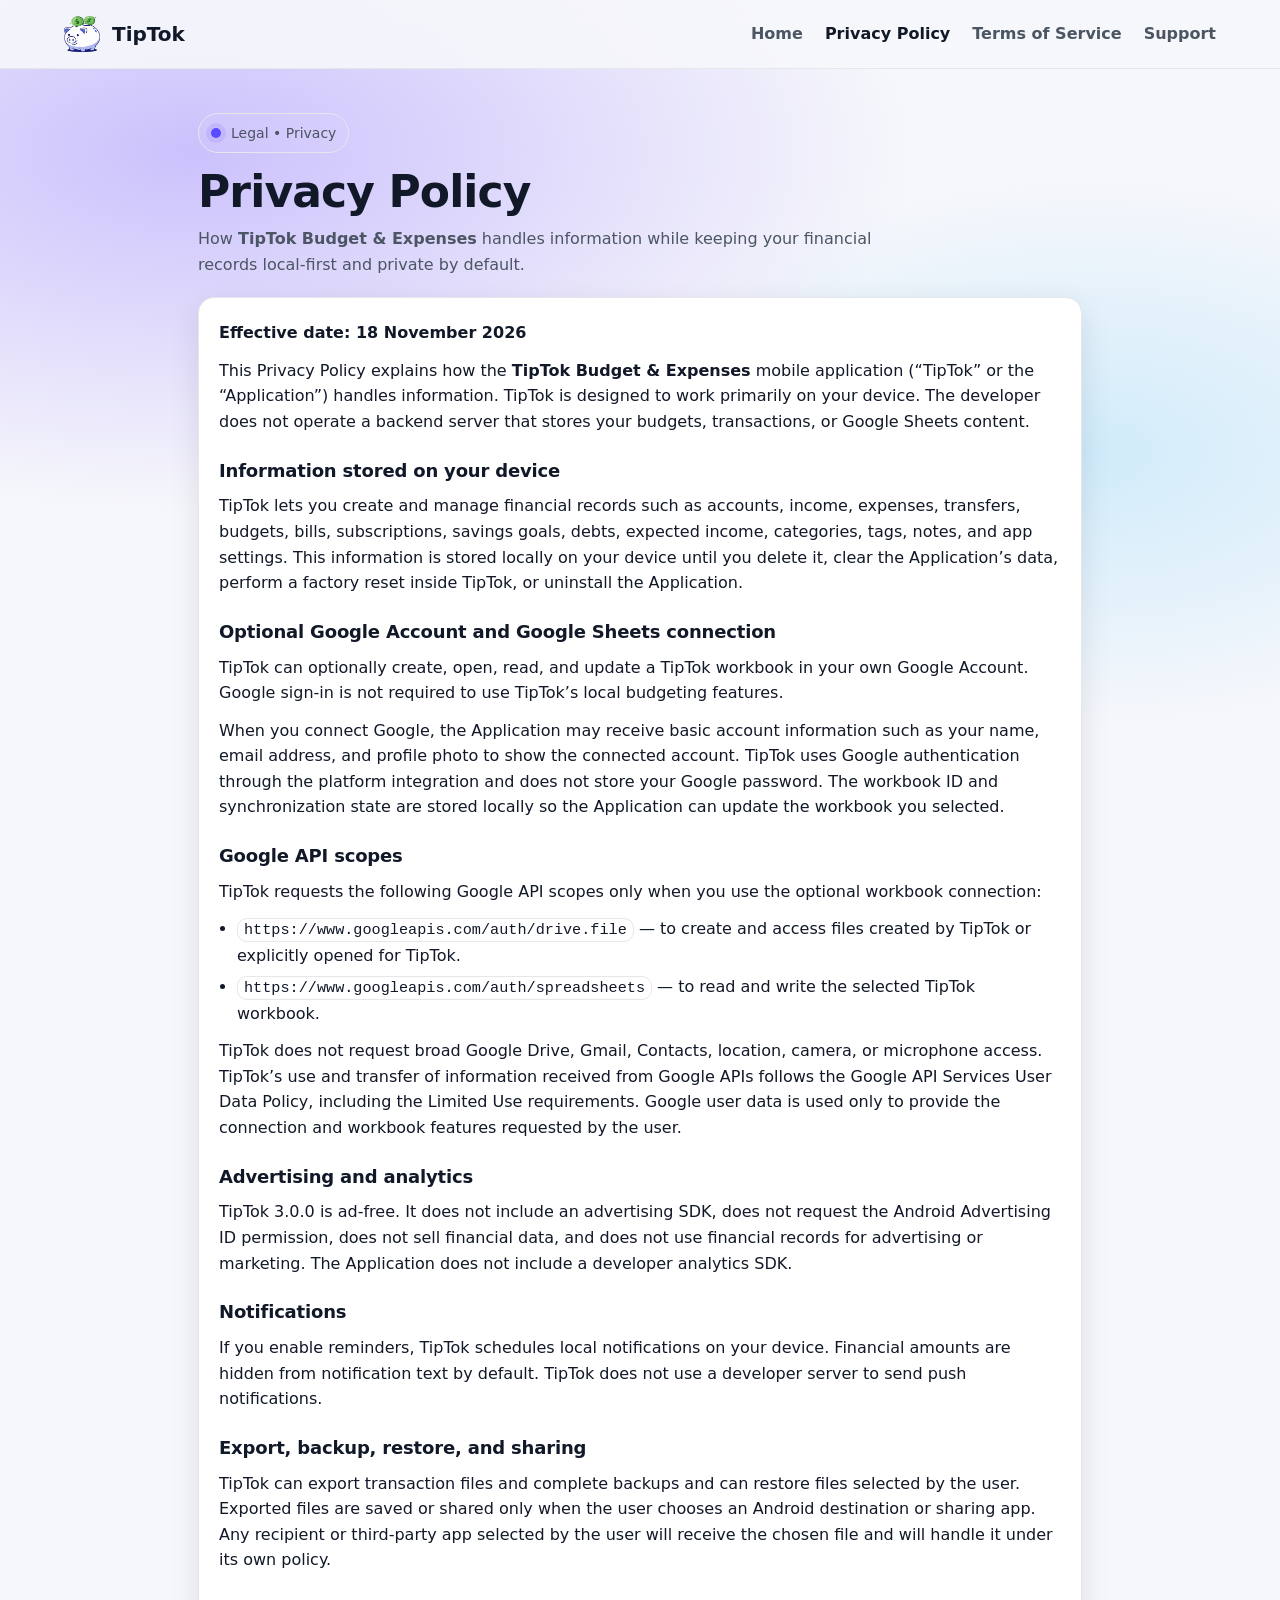
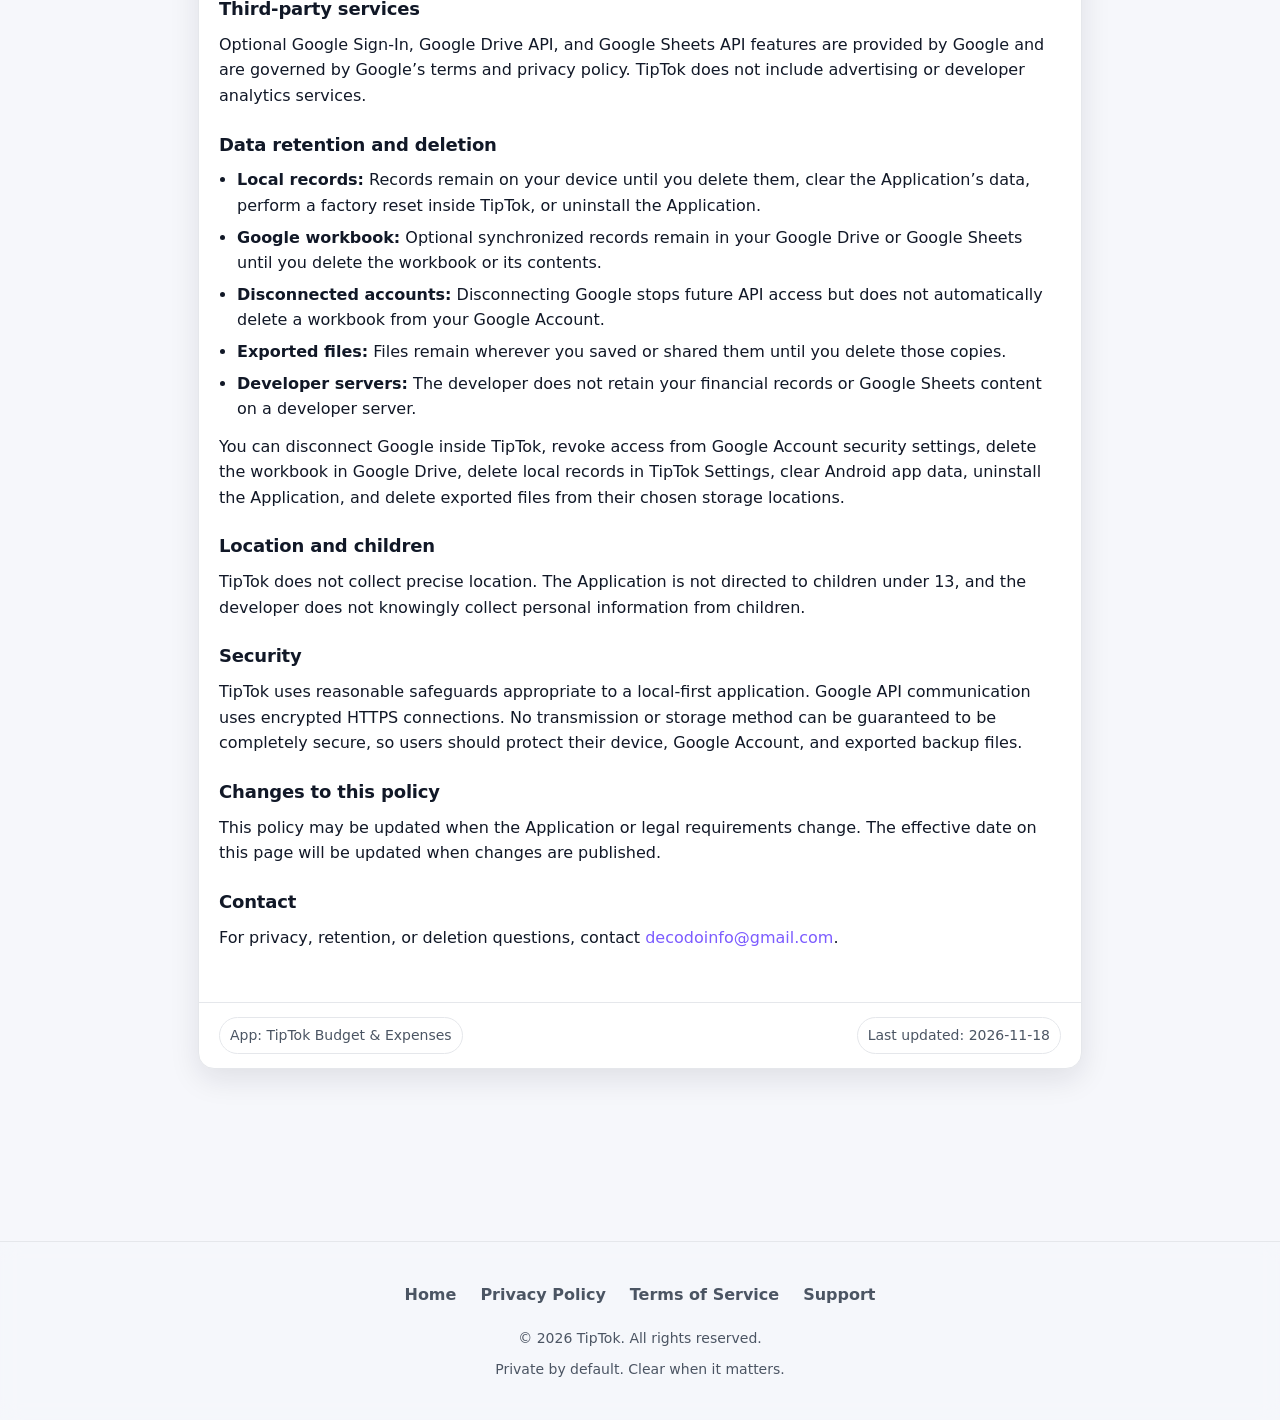
<file: tiptok/privacy_policy.html>
<!doctype html>
<html lang="en">

<head>
  <meta charset="utf-8" />
  <meta name="viewport" content="width=device-width, initial-scale=1" />
  <meta name="description"
    content="Privacy Policy for TipTok Budget &amp; Expenses. Learn what TipTok stores on your device, how optional Google Sheets connection works, and how to delete your data." />
  <meta name="robots" content="index,follow" />
  <meta name="application-name" content="TipTok" />
  <meta name="theme-color" content="#0b0f17" />
  <meta name="color-scheme" content="dark light" />
  <meta name="referrer" content="strict-origin-when-cross-origin" />
  <meta name="format-detection" content="telephone=no" />

  <meta property="og:title" content="Privacy Policy | TipTok" />
  <meta property="og:description"
    content="TipTok is local-first and ad-free. Google Sheets connection is optional. Read retention and deletion details here." />
  <meta property="og:type" content="website" />
  <meta property="og:site_name" content="TipTok" />
  <meta property="og:locale" content="en_US" />
  <meta property="og:image" content="assets/imgs/TipTok_playstore_logo.png" />
  <meta name="twitter:card" content="summary" />
  <meta name="twitter:image" content="assets/imgs/TipTok_playstore_logo.png" />
  <meta name="author" content="TipTok" />

  <link rel="icon" type="image/png" href="assets/imgs/TipTok_playstore_logo.png" />
  <link rel="apple-touch-icon" href="assets/imgs/TipTok_playstore_logo.png" />
  <title>Privacy Policy | TipTok</title>

  <link rel="stylesheet" href="assets/css/style.css" />
  <script defer src="assets/js/script.js"></script>
</head>

<body>
  <a class="skip-link" href="#main">Skip to content</a>

  <nav class="site-nav" aria-label="Primary navigation">
    <div class="nav-content">
      <a href="index.html" class="logo" aria-label="TipTok Home">
        <img src="assets/imgs/TipTok_playstore_logo.png" alt="TipTok Logo" width="36" height="36">
        <span>TipTok</span>
      </a>
      <ul class="nav-links">
        <li><a href="index.html">Home</a></li>
        <li><a href="privacy_policy.html" aria-current="page">Privacy Policy</a></li>
        <li><a href="terms_of_service.html">Terms of Service</a></li>
        <li><a href="mailto:decodoinfo@gmail.com">Support</a></li>
      </ul>
    </div>
  </nav>

  <main id="main" class="wrap wrap--narrow" aria-labelledby="page-title">
    <header class="page-header">
      <span class="badge"><span class="dot" aria-hidden="true"></span> Legal &bull; Privacy</span>
      <h1 id="page-title">Privacy Policy</h1>
      <p class="subtitle">
        How <strong>TipTok Budget &amp; Expenses</strong> handles information while keeping your financial records
        local-first and private by default.
      </p>
    </header>

    <section class="card" aria-label="Privacy Policy content">
      <div class="content">
        <p>
          <strong>Effective date: 18 November 2026</strong>
        </p>
        <p>
          This Privacy Policy explains how the <strong>TipTok Budget &amp; Expenses</strong> mobile application
          (&ldquo;TipTok&rdquo; or the &ldquo;Application&rdquo;) handles information. TipTok is designed to work
          primarily on your device. The developer does not operate a backend server that stores your budgets,
          transactions, or Google Sheets content.
        </p>

        <h2>Information stored on your device</h2>
        <p>
          TipTok lets you create and manage financial records such as accounts, income, expenses, transfers, budgets,
          bills, subscriptions, savings goals, debts, expected income, categories, tags, notes, and app settings. This
          information is stored locally on your device until you delete it, clear the Application&rsquo;s data, perform
          a factory reset inside TipTok, or uninstall the Application.
        </p>

        <h2>Optional Google Account and Google Sheets connection</h2>
        <p>
          TipTok can optionally create, open, read, and update a TipTok workbook in your own Google Account. Google
          sign-in is not required to use TipTok&rsquo;s local budgeting features.
        </p>
        <p>
          When you connect Google, the Application may receive basic account information such as your name, email
          address, and profile photo to show the connected account. TipTok uses Google authentication through the
          platform integration and does not store your Google password. The workbook ID and synchronization state are
          stored locally so the Application can update the workbook you selected.
        </p>

        <h2>Google API scopes</h2>
        <p>TipTok requests the following Google API scopes only when you use the optional workbook connection:</p>
        <ul>
          <li>
            <code>https://www.googleapis.com/auth/drive.file</code> &mdash; to create and access files created by
            TipTok or explicitly opened for TipTok.
          </li>
          <li>
            <code>https://www.googleapis.com/auth/spreadsheets</code> &mdash; to read and write the selected TipTok
            workbook.
          </li>
        </ul>
        <p>
          TipTok does not request broad Google Drive, Gmail, Contacts, location, camera, or microphone access.
          TipTok&rsquo;s use and transfer of information received from Google APIs follows the Google API Services User
          Data Policy, including the Limited Use requirements. Google user data is used only to provide the connection
          and workbook features requested by the user.
        </p>

        <h2>Advertising and analytics</h2>
        <p>
          TipTok 3.0.0 is ad-free. It does not include an advertising SDK, does not request the Android Advertising ID
          permission, does not sell financial data, and does not use financial records for advertising or marketing.
          The Application does not include a developer analytics SDK.
        </p>

        <h2>Notifications</h2>
        <p>
          If you enable reminders, TipTok schedules local notifications on your device. Financial amounts are hidden
          from notification text by default. TipTok does not use a developer server to send push notifications.
        </p>

        <h2>Export, backup, restore, and sharing</h2>
        <p>
          TipTok can export transaction files and complete backups and can restore files selected by the user. Exported
          files are saved or shared only when the user chooses an Android destination or sharing app. Any recipient or
          third-party app selected by the user will receive the chosen file and will handle it under its own policy.
        </p>

        <h2>Third-party services</h2>
        <p>
          Optional Google Sign-In, Google Drive API, and Google Sheets API features are provided by Google and are
          governed by Google&rsquo;s terms and privacy policy. TipTok does not include advertising or developer
          analytics services.
        </p>

        <h2>Data retention and deletion</h2>
        <ul>
          <li>
            <strong>Local records:</strong> Records remain on your device until you delete them, clear the
            Application&rsquo;s data, perform a factory reset inside TipTok, or uninstall the Application.
          </li>
          <li>
            <strong>Google workbook:</strong> Optional synchronized records remain in your Google Drive or Google
            Sheets until you delete the workbook or its contents.
          </li>
          <li>
            <strong>Disconnected accounts:</strong> Disconnecting Google stops future API access but does not
            automatically delete a workbook from your Google Account.
          </li>
          <li>
            <strong>Exported files:</strong> Files remain wherever you saved or shared them until you delete those
            copies.
          </li>
          <li>
            <strong>Developer servers:</strong> The developer does not retain your financial records or Google Sheets
            content on a developer server.
          </li>
        </ul>
        <p>
          You can disconnect Google inside TipTok, revoke access from Google Account security settings, delete the
          workbook in Google Drive, delete local records in TipTok Settings, clear Android app data, uninstall the
          Application, and delete exported files from their chosen storage locations.
        </p>

        <h2>Location and children</h2>
        <p>
          TipTok does not collect precise location. The Application is not directed to children under 13, and the
          developer does not knowingly collect personal information from children.
        </p>

        <h2>Security</h2>
        <p>
          TipTok uses reasonable safeguards appropriate to a local-first application. Google API communication uses
          encrypted HTTPS connections. No transmission or storage method can be guaranteed to be completely secure, so
          users should protect their device, Google Account, and exported backup files.
        </p>

        <h2>Changes to this policy</h2>
        <p>
          This policy may be updated when the Application or legal requirements change. The effective date on this page
          will be updated when changes are published.
        </p>

        <h2>Contact</h2>
        <p>
          For privacy, retention, or deletion questions, contact
          <a href="mailto:decodoinfo@gmail.com">decodoinfo@gmail.com</a>.
        </p>
      </div>

      <div class="footer" aria-label="Policy metadata">
        <span class="pill">App: TipTok Budget &amp; Expenses</span>
        <span class="pill">Last updated: 2026-11-18</span>
      </div>
    </section>
  </main>

  <footer class="site-footer">
    <div class="footer-content">
      <ul class="footer-links">
        <li><a href="index.html">Home</a></li>
        <li><a href="privacy_policy.html">Privacy Policy</a></li>
        <li><a href="terms_of_service.html">Terms of Service</a></li>
        <li><a href="mailto:decodoinfo@gmail.com">Support</a></li>
      </ul>
      <p class="footer-text">&copy; <span data-year></span> TipTok. All rights reserved.</p>
      <p class="footer-text">Private by default. Clear when it matters.</p>
    </div>
  </footer>
</body>

</html>
</file>
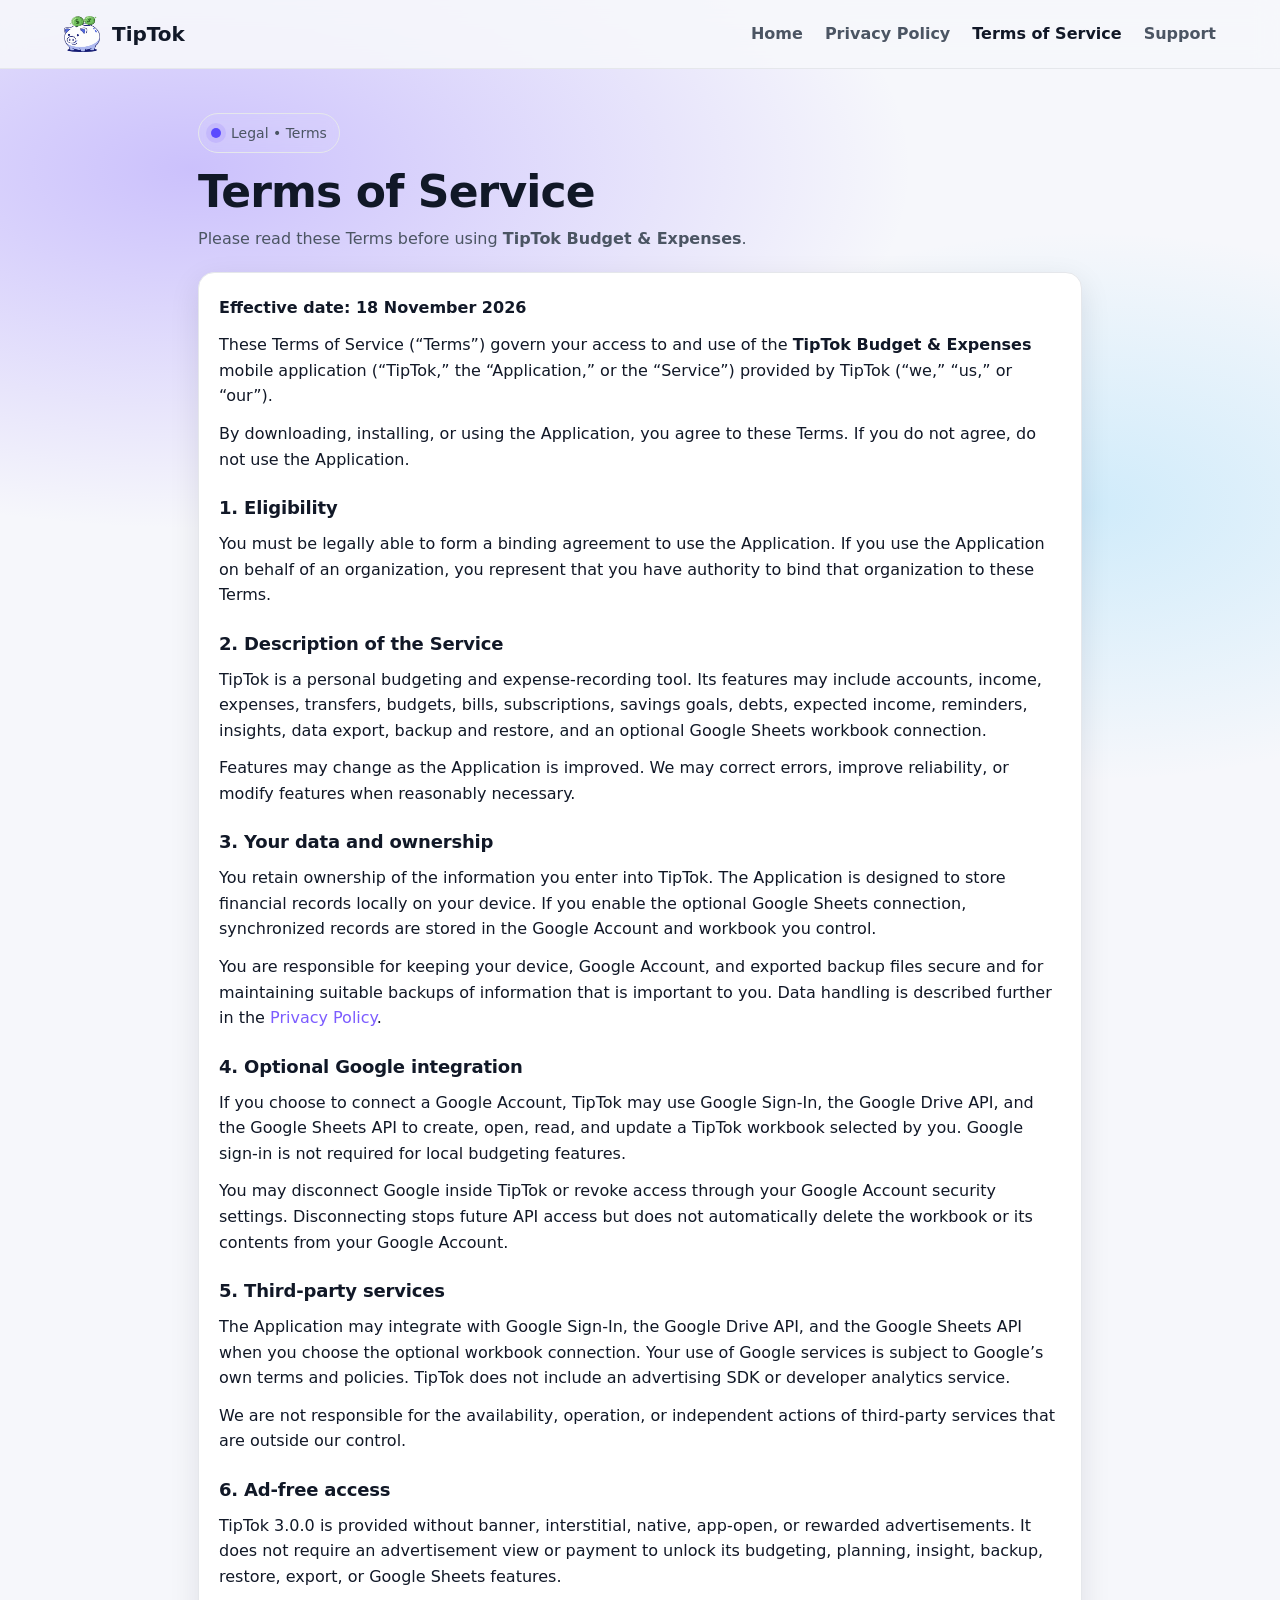
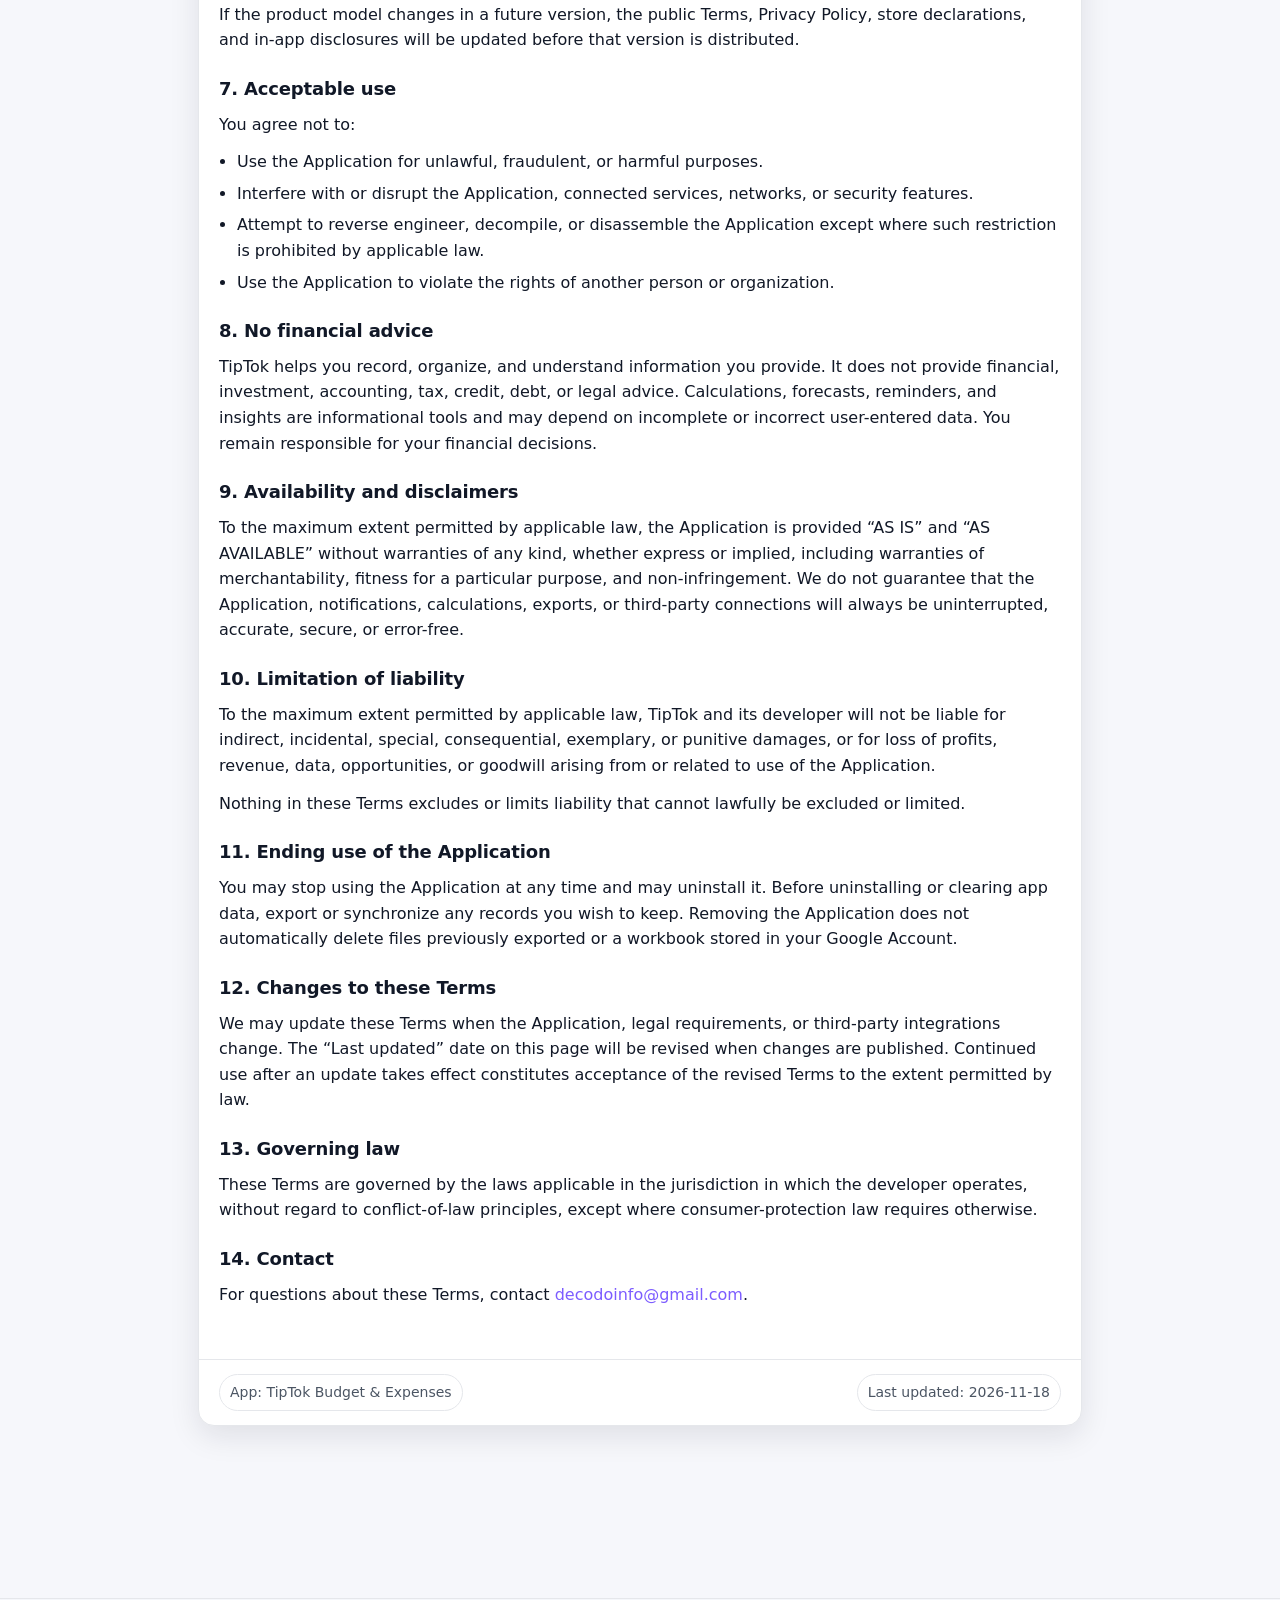
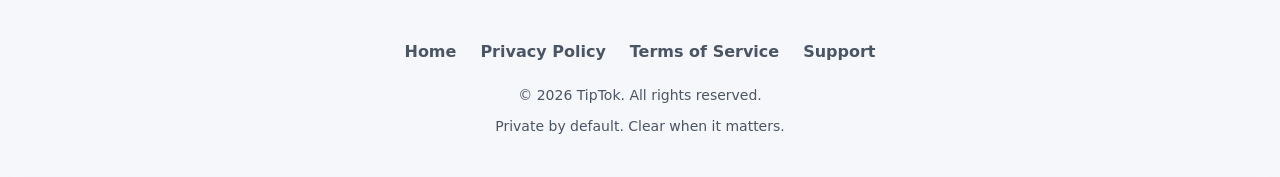
<file: tiptok/terms_of_service.html>
<!doctype html>
<html lang="en">

<head>
  <meta charset="utf-8" />
  <meta name="viewport" content="width=device-width, initial-scale=1" />
  <meta name="description"
    content="Terms of Service for TipTok Budget &amp; Expenses, including local data storage and optional Google Sheets connection." />
  <meta name="robots" content="index,follow" />
  <meta name="application-name" content="TipTok" />
  <meta name="theme-color" content="#0b0f17" />
  <meta name="color-scheme" content="dark light" />
  <meta name="referrer" content="strict-origin-when-cross-origin" />
  <meta name="format-detection" content="telephone=no" />

  <meta property="og:title" content="Terms of Service | TipTok" />
  <meta property="og:description" content="Terms governing access to and use of the TipTok application." />
  <meta property="og:type" content="website" />
  <meta property="og:site_name" content="TipTok" />
  <meta property="og:locale" content="en_US" />
  <meta property="og:image" content="assets/imgs/TipTok_playstore_logo.png" />
  <meta name="twitter:card" content="summary" />
  <meta name="twitter:image" content="assets/imgs/TipTok_playstore_logo.png" />
  <meta name="author" content="TipTok" />

  <link rel="icon" type="image/png" href="assets/imgs/TipTok_playstore_logo.png" />
  <link rel="apple-touch-icon" href="assets/imgs/TipTok_playstore_logo.png" />
  <title>Terms of Service | TipTok</title>

  <link rel="stylesheet" href="assets/css/style.css" />
  <script defer src="assets/js/script.js"></script>
</head>

<body>
  <a class="skip-link" href="#main">Skip to content</a>

  <nav class="site-nav" aria-label="Primary navigation">
    <div class="nav-content">
      <a href="index.html" class="logo" aria-label="TipTok Home">
        <img src="assets/imgs/TipTok_playstore_logo.png" alt="TipTok Logo" width="36" height="36">
        <span>TipTok</span>
      </a>
      <ul class="nav-links">
        <li><a href="index.html">Home</a></li>
        <li><a href="privacy_policy.html">Privacy Policy</a></li>
        <li><a href="terms_of_service.html" aria-current="page">Terms of Service</a></li>
        <li><a href="mailto:decodoinfo@gmail.com">Support</a></li>
      </ul>
    </div>
  </nav>

  <main id="main" class="wrap wrap--narrow" aria-labelledby="page-title">
    <header class="page-header">
      <span class="badge"><span class="dot" aria-hidden="true"></span> Legal &bull; Terms</span>
      <h1 id="page-title">Terms of Service</h1>
      <p class="subtitle">
        Please read these Terms before using <strong>TipTok Budget &amp; Expenses</strong>.
      </p>
    </header>

    <section class="card" aria-label="Terms of Service content">
      <div class="content">
        <p><strong>Effective date: 18 November 2026</strong></p>
        <p>
          These Terms of Service (&ldquo;Terms&rdquo;) govern your access to and use of the
          <strong>TipTok Budget &amp; Expenses</strong> mobile application (&ldquo;TipTok,&rdquo; the
          &ldquo;Application,&rdquo; or the &ldquo;Service&rdquo;) provided by TipTok (&ldquo;we,&rdquo;
          &ldquo;us,&rdquo; or &ldquo;our&rdquo;).
        </p>
        <p>
          By downloading, installing, or using the Application, you agree to these Terms. If you do not agree, do not
          use the Application.
        </p>

        <h2>1. Eligibility</h2>
        <p>
          You must be legally able to form a binding agreement to use the Application. If you use the Application on
          behalf of an organization, you represent that you have authority to bind that organization to these Terms.
        </p>

        <h2>2. Description of the Service</h2>
        <p>
          TipTok is a personal budgeting and expense-recording tool. Its features may include accounts, income,
          expenses, transfers, budgets, bills, subscriptions, savings goals, debts, expected income, reminders,
          insights, data export, backup and restore, and an optional Google Sheets workbook connection.
        </p>
        <p>
          Features may change as the Application is improved. We may correct errors, improve reliability, or modify
          features when reasonably necessary.
        </p>

        <h2>3. Your data and ownership</h2>
        <p>
          You retain ownership of the information you enter into TipTok. The Application is designed to store financial
          records locally on your device. If you enable the optional Google Sheets connection, synchronized records are
          stored in the Google Account and workbook you control.
        </p>
        <p>
          You are responsible for keeping your device, Google Account, and exported backup files secure and for
          maintaining suitable backups of information that is important to you. Data handling is described further in
          the <a href="privacy_policy.html">Privacy Policy</a>.
        </p>

        <h2>4. Optional Google integration</h2>
        <p>
          If you choose to connect a Google Account, TipTok may use Google Sign-In, the Google Drive API, and the Google
          Sheets API to create, open, read, and update a TipTok workbook selected by you. Google sign-in is not required
          for local budgeting features.
        </p>
        <p>
          You may disconnect Google inside TipTok or revoke access through your Google Account security settings.
          Disconnecting stops future API access but does not automatically delete the workbook or its contents from
          your Google Account.
        </p>

        <h2>5. Third-party services</h2>
        <p>
          The Application may integrate with Google Sign-In, the Google Drive API, and the Google Sheets API when you
          choose the optional workbook connection. Your use of Google services is subject to Google&rsquo;s own terms
          and policies. TipTok does not include an advertising SDK or developer analytics service.
        </p>
        <p>
          We are not responsible for the availability, operation, or independent actions of third-party services that
          are outside our control.
        </p>

        <h2>6. Ad-free access</h2>
        <p>
          TipTok 3.0.0 is provided without banner, interstitial, native, app-open, or rewarded advertisements. It does
          not require an advertisement view or payment to unlock its budgeting, planning, insight, backup, restore,
          export, or Google Sheets features.
        </p>
        <p>
          If the product model changes in a future version, the public Terms, Privacy Policy, store declarations, and
          in-app disclosures will be updated before that version is distributed.
        </p>

        <h2>7. Acceptable use</h2>
        <p>You agree not to:</p>
        <ul>
          <li>Use the Application for unlawful, fraudulent, or harmful purposes.</li>
          <li>Interfere with or disrupt the Application, connected services, networks, or security features.</li>
          <li>
            Attempt to reverse engineer, decompile, or disassemble the Application except where such restriction is
            prohibited by applicable law.
          </li>
          <li>Use the Application to violate the rights of another person or organization.</li>
        </ul>

        <h2>8. No financial advice</h2>
        <p>
          TipTok helps you record, organize, and understand information you provide. It does not provide financial,
          investment, accounting, tax, credit, debt, or legal advice. Calculations, forecasts, reminders, and insights
          are informational tools and may depend on incomplete or incorrect user-entered data. You remain responsible
          for your financial decisions.
        </p>

        <h2>9. Availability and disclaimers</h2>
        <p>
          To the maximum extent permitted by applicable law, the Application is provided &ldquo;AS IS&rdquo; and
          &ldquo;AS AVAILABLE&rdquo; without warranties of any kind, whether express or implied, including warranties of
          merchantability, fitness for a particular purpose, and non-infringement. We do not guarantee that the
          Application, notifications, calculations, exports, or third-party connections will always be uninterrupted,
          accurate, secure, or error-free.
        </p>

        <h2>10. Limitation of liability</h2>
        <p>
          To the maximum extent permitted by applicable law, TipTok and its developer will not be liable for indirect,
          incidental, special, consequential, exemplary, or punitive damages, or for loss of profits, revenue, data,
          opportunities, or goodwill arising from or related to use of the Application.
        </p>
        <p>
          Nothing in these Terms excludes or limits liability that cannot lawfully be excluded or limited.
        </p>

        <h2>11. Ending use of the Application</h2>
        <p>
          You may stop using the Application at any time and may uninstall it. Before uninstalling or clearing app data,
          export or synchronize any records you wish to keep. Removing the Application does not automatically delete
          files previously exported or a workbook stored in your Google Account.
        </p>

        <h2>12. Changes to these Terms</h2>
        <p>
          We may update these Terms when the Application, legal requirements, or third-party integrations change. The
          &ldquo;Last updated&rdquo; date on this page will be revised when changes are published. Continued use after an
          update takes effect constitutes acceptance of the revised Terms to the extent permitted by law.
        </p>

        <h2>13. Governing law</h2>
        <p>
          These Terms are governed by the laws applicable in the jurisdiction in which the developer operates, without
          regard to conflict-of-law principles, except where consumer-protection law requires otherwise.
        </p>

        <h2>14. Contact</h2>
        <p>
          For questions about these Terms, contact
          <a href="mailto:decodoinfo@gmail.com">decodoinfo@gmail.com</a>.
        </p>
      </div>

      <div class="footer" aria-label="Terms metadata">
        <span class="pill">App: TipTok Budget &amp; Expenses</span>
        <span class="pill">Last updated: 2026-11-18</span>
      </div>
    </section>
  </main>

  <footer class="site-footer">
    <div class="footer-content">
      <ul class="footer-links">
        <li><a href="index.html">Home</a></li>
        <li><a href="privacy_policy.html">Privacy Policy</a></li>
        <li><a href="terms_of_service.html">Terms of Service</a></li>
        <li><a href="mailto:decodoinfo@gmail.com">Support</a></li>
      </ul>
      <p class="footer-text">&copy; <span data-year></span> TipTok. All rights reserved.</p>
      <p class="footer-text">Private by default. Clear when it matters.</p>
    </div>
  </footer>
</body>

</html>
</file>
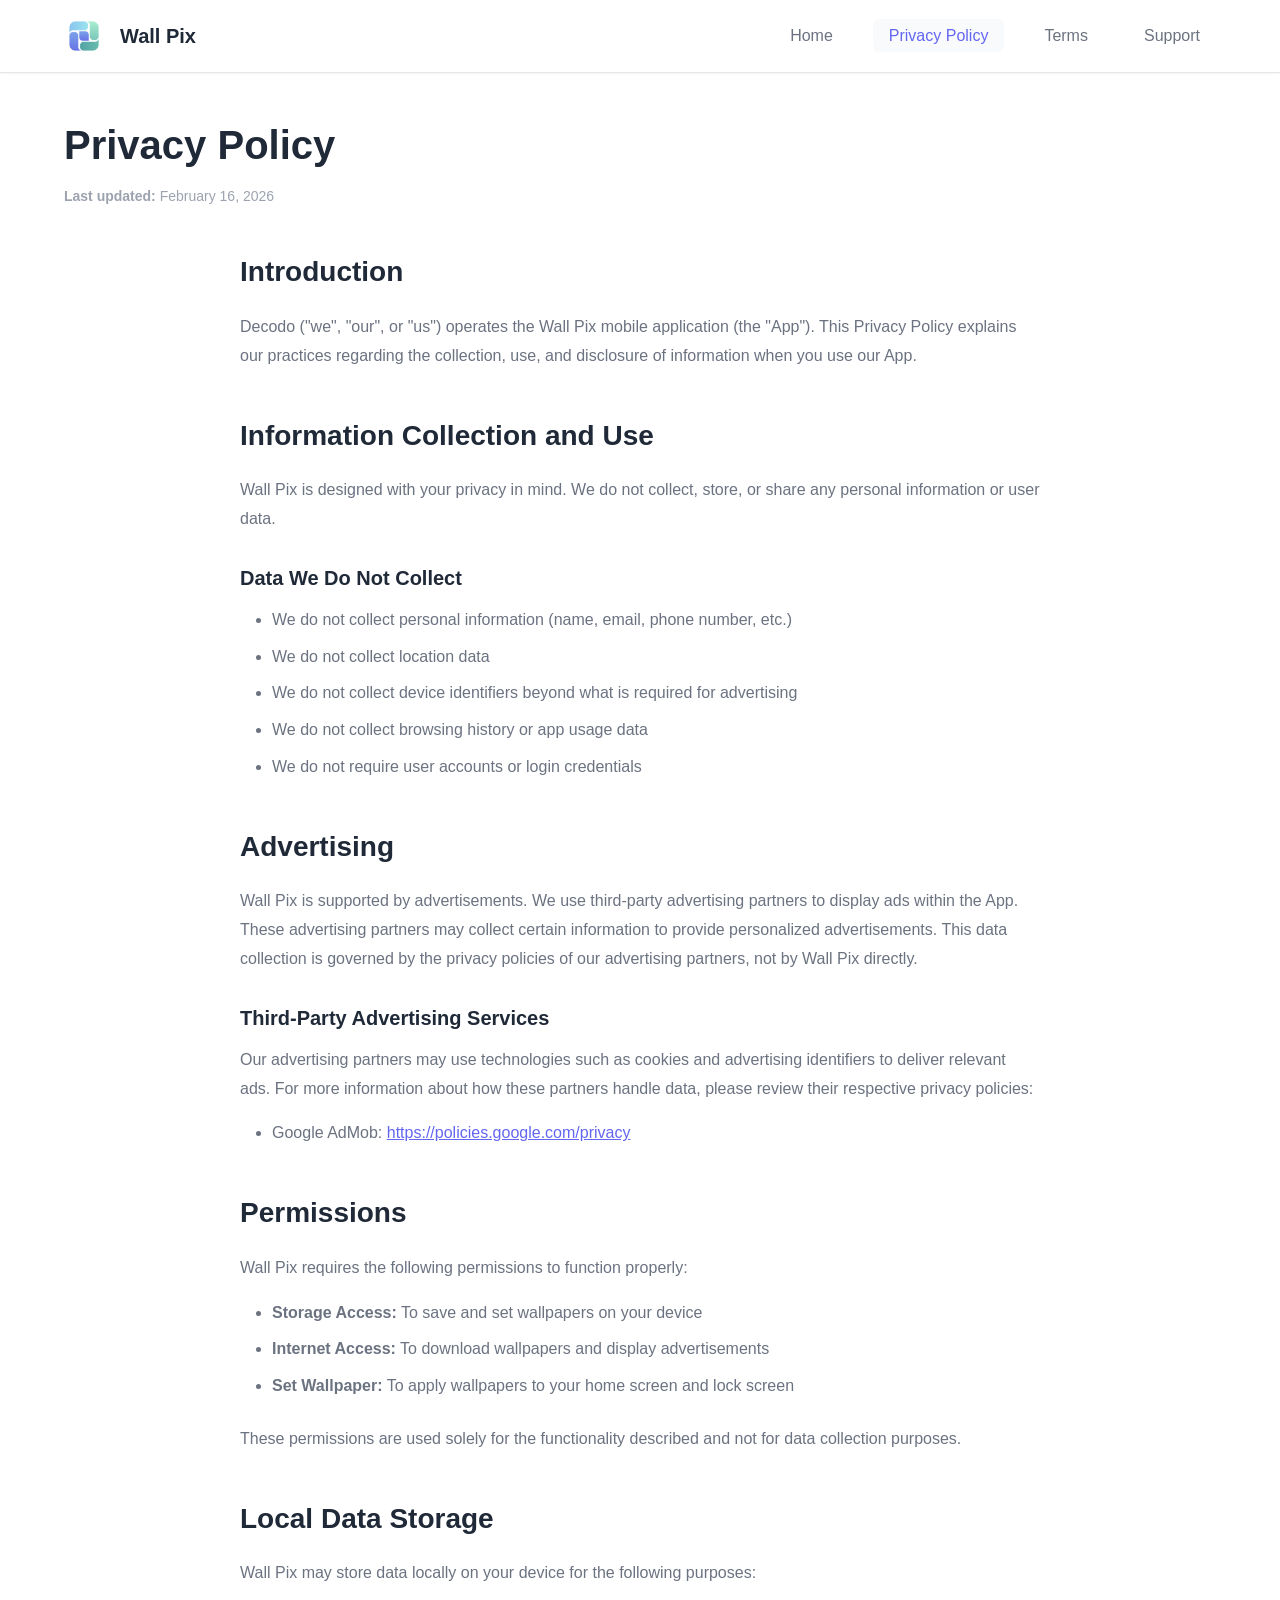
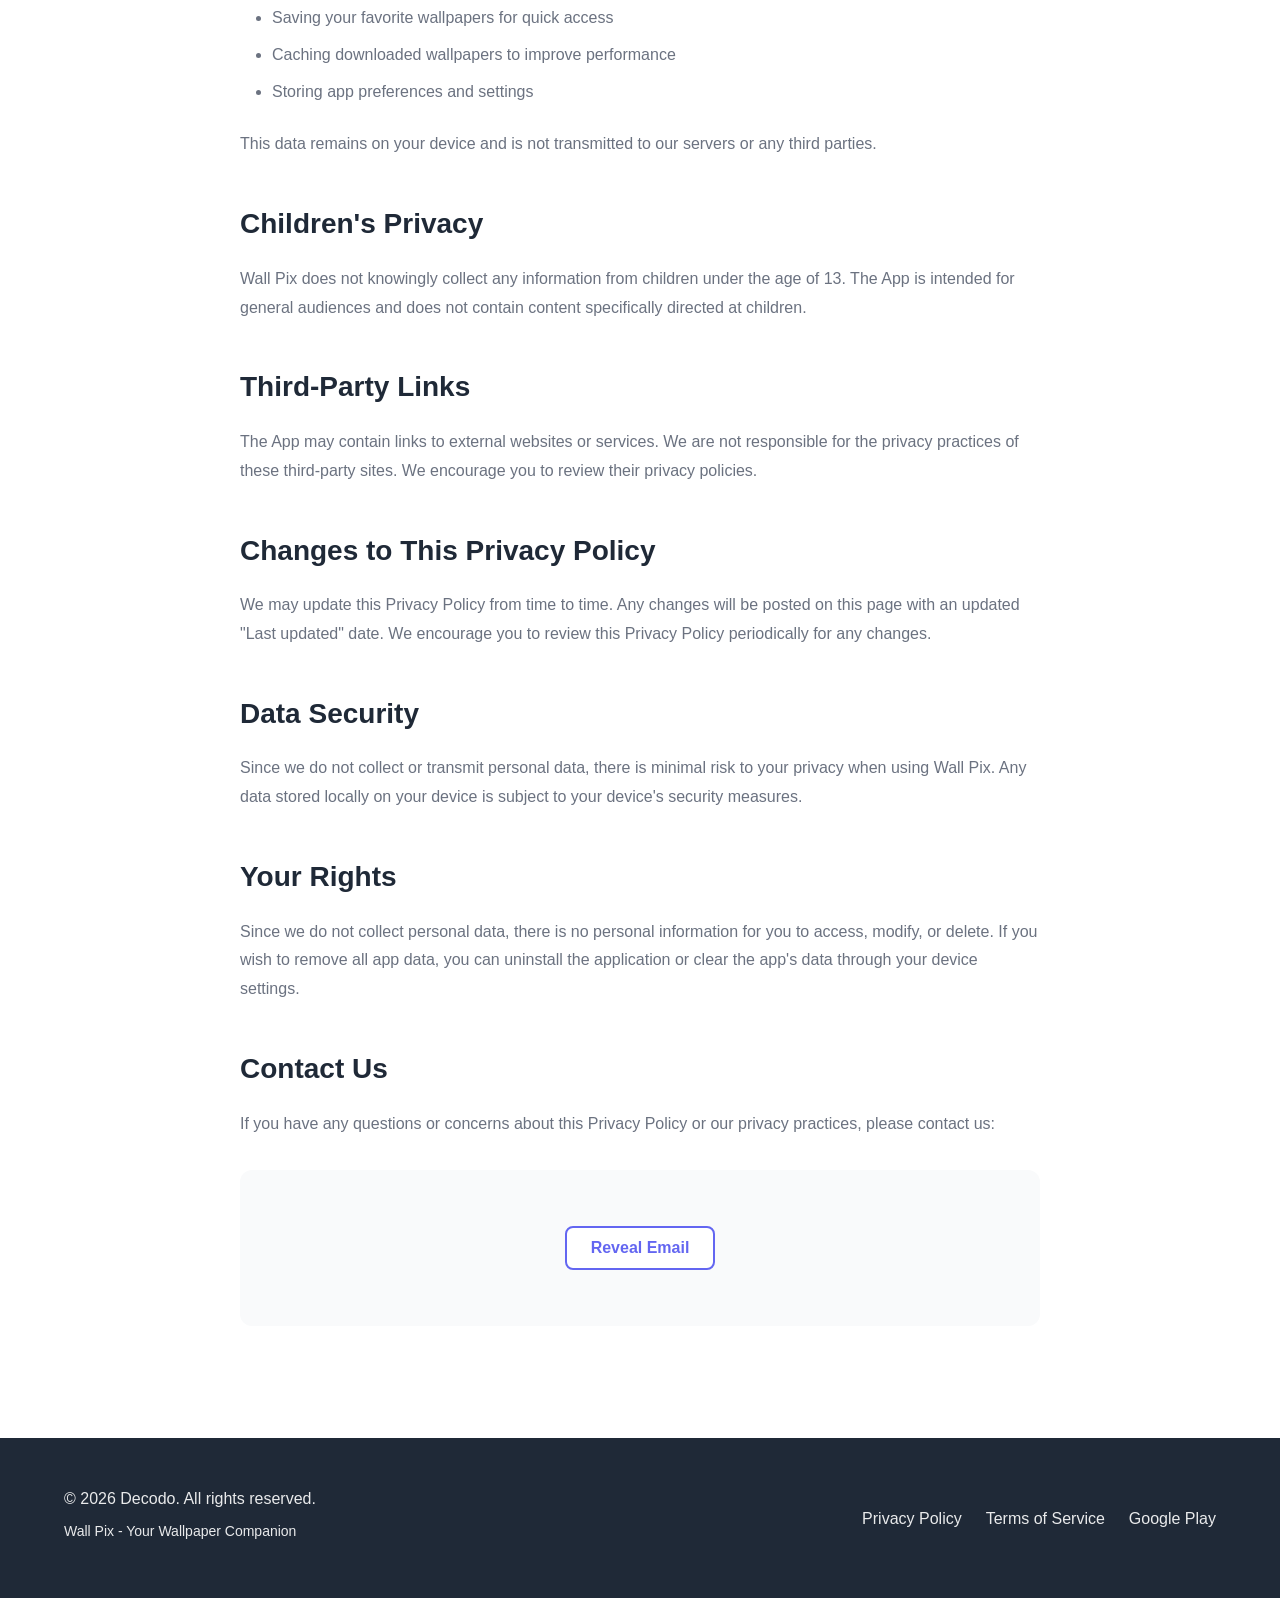
<file: wall_pix/privacy_policy.html>
<!DOCTYPE html>
<html lang="en">

<head>
  <meta charset="UTF-8">
  <meta name="viewport" content="width=device-width, initial-scale=1.0">
  <meta name="description" content="Privacy Policy for Wall Pix - Learn how we protect your privacy and handle data.">

  <!-- Open Graph tags -->
  <meta property="og:title" content="Privacy Policy - Wall Pix">
  <meta property="og:description" content="Privacy Policy for Wall Pix wallpaper app.">
  <meta property="og:type" content="website">

  <title>Privacy Policy - Wall Pix</title>

  <!-- Favicon -->
  <link rel="icon" type="image/png" sizes="32x32" href="assets/wall_pix_logo.png">
  <link rel="icon" type="image/png" sizes="16x16" href="assets/wall_pix_logo.png">
  <link rel="apple-touch-icon" href="assets/wall_pix_logo.png">

  <link rel="stylesheet" href="styles.css">
</head>

<body>
  <!-- Header -->
  <header>
    <div class="container">
      <div class="header-content">
        <div class="logo-section">
          <img src="assets/wall_pix_logo.png" alt="Wall Pix Logo" class="logo">
          <span class="app-name">Wall Pix</span>
        </div>
        <nav>
          <ul class="nav-menu">
            <li><a href="index.html">Home</a></li>
            <li><a href="privacy_policy.html" class="active">Privacy Policy</a></li>
            <li><a href="terms_of_service.html">Terms</a></li>
            <li><a href="index.html#support">Support</a></li>
          </ul>
        </nav>
      </div>
    </div>
  </header>

  <main>
    <section class="policy-page">
      <div class="container">
        <h1>Privacy Policy</h1>
        <p class="last-updated"><strong>Last updated:</strong> February 16, 2026</p>

        <div class="policy-content">
          <!-- 
                        NOTE: Insert your exact Privacy Policy text here.
                        The user mentioned they have privacy policy text but didn't provide it inline.
                        Below is a template based on the app information provided.
                        Replace this with your actual privacy policy text.
                    -->

          <h2>Introduction</h2>
          <p>Decodo ("we", "our", or "us") operates the Wall Pix mobile application (the "App"). This Privacy Policy
            explains our practices regarding the collection, use, and disclosure of information when you use our App.
          </p>

          <h2>Information Collection and Use</h2>
          <p>Wall Pix is designed with your privacy in mind. We do not collect, store, or share any personal information
            or user data.</p>

          <h3>Data We Do Not Collect</h3>
          <ul>
            <li>We do not collect personal information (name, email, phone number, etc.)</li>
            <li>We do not collect location data</li>
            <li>We do not collect device identifiers beyond what is required for advertising</li>
            <li>We do not collect browsing history or app usage data</li>
            <li>We do not require user accounts or login credentials</li>
          </ul>

          <h2>Advertising</h2>
          <p>Wall Pix is supported by advertisements. We use third-party advertising partners to display ads within the
            App. These advertising partners may collect certain information to provide personalized advertisements. This
            data collection is governed by the privacy policies of our advertising partners, not by Wall Pix directly.
          </p>

          <h3>Third-Party Advertising Services</h3>
          <p>Our advertising partners may use technologies such as cookies and advertising identifiers to deliver
            relevant ads. For more information about how these partners handle data, please review their respective
            privacy policies:</p>
          <ul>
            <li>Google AdMob: <a href="https://policies.google.com/privacy" target="_blank"
                rel="noopener noreferrer">https://policies.google.com/privacy</a></li>
          </ul>

          <h2>Permissions</h2>
          <p>Wall Pix requires the following permissions to function properly:</p>
          <ul>
            <li><strong>Storage Access:</strong> To save and set wallpapers on your device</li>
            <li><strong>Internet Access:</strong> To download wallpapers and display advertisements</li>
            <li><strong>Set Wallpaper:</strong> To apply wallpapers to your home screen and lock screen</li>
          </ul>
          <p>These permissions are used solely for the functionality described and not for data collection purposes.</p>

          <h2>Local Data Storage</h2>
          <p>Wall Pix may store data locally on your device for the following purposes:</p>
          <ul>
            <li>Saving your favorite wallpapers for quick access</li>
            <li>Caching downloaded wallpapers to improve performance</li>
            <li>Storing app preferences and settings</li>
          </ul>
          <p>This data remains on your device and is not transmitted to our servers or any third parties.</p>

          <h2>Children's Privacy</h2>
          <p>Wall Pix does not knowingly collect any information from children under the age of 13. The App is intended
            for general audiences and does not contain content specifically directed at children.</p>

          <h2>Third-Party Links</h2>
          <p>The App may contain links to external websites or services. We are not responsible for the privacy
            practices of these third-party sites. We encourage you to review their privacy policies.</p>

          <h2>Changes to This Privacy Policy</h2>
          <p>We may update this Privacy Policy from time to time. Any changes will be posted on this page with an
            updated "Last updated" date. We encourage you to review this Privacy Policy periodically for any changes.
          </p>

          <h2>Data Security</h2>
          <p>Since we do not collect or transmit personal data, there is minimal risk to your privacy when using Wall
            Pix. Any data stored locally on your device is subject to your device's security measures.</p>

          <h2>Your Rights</h2>
          <p>Since we do not collect personal data, there is no personal information for you to access, modify, or
            delete. If you wish to remove all app data, you can uninstall the application or clear the app's data
            through your device settings.</p>

          <h2>Contact Us</h2>
          <p>If you have any questions or concerns about this Privacy Policy or our privacy practices, please contact
            us:</p>
          <div class="contact-section">
            <div class="email-reveal">
              <div class="email-buttons">
                <button id="reveal-email-btn" class="btn btn-secondary">Reveal Email</button>
                <button id="copy-email-btn" class="btn btn-secondary" style="display: none;">Copy Email</button>
              </div>
              <p id="email-display" class="email-text"></p>
              <noscript>
                <p class="email-noscript">decoodo [at] protonmail [dot] com</p>
              </noscript>
            </div>
          </div>
        </div>
      </div>
    </section>
  </main>

  <!-- Footer -->
  <footer>
    <div class="container">
      <div class="footer-content">
        <div class="footer-info">
          <p>&copy; 2026 Decodo. All rights reserved.</p>
          <p class="footer-app">Wall Pix - Your Wallpaper Companion</p>
        </div>
        <nav class="footer-nav">
          <a href="privacy_policy.html">Privacy Policy</a>
          <a href="terms_of_service.html">Terms of Service</a>
          <a href="https://play.google.com/store/apps/details?id=com.wall.pix" target="_blank"
            rel="noopener noreferrer">Google Play</a>
        </nav>
      </div>
    </div>
  </footer>

  <script src="script.js"></script>
</body>

</html>
</file>
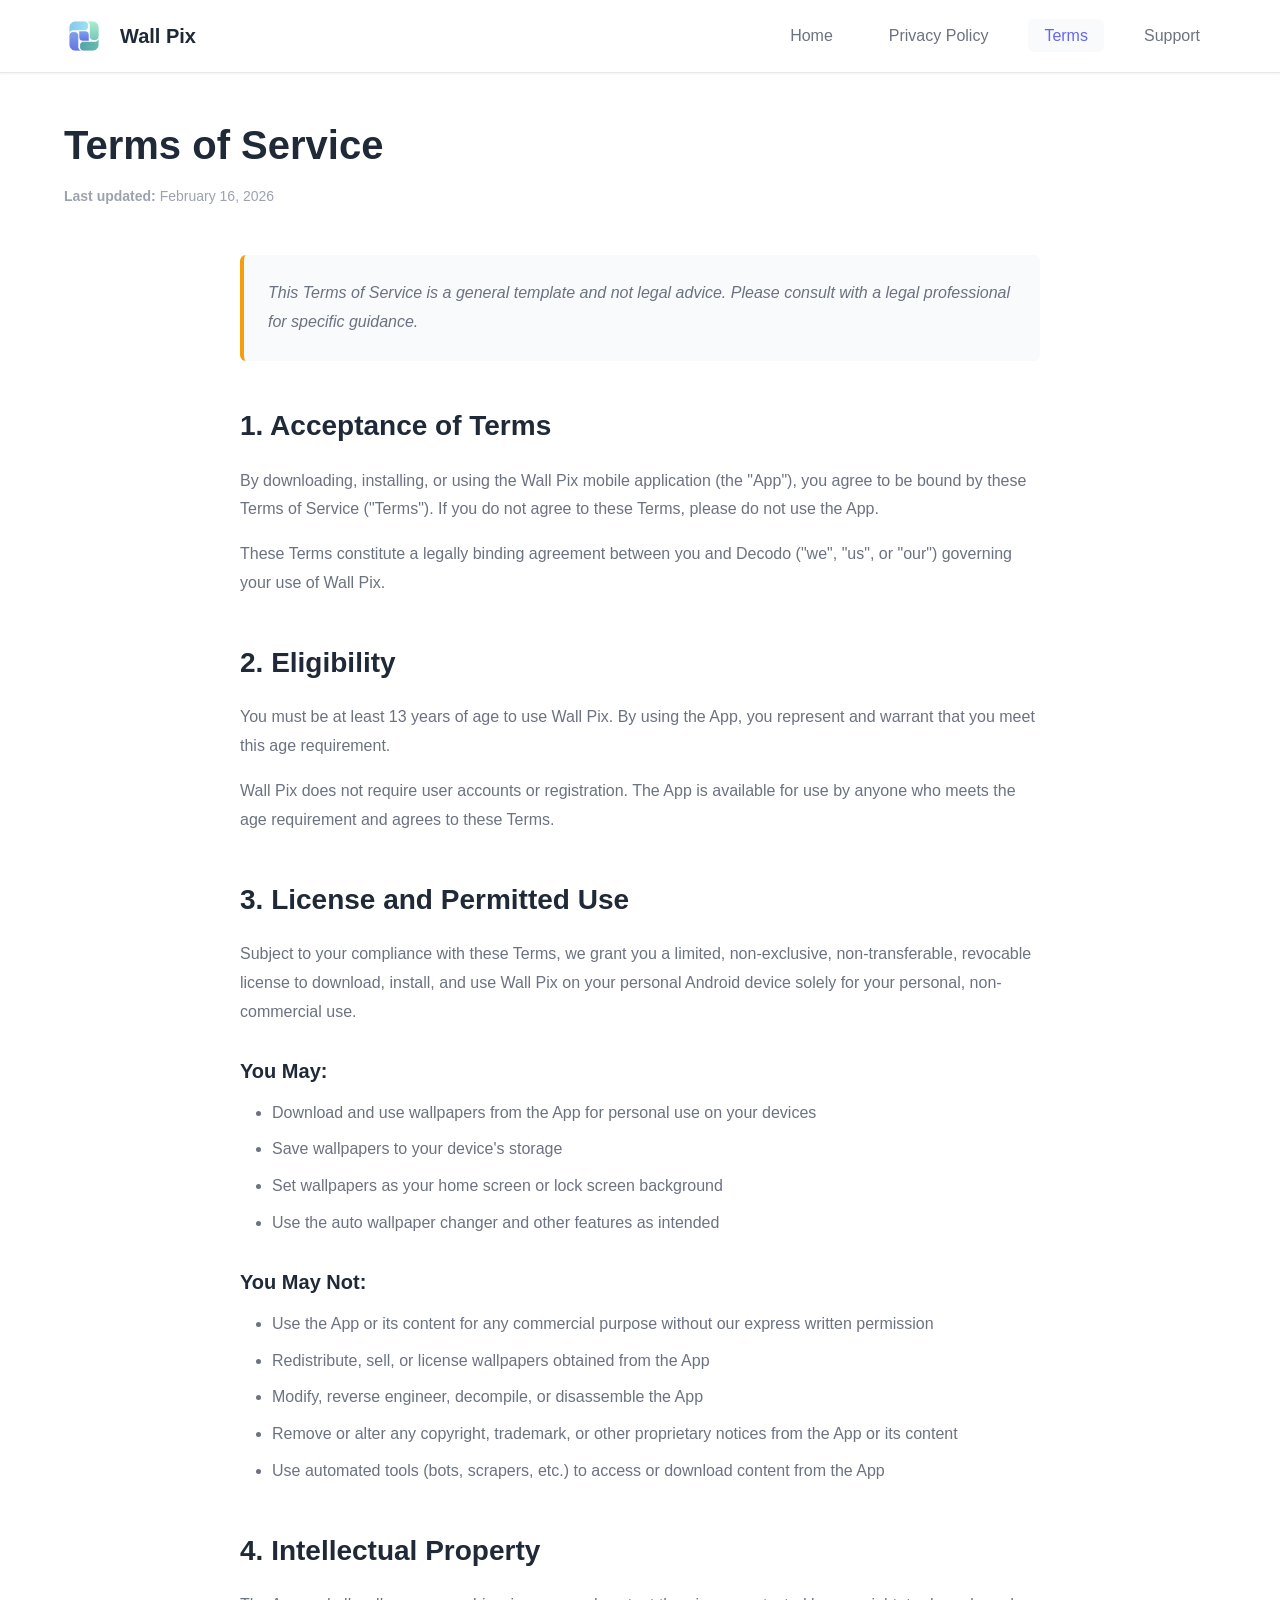
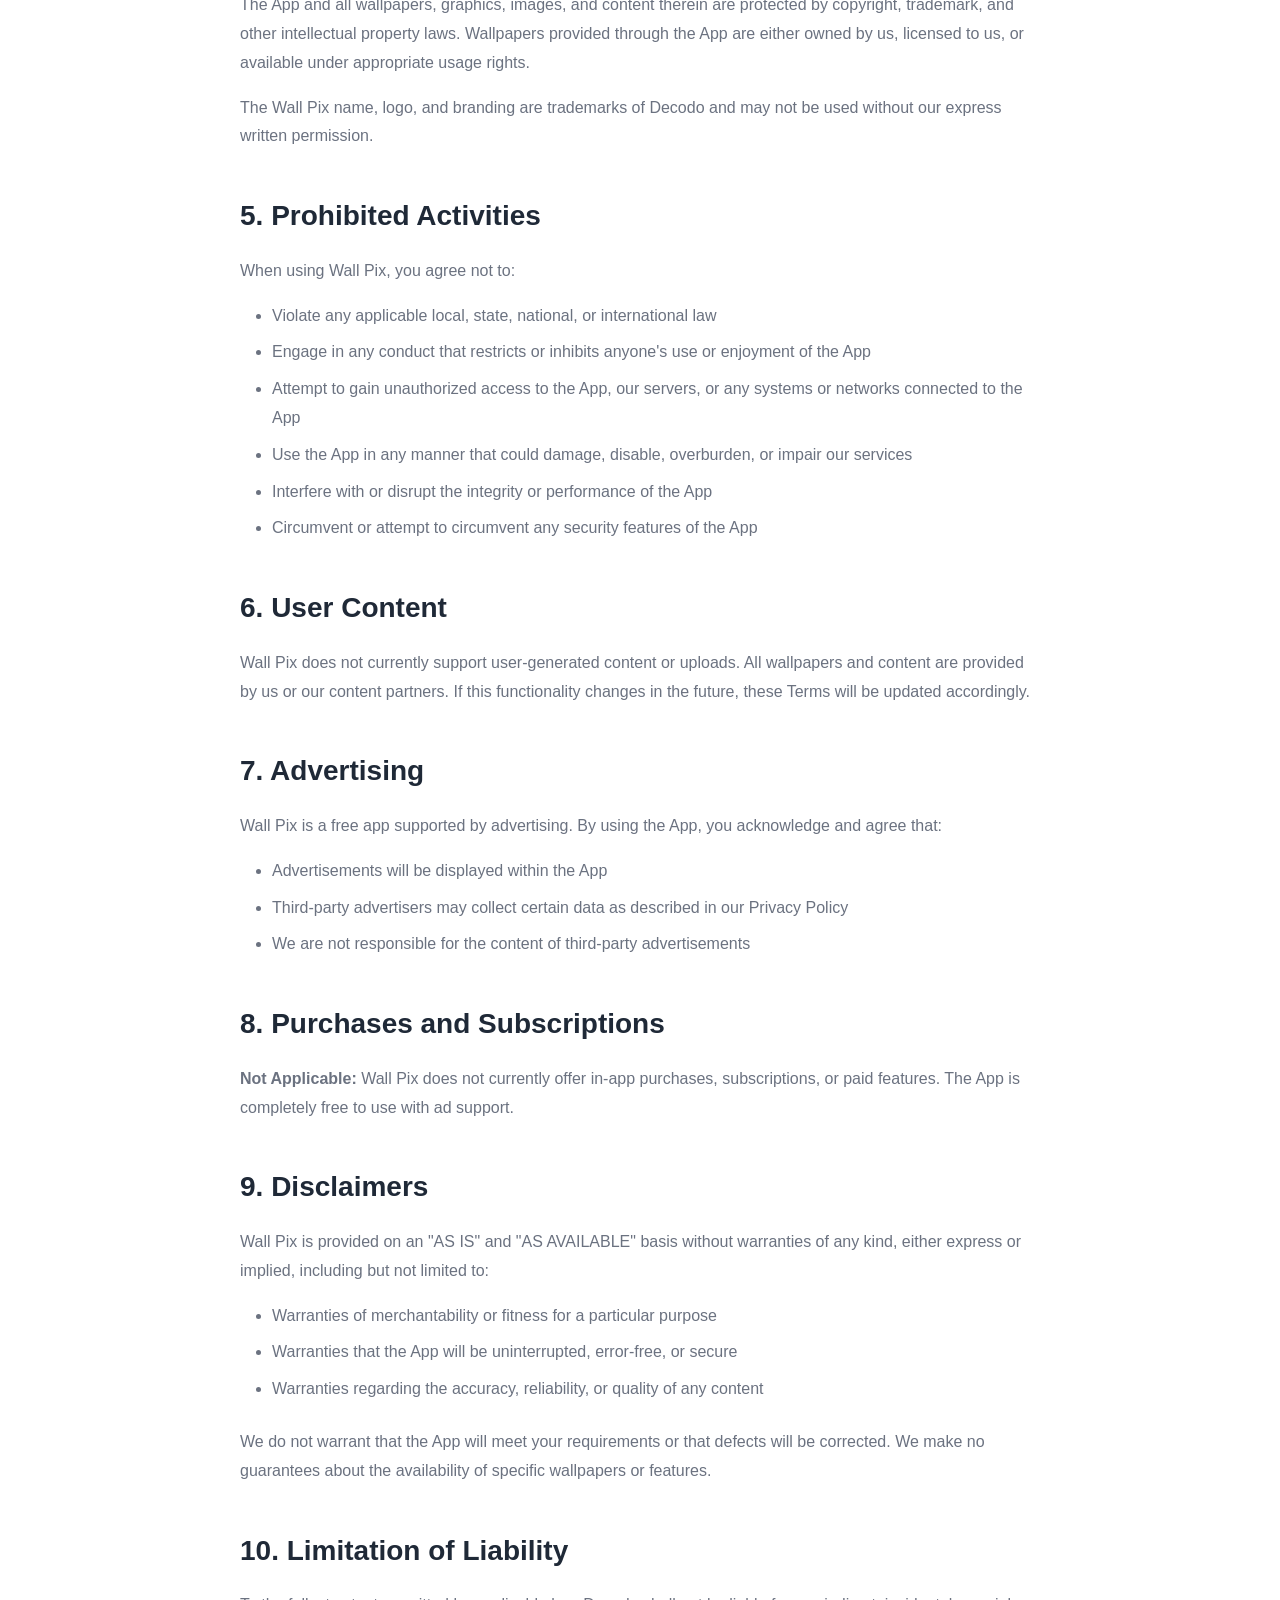
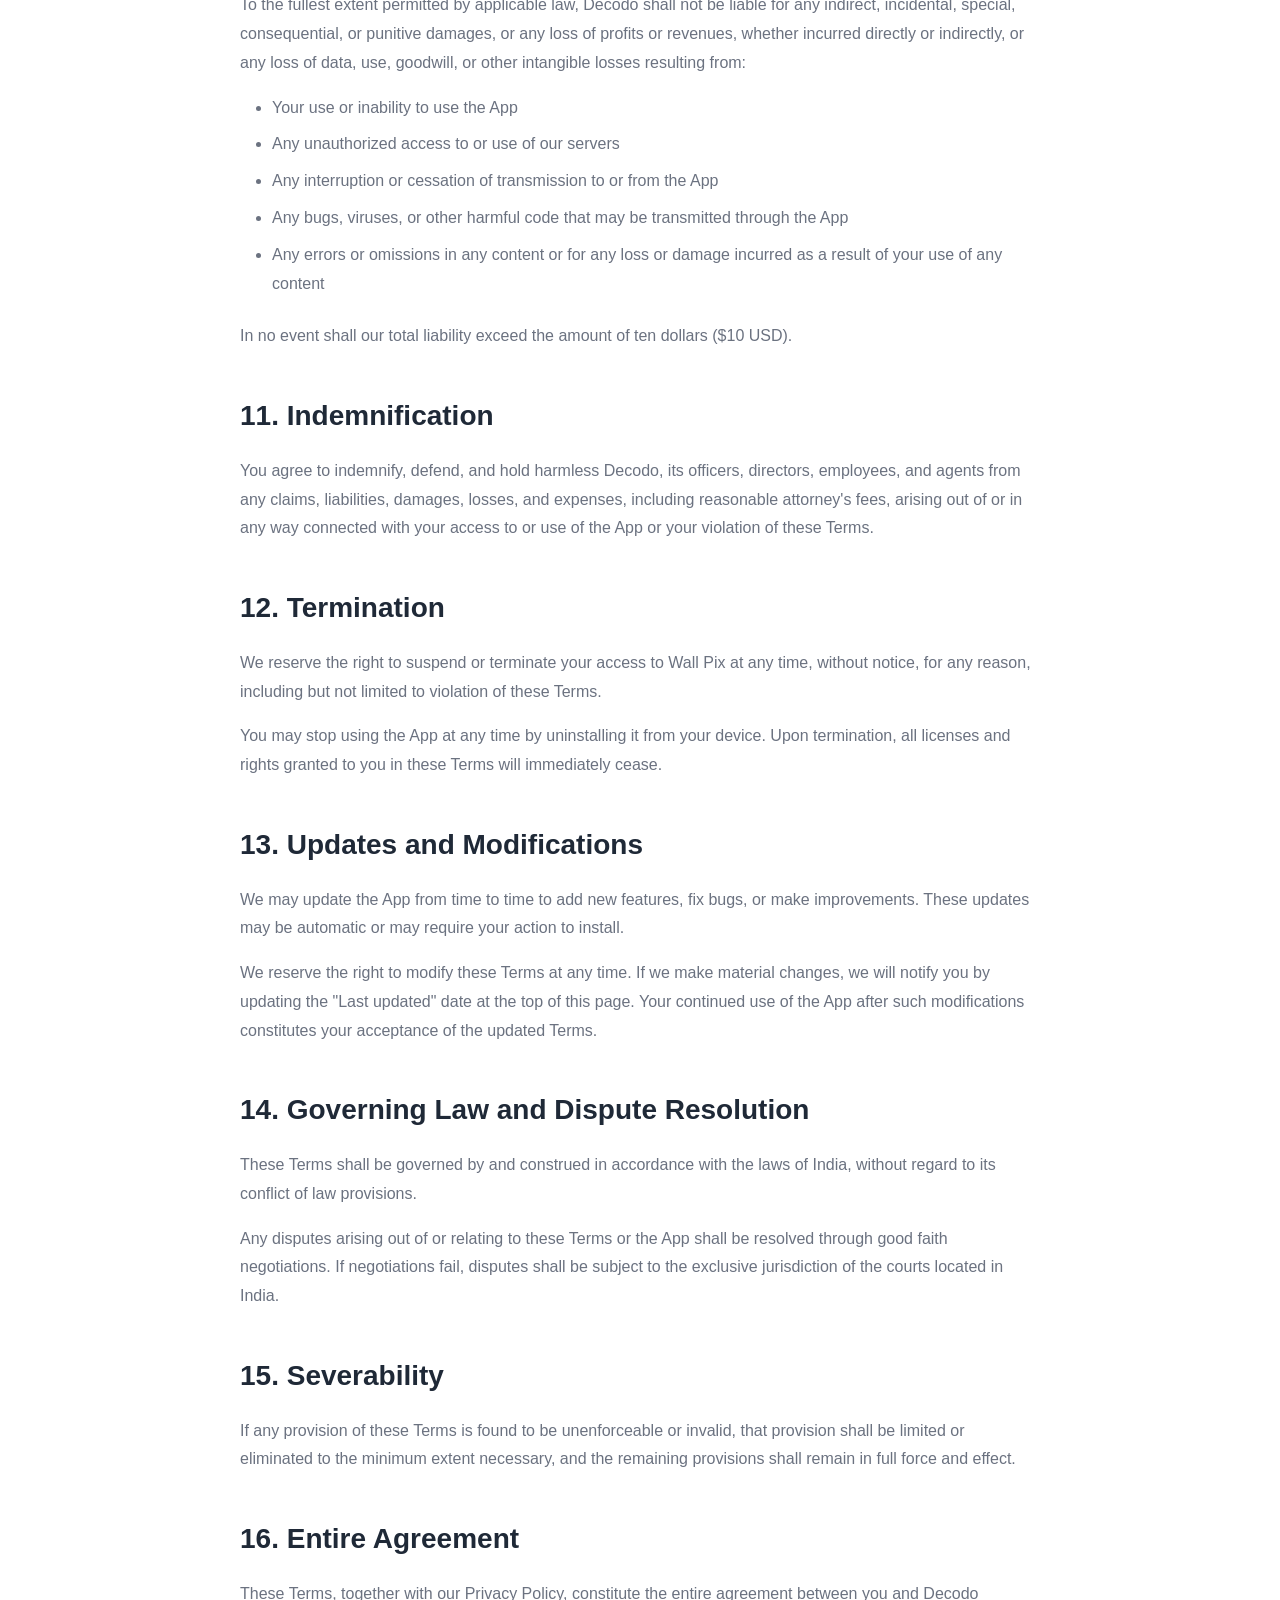
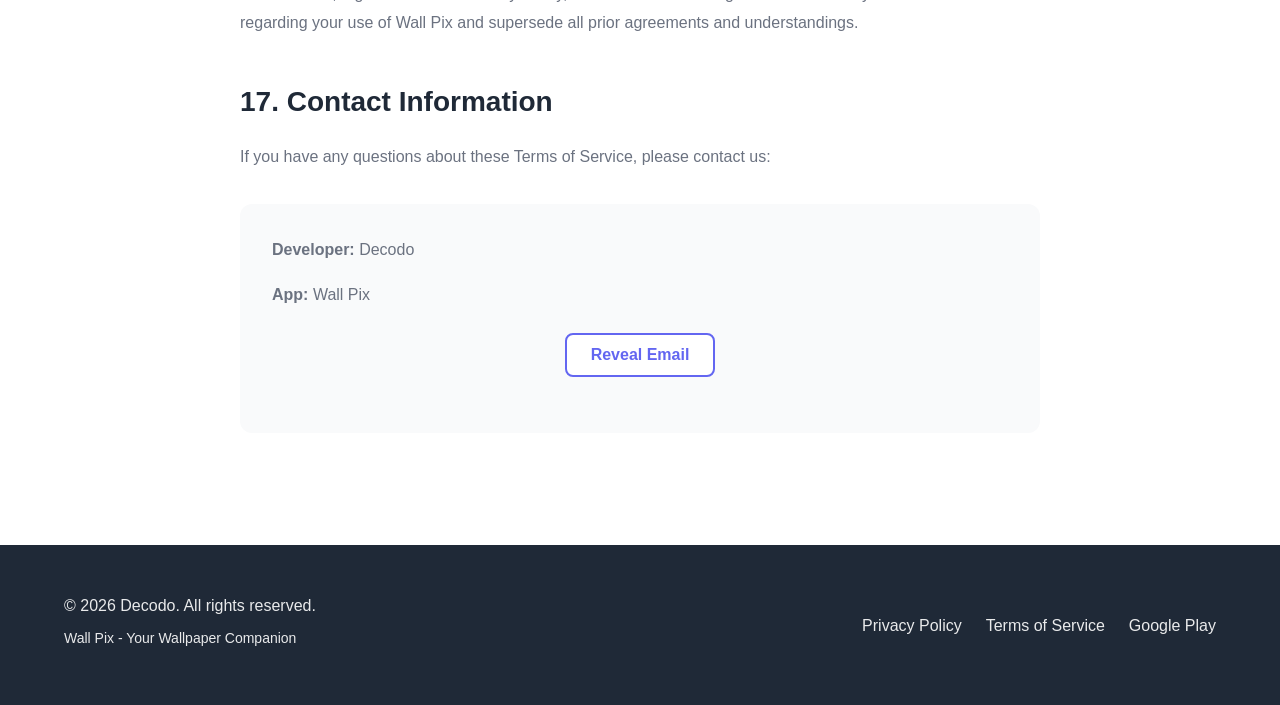
<file: wall_pix/terms_of_service.html>
<!DOCTYPE html>
<html lang="en">

<head>
    <meta charset="UTF-8">
    <meta name="viewport" content="width=device-width, initial-scale=1.0">
    <meta name="description"
        content="Terms of Service for Wall Pix - Read the terms and conditions for using our wallpaper app.">

    <!-- Open Graph tags -->
    <meta property="og:title" content="Terms of Service - Wall Pix">
    <meta property="og:description" content="Terms of Service for Wall Pix wallpaper app.">
    <meta property="og:type" content="website">

    <title>Terms of Service - Wall Pix</title>

    <!-- Favicon -->
    <link rel="icon" type="image/png" sizes="32x32" href="assets/wall_pix_logo.png">
    <link rel="icon" type="image/png" sizes="16x16" href="assets/wall_pix_logo.png">
    <link rel="apple-touch-icon" href="assets/wall_pix_logo.png">

    <link rel="stylesheet" href="styles.css">
</head>

<body>
    <!-- Header -->
    <header>
        <div class="container">
            <div class="header-content">
                <div class="logo-section">
                    <img src="assets/wall_pix_logo.png" alt="Wall Pix Logo" class="logo">
                    <span class="app-name">Wall Pix</span>
                </div>
                <nav>
                    <ul class="nav-menu">
                        <li><a href="index.html">Home</a></li>
                        <li><a href="privacy_policy.html">Privacy Policy</a></li>
                        <li><a href="terms_of_service.html" class="active">Terms</a></li>
                        <li><a href="index.html#support">Support</a></li>
                    </ul>
                </nav>
            </div>
        </div>
    </header>

    <main>
        <section class="policy-page">
            <div class="container">
                <h1>Terms of Service</h1>
                <p class="last-updated"><strong>Last updated:</strong> February 16, 2026</p>

                <div class="policy-content">
                    <div class="disclaimer-note">
                        <p><em>This Terms of Service is a general template and not legal advice. Please consult with a
                                legal professional for specific guidance.</em></p>
                    </div>

                    <h2>1. Acceptance of Terms</h2>
                    <p>By downloading, installing, or using the Wall Pix mobile application (the "App"), you agree to be
                        bound by these Terms of Service ("Terms"). If you do not agree to these Terms, please do not use
                        the App.</p>
                    <p>These Terms constitute a legally binding agreement between you and Decodo ("we", "us", or "our")
                        governing your use of Wall Pix.</p>

                    <h2>2. Eligibility</h2>
                    <p>You must be at least 13 years of age to use Wall Pix. By using the App, you represent and warrant
                        that you meet this age requirement.</p>
                    <p>Wall Pix does not require user accounts or registration. The App is available for use by anyone
                        who meets the age requirement and agrees to these Terms.</p>

                    <h2>3. License and Permitted Use</h2>
                    <p>Subject to your compliance with these Terms, we grant you a limited, non-exclusive,
                        non-transferable, revocable license to download, install, and use Wall Pix on your personal
                        Android device solely for your personal, non-commercial use.</p>

                    <h3>You May:</h3>
                    <ul>
                        <li>Download and use wallpapers from the App for personal use on your devices</li>
                        <li>Save wallpapers to your device's storage</li>
                        <li>Set wallpapers as your home screen or lock screen background</li>
                        <li>Use the auto wallpaper changer and other features as intended</li>
                    </ul>

                    <h3>You May Not:</h3>
                    <ul>
                        <li>Use the App or its content for any commercial purpose without our express written permission
                        </li>
                        <li>Redistribute, sell, or license wallpapers obtained from the App</li>
                        <li>Modify, reverse engineer, decompile, or disassemble the App</li>
                        <li>Remove or alter any copyright, trademark, or other proprietary notices from the App or its
                            content</li>
                        <li>Use automated tools (bots, scrapers, etc.) to access or download content from the App</li>
                    </ul>

                    <h2>4. Intellectual Property</h2>
                    <p>The App and all wallpapers, graphics, images, and content therein are protected by copyright,
                        trademark, and other intellectual property laws. Wallpapers provided through the App are either
                        owned by us, licensed to us, or available under appropriate usage rights.</p>
                    <p>The Wall Pix name, logo, and branding are trademarks of Decodo and may not be used without our
                        express written permission.</p>

                    <h2>5. Prohibited Activities</h2>
                    <p>When using Wall Pix, you agree not to:</p>
                    <ul>
                        <li>Violate any applicable local, state, national, or international law</li>
                        <li>Engage in any conduct that restricts or inhibits anyone's use or enjoyment of the App</li>
                        <li>Attempt to gain unauthorized access to the App, our servers, or any systems or networks
                            connected to the App</li>
                        <li>Use the App in any manner that could damage, disable, overburden, or impair our services
                        </li>
                        <li>Interfere with or disrupt the integrity or performance of the App</li>
                        <li>Circumvent or attempt to circumvent any security features of the App</li>
                    </ul>

                    <h2>6. User Content</h2>
                    <p>Wall Pix does not currently support user-generated content or uploads. All wallpapers and content
                        are provided by us or our content partners. If this functionality changes in the future, these
                        Terms will be updated accordingly.</p>

                    <h2>7. Advertising</h2>
                    <p>Wall Pix is a free app supported by advertising. By using the App, you acknowledge and agree
                        that:</p>
                    <ul>
                        <li>Advertisements will be displayed within the App</li>
                        <li>Third-party advertisers may collect certain data as described in our Privacy Policy</li>
                        <li>We are not responsible for the content of third-party advertisements</li>
                    </ul>

                    <h2>8. Purchases and Subscriptions</h2>
                    <p><strong>Not Applicable:</strong> Wall Pix does not currently offer in-app purchases,
                        subscriptions, or paid features. The App is completely free to use with ad support.</p>

                    <h2>9. Disclaimers</h2>
                    <p>Wall Pix is provided on an "AS IS" and "AS AVAILABLE" basis without warranties of any kind,
                        either express or implied, including but not limited to:</p>
                    <ul>
                        <li>Warranties of merchantability or fitness for a particular purpose</li>
                        <li>Warranties that the App will be uninterrupted, error-free, or secure</li>
                        <li>Warranties regarding the accuracy, reliability, or quality of any content</li>
                    </ul>
                    <p>We do not warrant that the App will meet your requirements or that defects will be corrected. We
                        make no guarantees about the availability of specific wallpapers or features.</p>

                    <h2>10. Limitation of Liability</h2>
                    <p>To the fullest extent permitted by applicable law, Decodo shall not be liable for any indirect,
                        incidental, special, consequential, or punitive damages, or any loss of profits or revenues,
                        whether incurred directly or indirectly, or any loss of data, use, goodwill, or other intangible
                        losses resulting from:</p>
                    <ul>
                        <li>Your use or inability to use the App</li>
                        <li>Any unauthorized access to or use of our servers</li>
                        <li>Any interruption or cessation of transmission to or from the App</li>
                        <li>Any bugs, viruses, or other harmful code that may be transmitted through the App</li>
                        <li>Any errors or omissions in any content or for any loss or damage incurred as a result of
                            your use of any content</li>
                    </ul>
                    <p>In no event shall our total liability exceed the amount of ten dollars ($10 USD).</p>

                    <h2>11. Indemnification</h2>
                    <p>You agree to indemnify, defend, and hold harmless Decodo, its officers, directors, employees, and
                        agents from any claims, liabilities, damages, losses, and expenses, including reasonable
                        attorney's fees, arising out of or in any way connected with your access to or use of the App or
                        your violation of these Terms.</p>

                    <h2>12. Termination</h2>
                    <p>We reserve the right to suspend or terminate your access to Wall Pix at any time, without notice,
                        for any reason, including but not limited to violation of these Terms.</p>
                    <p>You may stop using the App at any time by uninstalling it from your device. Upon termination, all
                        licenses and rights granted to you in these Terms will immediately cease.</p>

                    <h2>13. Updates and Modifications</h2>
                    <p>We may update the App from time to time to add new features, fix bugs, or make improvements.
                        These updates may be automatic or may require your action to install.</p>
                    <p>We reserve the right to modify these Terms at any time. If we make material changes, we will
                        notify you by updating the "Last updated" date at the top of this page. Your continued use of
                        the App after such modifications constitutes your acceptance of the updated Terms.</p>

                    <h2>14. Governing Law and Dispute Resolution</h2>
                    <p>These Terms shall be governed by and construed in accordance with the laws of India, without
                        regard to its conflict of law provisions.</p>
                    <p>Any disputes arising out of or relating to these Terms or the App shall be resolved through good
                        faith negotiations. If negotiations fail, disputes shall be subject to the exclusive
                        jurisdiction of the courts located in India.</p>

                    <h2>15. Severability</h2>
                    <p>If any provision of these Terms is found to be unenforceable or invalid, that provision shall be
                        limited or eliminated to the minimum extent necessary, and the remaining provisions shall remain
                        in full force and effect.</p>

                    <h2>16. Entire Agreement</h2>
                    <p>These Terms, together with our Privacy Policy, constitute the entire agreement between you and
                        Decodo regarding your use of Wall Pix and supersede all prior agreements and understandings.</p>

                    <h2>17. Contact Information</h2>
                    <p>If you have any questions about these Terms of Service, please contact us:</p>
                    <div class="contact-section">
                        <p><strong>Developer:</strong> Decodo</p>
                        <p><strong>App:</strong> Wall Pix</p>
                        <div class="email-reveal">
                            <div class="email-buttons">
                                <button id="reveal-email-btn" class="btn btn-secondary">Reveal Email</button>
                                <button id="copy-email-btn" class="btn btn-secondary" style="display: none;">Copy
                                    Email</button>
                            </div>
                            <p id="email-display" class="email-text"></p>
                            <noscript>
                                <p class="email-noscript">decoodo [at] protonmail [dot] com</p>
                            </noscript>
                        </div>
                    </div>
                </div>
            </div>
        </section>
    </main>

    <!-- Footer -->
    <footer>
        <div class="container">
            <div class="footer-content">
                <div class="footer-info">
                    <p>&copy; 2026 Decodo. All rights reserved.</p>
                    <p class="footer-app">Wall Pix - Your Wallpaper Companion</p>
                </div>
                <nav class="footer-nav">
                    <a href="privacy_policy.html">Privacy Policy</a>
                    <a href="terms_of_service.html">Terms of Service</a>
                    <a href="https://play.google.com/store/apps/details?id=com.wall.pix" target="_blank"
                        rel="noopener noreferrer">Google Play</a>
                </nav>
            </div>
        </div>
    </footer>

    <script src="script.js"></script>
</body>

</html>
</file>
<file: assets/css/style.css>
:root {
    --bg-dark: #070708;
    --bg-card: #0f0f12;
    --accent-blue: #3b82f6;
    --accent-purple: #8b5cf6;
    --accent-glow: rgba(59, 130, 246, 0.15);
    --text-primary: #f8fafc;
    --text-secondary: #94a3b8;
    --glass-bg: rgba(255, 255, 255, 0.03);
    --glass-border: rgba(255, 255, 255, 0.08);
    --font-main: 'Inter', sans-serif;
    --font-heading: 'Outfit', sans-serif;
}

* {
    margin: 0;
    padding: 0;
    box-sizing: border-box;
}

html {
    scroll-behavior: smooth;
}

html,
body {
    overflow-x: hidden;
    width: 100%;
    position: relative;
}

body {
    background-color: var(--bg-dark);
    color: var(--text-primary);
    font-family: var(--font-main);
    line-height: 1.6;
}

/* Premium Background */
body::before {
    content: '';
    position: fixed;
    top: 0;
    left: 0;
    width: 100%;
    height: 100%;
    background: radial-gradient(circle at 50% 50%, #1a1a2e 0%, var(--bg-dark) 100%);
    z-index: -2;
}

body::after {
    content: '';
    position: fixed;
    top: 0;
    left: 0;
    width: 100%;
    height: 100%;
    background: url('../imgs/premium_abstract_bg.png') no-repeat center center/cover;
    opacity: 0.15;
    z-index: -1;
    filter: saturate(0.5);
}

.cursor-glow {
    position: fixed;
    width: 600px;
    height: 600px;
    background: radial-gradient(circle, var(--accent-glow) 0%, transparent 70%);
    border-radius: 50%;
    pointer-events: none;
    transform: translate(-50%, -50%);
    z-index: -1;
    transition: width 0.3s, height 0.3s;
}

a {
    text-decoration: none;
    color: inherit;
    transition: all 0.3s cubic-bezier(0.4, 0, 0.2, 1);
}

ul {
    list-style: none;
}

/* Navigation */
nav {
    position: fixed;
    top: 1.5rem;
    left: 50%;
    transform: translateX(-50%);
    width: 90%;
    max-width: 1100px;
    z-index: 1000;
}

.nav-container {
    background: rgba(10, 10, 12, 0.85);
    backdrop-filter: blur(25px);
    -webkit-backdrop-filter: blur(25px);
    border: 1px solid var(--glass-border);
    padding: 0.75rem 2rem;
    border-radius: 100px;
    display: flex;
    justify-content: space-between;
    align-items: center;
    box-shadow: 0 10px 30px rgba(0, 0, 0, 0.3);
}

.logo {
    font-family: var(--font-heading);
    font-size: 1.4rem;
    font-weight: 800;
    letter-spacing: -0.02em;
    background: linear-gradient(to right, var(--accent-blue), var(--accent-purple));
    -webkit-background-clip: text;
    background-clip: text;
    -webkit-text-fill-color: transparent;
    z-index: 1001;
}

.nav-links {
    display: flex;
    gap: 2rem;
    align-items: center;
}

.nav-links a {
    color: var(--text-secondary);
    font-weight: 500;
    font-size: 0.95rem;
}

.nav-links a:hover {
    color: var(--text-primary);
}

.nav-btn {
    padding: 0.5rem 1.25rem;
    border-radius: 50px;
    font-weight: 600;
    font-size: 0.9rem;
    transition: all 0.3s ease;
}

.github-nav {
    background: var(--glass-bg);
    border: 1px solid var(--glass-border);
}

.github-nav:hover {
    background: var(--glass-border);
}

/* Mobile Toggle */
.menu-toggle {
    display: none;
    flex-direction: column;
    gap: 6px;
    background: none;
    border: none;
    cursor: pointer;
    z-index: 1001;
    padding: 5px;
}

.bar {
    width: 25px;
    height: 2px;
    background-color: var(--text-primary);
    border-radius: 2px;
    transition: all 0.3s cubic-bezier(0.4, 0, 0.2, 1);
}

/* Hero Section */
.hero {
    min-height: 100vh;
    display: flex;
    align-items: center;
    justify-content: center;
    padding: 8rem 2rem 4rem;
    position: relative;
}

.hero-content {
    max-width: 900px;
    text-align: center;
}

.badge {
    display: inline-block;
    padding: 0.5rem 1.25rem;
    background: rgba(59, 130, 246, 0.1);
    border: 1px solid rgba(59, 130, 246, 0.2);
    border-radius: 50px;
    color: var(--accent-blue);
    font-size: 0.85rem;
    font-weight: 600;
    text-transform: uppercase;
    letter-spacing: 0.1em;
    margin-bottom: 2rem;
}

.hero h1 {
    font-family: var(--font-heading);
    font-size: clamp(2.5rem, 10vw, 5.5rem);
    font-weight: 800;
    line-height: 1;
    margin-bottom: 2rem;
    letter-spacing: -0.03em;
}

.hero p {
    font-size: clamp(1.1rem, 2.5vw, 1.4rem);
    color: var(--text-secondary);
    max-width: 700px;
    margin: 0 auto 3rem;
    line-height: 1.6;
}

.hero-btns {
    display: flex;
    gap: 1.5rem;
    justify-content: center;
}

.btn {
    display: inline-block;
    background: linear-gradient(135deg, var(--accent-blue), var(--accent-purple));
    padding: 1.1rem 2.8rem;
    border-radius: 12px;
    font-weight: 600;
    font-size: 1.05rem;
    color: white;
    box-shadow: 0 10px 30px rgba(59, 130, 246, 0.2);
}

.btn:hover {
    transform: translateY(-4px);
    box-shadow: 0 20px 40px rgba(59, 130, 246, 0.4);
}

.btn-outline {
    background: transparent;
    border: 1px solid var(--glass-border);
    box-shadow: none;
}

.btn-outline:hover {
    background: var(--glass-bg);
    border-color: var(--text-secondary);
}

.playstore-btn {
    display: flex;
    align-items: center;
    gap: 0.5rem;
}

/* Projects Section */
.projects {
    padding: 10rem 2rem;
    max-width: 1300px;
    margin: 0 auto;
}

.section-header {
    text-align: center;
    margin-bottom: 5rem;
}

.section-header h2 {
    font-family: var(--font-heading);
    font-size: 3rem;
    margin-bottom: 1rem;
}

.section-header p {
    color: var(--text-secondary);
    font-size: 1.2rem;
}

.project-grid {
    display: grid;
    grid-template-columns: repeat(auto-fit, minmax(clamp(280px, 100%, 380px), 1fr));
    gap: 3rem;
    width: 100%;
}

.project-card {
    background: var(--bg-card);
    border: 1px solid var(--glass-border);
    border-radius: 32px;
    overflow: hidden;
    display: flex;
    flex-direction: column;
}

.project-image {
    height: 240px;
    background: #151518;
    display: flex;
    align-items: center;
    justify-content: center;
    padding: 2rem;
    position: relative;
    overflow: hidden;
}

.project-image img {
    max-width: 140px;
    filter: drop-shadow(0 10px 20px rgba(0, 0, 0, 0.3));
    transition: transform 0.5s ease;
}

.project-card:hover .project-image img {
    transform: scale(1.1);
}

.project-info {
    padding: 2.5rem;
    flex-grow: 1;
    display: flex;
    flex-direction: column;
}

.project-info h3 {
    font-family: var(--font-heading);
    font-size: 1.8rem;
    margin-bottom: 1rem;
}

.project-info p {
    color: var(--text-secondary);
    margin-bottom: 2rem;
    font-size: 1.05rem;
}

.project-link {
    margin-top: auto;
    color: var(--accent-blue);
    font-weight: 600;
    font-size: 1rem;
}

.project-card:hover {
    border-color: rgba(59, 130, 246, 0.3);
    transform: translateY(-12px);
    box-shadow: 0 30px 60px rgba(0, 0, 0, 0.5);
}

/* GitHub Section */
.github-section {
    padding: 5rem 2rem;
    max-width: 1300px;
    margin: 0 auto;
}

.github-card {
    background: linear-gradient(135deg, #111115 0%, #0a0a0c 100%);
    border: 1px solid var(--glass-border);
    border-radius: 40px;
    padding: 4rem;
    display: grid;
    grid-template-columns: 1fr 1fr;
    align-items: center;
    gap: 4rem;
    position: relative;
    overflow: hidden;
}

.github-content h2 {
    font-family: var(--font-heading);
    font-size: 2.5rem;
    margin-bottom: 1.5rem;
}

.github-content p {
    color: var(--text-secondary);
    font-size: 1.2rem;
    margin-bottom: 2.5rem;
}

.github-visual-new {
    display: flex;
    align-items: center;
    justify-content: center;
}

.github-lockup {
    max-width: 100%;
    height: auto;
    filter: drop-shadow(0 0 30px rgba(255, 255, 255, 0.1));
}

/* Footer */
footer {
    border-top: 1px solid var(--glass-border);
    padding: 5rem 2rem;
}

.footer-content {
    max-width: 1200px;
    margin: 0 auto;
    display: flex;
    flex-direction: column;
    align-items: center;
    gap: 2rem;
}

.footer-logo {
    font-family: var(--font-heading);
    font-size: 1.5rem;
    font-weight: 800;
}

.footer-nav {
    display: flex;
    gap: 2rem;
    flex-wrap: wrap;
    justify-content: center;
}

.footer-nav a {
    color: var(--text-secondary);
    font-size: 0.9rem;
}

.footer-nav a:hover {
    color: var(--text-primary);
}

/* Animations */
@keyframes fadeInUp {
    from {
        opacity: 0;
        transform: translateY(40px);
    }

    to {
        opacity: 1;
        transform: translateY(0);
    }
}

.hero-content>* {
    animation: fadeInUp 1s cubic-bezier(0.2, 0, 0.2, 1) forwards;
}

.badge {
    animation-delay: 0.1s;
}

.hero h1 {
    animation-delay: 0.2s;
}

.hero p {
    animation-delay: 0.3s;
}

.hero-btns {
    animation-delay: 0.4s;
}

/* Mobile Optimizations */
@media (max-width: 900px) {
    .github-card {
        grid-template-columns: 1fr;
        text-align: center;
        padding: 4rem 2rem;
        gap: 2rem;
    }

    .github-content {
        order: 2;
    }

    .github-visual-new {
        order: 1;
        max-width: 200px;
        margin: 0 auto;
    }
}

@media (max-width: 768px) {
    .menu-toggle {
        display: flex;
    }

    .nav-links {
        position: fixed;
        top: 0;
        right: -100%;
        width: 100%;
        height: 100vh;
        background: rgba(7, 7, 8, 0.98);
        flex-direction: column;
        justify-content: center;
        padding: 2rem;
        transition: 0.4s cubic-bezier(0.4, 0, 0.2, 1);
        backdrop-filter: blur(10px);
        z-index: 1000;
        visibility: hidden;
        /* Prevent interaction and potential layout shift when hidden */
    }

    .nav-links.active {
        right: 0;
        visibility: visible;
    }

    .nav-links li {
        width: 100%;
        text-align: center;
    }

    .nav-links a {
        font-size: 1.5rem;
        display: block;
        padding: 1rem;
    }

    .nav-btn {
        width: fit-content;
        margin: 1rem auto;
    }

    .menu-toggle.active .bar:nth-child(1) {
        transform: translateY(8px) rotate(45deg);
    }

    .menu-toggle.active .bar:nth-child(2) {
        opacity: 0;
    }

    .menu-toggle.active .bar:nth-child(3) {
        transform: translateY(-8px) rotate(-45deg);
    }

    .hero {
        padding-top: 6rem;
    }

    .btn {
        width: 100%;
    }

    .github-card {
        padding: 3rem 1.5rem;
    }
}

/* Page Content Base */
.page-content {
    padding-top: 12rem;
}

.about-hero {
    text-align: center;
    max-width: 900px;
    margin: 0 auto 8rem;
    padding: 0 2rem;
}

.vision-section {
    max-width: 1200px;
    margin: 0 auto 10rem;
    padding: 0 2rem;
}

.vision-grid {
    display: grid;
    grid-template-columns: repeat(auto-fit, minmax(300px, 1fr));
    gap: 3rem;
}

.vision-card {
    background: var(--bg-card);
    border: 1px solid var(--glass-border);
    padding: 3rem;
    border-radius: 32px;
}

.vision-card h3 {
    font-family: var(--font-heading);
    font-size: 1.5rem;
    margin-bottom: 1.5rem;
    color: var(--accent-blue);
}

.mission-text {
    max-width: 800px;
    margin: 0 auto 10rem;
    padding: 0 2rem;
    text-align: center;
}

.mission-text h2 {
    font-family: var(--font-heading);
    font-size: 2.5rem;
    margin-bottom: 2rem;
}

.mission-text p {
    font-size: 1.25rem;
    color: var(--text-secondary);
    line-height: 1.8;
}

.nav-links a.active {
    color: var(--text-primary);
}

.nav-links a.active::after {
    content: '';
    display: block;
    width: 20px;
    height: 2px;
    background: var(--accent-blue);
    margin: 4px auto 0;
    border-radius: 2px;
}
</file>
<file: tiptok/assets/css/style.css>
﻿:root {
  --bg: #0b0f17;
  --card: rgba(255, 255, 255, 0.06);
  --text: rgba(255, 255, 255, 0.92);
  --muted: rgba(255, 255, 255, 0.70);
  --border: rgba(255, 255, 255, 0.14);
  --accent: #7c5cff;
  --accent-bright: #9d7fff;
  --shadow: 0 14px 40px rgba(0, 0, 0, 0.35);
  --radius: 16px;
  --maxw: 1200px;
  --maxw-narrow: 920px;
  --font: ui-sans-serif, system-ui, -apple-system, Segoe UI, Roboto, Helvetica,
    Arial, "Apple Color Emoji", "Segoe UI Emoji";
}

@media (prefers-color-scheme: light) {
  :root {
    --bg: #f6f7fb;
    --card: #ffffff;
    --text: #111827;
    --muted: #4b5563;
    --border: #e5e7eb;
    --accent: #5b4bff;
    --accent-bright: #7c5cff;
    --shadow: 0 10px 30px rgba(17, 24, 39, 0.10);
  }
}

*,
*::before,
*::after {
  box-sizing: border-box;
}

html,
body {
  min-height: 100%;
}

body {
  margin: 0;
  font-family: var(--font);
  background:
    radial-gradient(1200px 600px at 15% 5%,
      rgba(124, 92, 255, 0.35),
      transparent 60%),
    radial-gradient(900px 500px at 85% 15%,
      rgba(56, 189, 248, 0.20),
      transparent 55%),
    var(--bg);
  color: var(--text);
  line-height: 1.6;
}

a {
  color: var(--accent-bright);
  text-decoration: none;
}

a:hover {
  text-decoration: underline;
}

code {
  font-family: ui-monospace, SFMono-Regular, Menlo, Monaco, Consolas,
    "Liberation Mono", "Courier New", monospace;
  font-size: 0.95em;
  padding: 2px 6px;
  border-radius: 10px;
  border: 1px solid var(--border);
  background: rgba(255, 255, 255, 0.06);
}

.skip-link {
  position: absolute;
  left: -9999px;
  top: 12px;
  padding: 10px 14px;
  border-radius: 12px;
  background: var(--card);
  border: 1px solid var(--border);
  color: var(--text);
  z-index: 1000;
}

.skip-link:focus {
  left: 12px;
}

.wrap {
  max-width: var(--maxw);
  margin: 0 auto;
  padding: 44px 18px 72px;
}

.wrap--narrow {
  max-width: var(--maxw-narrow);
}

.muted {
  color: var(--muted);
}

.pill {
  padding: 6px 10px;
  border: 1px solid var(--border);
  border-radius: 999px;
  background: rgba(255, 255, 255, 0.04);
}

.card {
  margin-top: 20px;
  background: var(--card);
  border: 1px solid var(--border);
  border-radius: var(--radius);
  box-shadow: var(--shadow);
  overflow: hidden;
}

.content {
  padding: 22px 20px;
}

.content p {
  margin: 0 0 12px;
}

.content ul {
  margin: 0 0 12px 18px;
  padding: 0;
}

.content li {
  margin: 6px 0;
}

.page-header {
  margin-bottom: 18px;
}

.badge {
  display: inline-flex;
  align-items: center;
  gap: 10px;
  padding: 8px 12px;
  border: 1px solid var(--border);
  border-radius: 999px;
  background: rgba(255, 255, 255, 0.04);
  font-size: 14px;
  color: var(--muted);
  backdrop-filter: blur(6px);
}

.dot {
  width: 10px;
  height: 10px;
  border-radius: 50%;
  background: var(--accent);
  box-shadow: 0 0 0 5px rgba(124, 92, 255, 0.15);
}

h1 {
  font-size: clamp(28px, 3.6vw, 44px);
  line-height: 1.15;
  margin: 14px 0 8px;
  letter-spacing: -0.02em;
}

h2 {
  margin: 22px 0 8px;
  font-size: 18px;
  letter-spacing: -0.01em;
}

h2:first-child {
  margin-top: 0;
}

.subtitle {
  margin: 0;
  color: var(--muted);
  font-size: 16px;
  max-width: 70ch;
}

.site-nav {
  position: sticky;
  top: 0;
  z-index: 100;
  background: rgba(11, 15, 23, 0.85);
  backdrop-filter: blur(12px);
  border-bottom: 1px solid var(--border);
}

@media (prefers-color-scheme: light) {
  .site-nav {
    background: rgba(246, 247, 251, 0.88);
  }
}

.nav-content {
  max-width: var(--maxw);
  margin: 0 auto;
  padding: 16px 24px;
  display: flex;
  justify-content: space-between;
  align-items: center;
  gap: 18px;
}

.logo {
  display: flex;
  align-items: center;
  gap: 12px;
  font-size: 20px;
  font-weight: 700;
  color: var(--text);
  text-decoration: none;
  transition: transform 0.2s ease;
}

.logo:hover {
  transform: translateY(-2px);
  text-decoration: none;
}

.logo img {
  width: 36px;
  height: 36px;
  border-radius: 8px;
}

.nav-links {
  display: flex;
  gap: 22px;
  list-style: none;
  margin: 0;
  padding: 0;
  flex-wrap: wrap;
  justify-content: flex-end;
}

.nav-links a {
  color: var(--muted);
  text-decoration: none;
  font-weight: 600;
  transition: color 0.2s ease;
}

.nav-links a:hover {
  color: var(--text);
  text-decoration: none;
}

.nav-links a.is-active {
  color: var(--text);
}

.hero {
  max-width: var(--maxw);
  margin: 0 auto;
  padding: 80px 24px 60px;
  text-align: center;
}

.hero h1 {
  font-size: clamp(36px, 5vw, 58px);
  line-height: 1.1;
  margin: 14px 0 20px;
  letter-spacing: -0.03em;
  background: linear-gradient(135deg, var(--text) 0%, var(--accent-bright) 100%);
  -webkit-background-clip: text;
  background-clip: text;
  -webkit-text-fill-color: transparent;
}

.hero .subtitle {
  font-size: clamp(18px, 2vw, 22px);
  max-width: 700px;
  margin: 0 auto 22px;
}

.legal-links {
  margin: 0 auto 34px;
  color: var(--muted);
  font-size: 14px;
}

.legal-links a {
  color: var(--accent-bright);
  font-weight: 700;
}

.cta-buttons {
  display: flex;
  gap: 16px;
  justify-content: center;
  flex-wrap: wrap;
}

.btn-primary {
  display: inline-flex;
  align-items: center;
  gap: 8px;
  padding: 14px 32px;
  background: linear-gradient(135deg, var(--accent) 0%, var(--accent-bright) 100%);
  color: white;
  text-decoration: none;
  border-radius: 12px;
  font-weight: 700;
  font-size: 16px;
  box-shadow: 0 8px 24px rgba(124, 92, 255, 0.35);
  transition: transform 0.3s ease, box-shadow 0.3s ease;
}

.btn-primary:hover {
  transform: translateY(-2px);
  box-shadow: 0 12px 32px rgba(124, 92, 255, 0.45);
  text-decoration: none;
}

.play-badge {
  height: 52px;
  transition: transform 0.3s ease;
}

.play-badge:hover {
  transform: translateY(-2px);
  text-decoration: none;
}

.hero-image {
  margin: 60px auto 0;
  max-width: 300px;
}

.hero-image img {
  width: 100%;
  height: auto;
  filter: drop-shadow(0 20px 50px rgba(124, 92, 255, 0.4));
  animation: tiptok-float 4.5s ease-in-out infinite;
  will-change: transform;
}

.hero-image img:hover {
  animation-play-state: paused;
}

@keyframes tiptok-float {
  0%,
  100% {
    transform: translateY(0);
  }

  50% {
    transform: translateY(-10px);
  }
}

.meta-line {
  margin: 10px auto 0;
  max-width: 820px;
  color: var(--muted);
  font-size: 13px;
}

.features,
.why-choose {
  max-width: var(--maxw);
  margin: 80px auto;
  padding: 0 24px;
}

.section-header {
  text-align: center;
  margin-bottom: 50px;
}

.section-header--compact {
  margin-bottom: 0;
}

.section-title {
  font-size: clamp(28px, 4vw, 38px);
  margin: 0 0 12px;
  letter-spacing: -0.02em;
}

.section-desc {
  color: var(--muted);
  font-size: 18px;
  max-width: 680px;
  margin: 0 auto;
}

.feature-grid {
  display: grid;
  grid-template-columns: repeat(auto-fit, minmax(280px, 1fr));
  gap: 24px;
}

.feature-card {
  background: var(--card);
  border: 1px solid var(--border);
  border-radius: var(--radius);
  padding: 28px;
  box-shadow: var(--shadow);
  transition: transform 0.3s ease, border-color 0.3s ease, box-shadow 0.3s ease;
}

.feature-card:hover {
  transform: translateY(-4px);
  border-color: var(--accent);
  box-shadow: 0 20px 50px rgba(0, 0, 0, 0.4);
}

.feature-icon {
  font-size: 36px;
  margin-bottom: 16px;
}

.feature-title {
  font-size: 20px;
  font-weight: 700;
  margin: 0 0 10px;
}

.feature-desc {
  color: var(--muted);
  font-size: 15px;
  line-height: 1.6;
  margin: 0;
}

.reasons {
  display: grid;
  grid-template-columns: repeat(auto-fit, minmax(250px, 1fr));
  gap: 20px;
}

.reason {
  background: var(--card);
  border: 1px solid var(--border);
  border-radius: var(--radius);
  padding: 24px;
  display: flex;
  align-items: start;
  gap: 16px;
  transition: transform 0.3s ease, border-color 0.3s ease;
}

.reason:hover {
  transform: translateX(4px);
  border-color: var(--accent);
}

.checkmark {
  font-size: 24px;
  color: var(--accent);
  flex-shrink: 0;
}

.reason-text {
  font-size: 16px;
}

.site-footer {
  margin-top: 100px;
  border-top: 1px solid var(--border);
  background: rgba(11, 15, 23, 0.6);
  backdrop-filter: blur(10px);
}

@media (prefers-color-scheme: light) {
  .site-footer {
    background: rgba(246, 247, 251, 0.7);
  }
}

.footer-content {
  max-width: var(--maxw);
  margin: 0 auto;
  padding: 40px 24px;
  text-align: center;
}

.footer-links {
  display: flex;
  gap: 24px;
  justify-content: center;
  flex-wrap: wrap;
  margin: 0 0 20px;
  padding: 0;
  list-style: none;
}

.footer-links a {
  color: var(--muted);
  text-decoration: none;
  font-weight: 600;
  transition: color 0.2s ease;
}

.footer-links a:hover {
  color: var(--accent);
  text-decoration: none;
}

.footer-text {
  color: var(--muted);
  font-size: 14px;
  margin: 8px 0 0;
}

@media (max-width: 768px) {
  .nav-content {
    padding: 14px 16px;
  }

  .nav-links {
    gap: 14px;
    font-size: 14px;
  }

  .hero {
    padding: 60px 20px 40px;
  }

  .cta-buttons {
    flex-direction: column;
    align-items: center;
  }

  .feature-grid,
  .reasons {
    grid-template-columns: 1fr;
  }
}

@media (prefers-reduced-motion: reduce) {

  *,
  *::before,
  *::after {
    animation: none !important;
    transition: none !important;
    scroll-behavior: auto !important;
  }
}

@media print {
  body {
    background: #fff;
    color: #000;
  }

  .site-nav,
  .site-footer {
    display: none;
  }

  a {
    color: #000;
    text-decoration: underline;
  }
}

.footer {
  margin-top: 18px;
  padding: 14px 20px;
  border-top: 1px solid var(--border);
  display: flex;
  flex-wrap: wrap;
  gap: 10px 18px;
  justify-content: space-between;
  align-items: center;
  color: var(--muted);
  font-size: 14px;
}

.pill {
  padding: 6px 10px;
  border: 1px solid var(--border);
  border-radius: 999px;
  background: rgba(255, 255, 255, 0.04);
}
</file>
<file: wall_pix/styles.css>
*{margin:0;padding:0;box-sizing:border-box}:root{--primary:#6366f1;--primary-dark:#4f46e5;--primary-light:#818cf8;--secondary:#10b981;--accent:#f59e0b;--text:#1f2937;--text-secondary:#6b7280;--text-light:#9ca3af;--bg-white:#fff;--bg-light:#f9fafb;--bg-gray:#f3f4f6;--border:#e5e7eb;--shadow-sm:0 1px 2px rgba(0,0,0,.05);--shadow-md:0 4px 6px rgba(0,0,0,.1);--shadow-lg:0 10px 15px rgba(0,0,0,.1);--shadow-xl:0 20px 25px rgba(0,0,0,.1);--radius-sm:.375rem;--radius-md:.5rem;--radius-lg:.75rem;--radius-xl:1rem}html{font-size:16px;scroll-behavior:smooth}body{font-family:-apple-system,BlinkMacSystemFont,"Segoe UI",Roboto,"Helvetica Neue",Arial,sans-serif;line-height:1.6;color:var(--text);background:var(--bg-white)}.container{max-width:1200px;margin:0 auto;padding:0 1.5rem}h1,h2,h3,h4,h5,h6{font-weight:700;line-height:1.2;margin-bottom:1rem;color:var(--text)}h1{font-size:2.5rem}h2{font-size:2rem}h3{font-size:1.5rem}p{margin-bottom:1rem;color:var(--text-secondary)}a{color:var(--primary);text-decoration:none;transition:all .3s}a:hover{color:var(--primary-dark)}a:focus{outline:2px solid var(--primary);outline-offset:2px}header{background:var(--bg-white);border-bottom:1px solid var(--border);padding:1rem 0;position:sticky;top:0;z-index:1000;box-shadow:var(--shadow-sm)}.header-content{display:flex;justify-content:space-between;align-items:center;gap:1.5rem}.logo-section{display:flex;align-items:center;gap:1rem}.logo{width:40px;height:40px;border-radius:var(--radius-md)}.app-name{font-size:1.25rem;font-weight:700;color:var(--text)}.nav-menu{display:flex;list-style:none;gap:1.5rem;align-items:center}.nav-menu a{color:var(--text-secondary);font-weight:500;padding:.5rem 1rem;border-radius:var(--radius-sm);transition:all .3s}.nav-menu a:hover,.nav-menu a.active{color:var(--primary);background:var(--bg-light)}.btn{display:inline-flex;align-items:center;justify-content:center;gap:.5rem;padding:.75rem 1.5rem;font-size:1rem;font-weight:600;border:none;border-radius:var(--radius-md);cursor:pointer;transition:all .3s;text-decoration:none;line-height:1}.btn:focus{outline:2px solid var(--primary);outline-offset:2px}.btn-primary{background:var(--primary);color:var(--bg-white)}.btn-primary:hover{background:var(--primary-dark);color:var(--bg-white);transform:translateY(-2px);box-shadow:var(--shadow-lg)}.btn-secondary{background:var(--bg-white);color:var(--primary);border:2px solid var(--primary)}.btn-secondary:hover{background:var(--primary);color:var(--bg-white)}.btn-icon{width:20px;height:20px}.cta-buttons{display:flex;gap:1.5rem;flex-wrap:wrap;margin-top:2rem}.hero{background:linear-gradient(135deg,#667eea 0%,#764ba2 100%);color:var(--bg-white);padding:4rem 0}.hero .container{display:grid;grid-template-columns:1fr 1fr;gap:3rem;align-items:center}.hero-content h1{color:var(--bg-white);margin-bottom:1.5rem;font-size:2.75rem}.hero-subtitle{font-size:1.5rem;font-weight:600;margin-bottom:1rem;color:var(--bg-white)}.hero-description{font-size:1.125rem;margin-bottom:2rem;color:rgba(255,255,255,.9)}.hero-image{display:flex;justify-content:center;align-items:center}.app-screenshot{width:100%;max-width:400px;height:auto;border-radius:var(--radius-xl);box-shadow:var(--shadow-xl)}section{padding:4rem 0}section h2{text-align:center;margin-bottom:3rem;font-size:2.25rem}.features{background:var(--bg-light)}.features-grid{display:grid;grid-template-columns:repeat(auto-fit,minmax(280px,1fr));gap:2rem}.feature-card{background:var(--bg-white);padding:2rem;border-radius:var(--radius-lg);box-shadow:var(--shadow-md);transition:all .3s;text-align:center}.feature-card:hover{transform:translateY(-5px);box-shadow:var(--shadow-xl)}.feature-icon{font-size:3rem;margin-bottom:1rem}.feature-card h3{color:var(--text);margin-bottom:1rem;font-size:1.25rem}.feature-card p{font-size:.95rem;color:var(--text-secondary)}.screenshots-grid{display:grid;grid-template-columns:repeat(auto-fit,minmax(200px,1fr));gap:2rem}.screenshot-img{width:100%;height:auto;border-radius:var(--radius-lg);box-shadow:var(--shadow-md);transition:all .3s}.screenshot-img:hover{transform:scale(1.05);box-shadow:var(--shadow-xl)}.faq{background:var(--bg-light)}.faq-list{max-width:800px;margin:0 auto}.faq-item{background:var(--bg-white);padding:2rem;margin-bottom:1.5rem;border-radius:var(--radius-lg);box-shadow:var(--shadow-sm)}.faq-item h3{color:var(--primary);font-size:1.125rem;margin-bottom:1rem}.faq-item p{margin-bottom:0}.support{background:var(--bg-white)}.support-content{max-width:700px;margin:0 auto;text-align:center}.support-info{margin-bottom:2rem}.support-info p{font-size:1.125rem;margin-bottom:1rem}.response-time{font-style:italic;color:var(--text-light)}.contact-methods h3{margin-bottom:1.5rem}.email-reveal{margin-top:1.5rem}.email-buttons{display:flex;gap:1rem;justify-content:center;margin:1.5rem 0}.email-text{font-size:1.125rem;font-weight:600;color:var(--primary);margin-top:1rem}.email-noscript{font-size:1.125rem;color:var(--text-secondary);font-family:monospace;background:var(--bg-gray);padding:1rem;border-radius:var(--radius-sm);display:inline-block}footer{background:var(--text);color:var(--bg-white);padding:3rem 0;margin-top:4rem}.footer-content{display:flex;justify-content:space-between;align-items:center;flex-wrap:wrap;gap:1.5rem}.footer-info p{color:rgba(255,255,255,.9);margin-bottom:.5rem}.footer-app{font-size:.875rem;color:rgba(255,255,255,.7)}.footer-nav{display:flex;gap:1.5rem}.footer-nav a{color:rgba(255,255,255,.9);font-weight:500}.footer-nav a:hover{color:var(--primary-light)}.policy-page{background:var(--bg-white);padding:3rem 0}.policy-page h1{font-size:2.5rem;margin-bottom:1rem}.last-updated{font-size:.875rem;color:var(--text-light);margin-bottom:3rem}.policy-content{max-width:800px;margin:0 auto;line-height:1.8}.policy-content h2{text-align:left;margin-top:3rem;margin-bottom:1.5rem;font-size:1.75rem;color:var(--text)}.policy-content h3{text-align:left;margin-top:2rem;margin-bottom:1rem;font-size:1.25rem;color:var(--text)}.policy-content ul,.policy-content ol{margin-left:2rem;margin-bottom:1.5rem}.policy-content li{margin-bottom:.5rem;color:var(--text-secondary)}.policy-content a{color:var(--primary);text-decoration:underline}.disclaimer-note{background:var(--bg-light);padding:1.5rem;border-left:4px solid var(--accent);margin-bottom:3rem;border-radius:var(--radius-sm)}.disclaimer-note p{margin:0;font-style:italic;color:var(--text-secondary)}.contact-section{background:var(--bg-light);padding:2rem;border-radius:var(--radius-lg);margin-top:2rem}@media(max-width:768px){.container{padding:0 1rem}h1{font-size:2rem}h2{font-size:1.75rem}h3{font-size:1.25rem}.header-content{flex-direction:column;align-items:flex-start}.nav-menu{flex-wrap:wrap;gap:1rem}.nav-menu a{font-size:.9rem;padding:.5rem .75rem}.hero .container{grid-template-columns:1fr;text-align:center}.hero-content h1{font-size:2rem}.hero-subtitle{font-size:1.25rem}.hero-description{font-size:1rem}.hero-image{order:-1}.cta-buttons{justify-content:center;gap:1rem}.btn{padding:.625rem 1.25rem;font-size:.9rem}.features-grid{grid-template-columns:1fr}.screenshots-grid{grid-template-columns:repeat(2,1fr);gap:1rem}.footer-content{flex-direction:column;text-align:center}.footer-nav{flex-direction:column;gap:1rem}.email-buttons{flex-direction:column}section h2{font-size:1.75rem}section{padding:2.5rem 0}}@media(max-width:480px){h1{font-size:1.75rem}h2{font-size:1.5rem}.hero-content h1{font-size:1.75rem}.hero-subtitle{font-size:1.125rem}.screenshots-grid{grid-template-columns:1fr}.app-screenshot{max-width:300px}}*:focus-visible{outline:2px solid var(--primary);outline-offset:2px}
</file>
